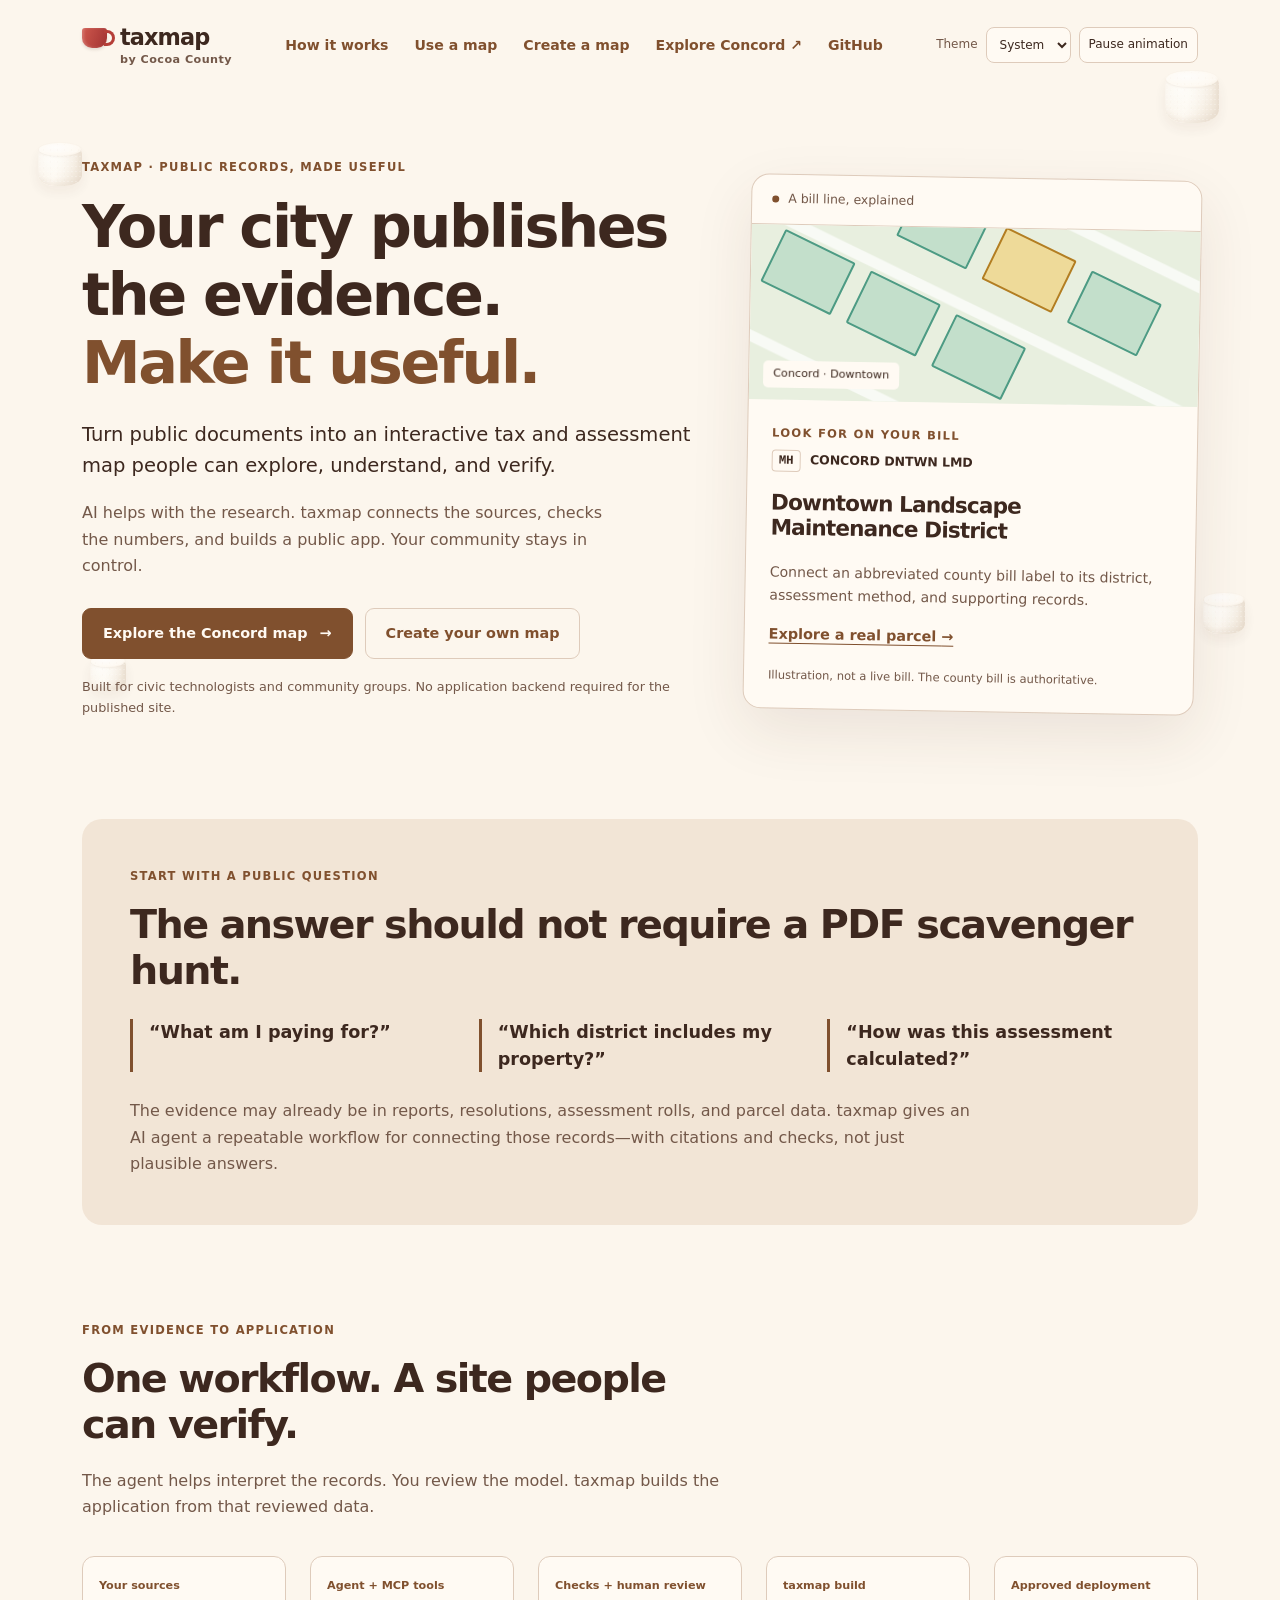
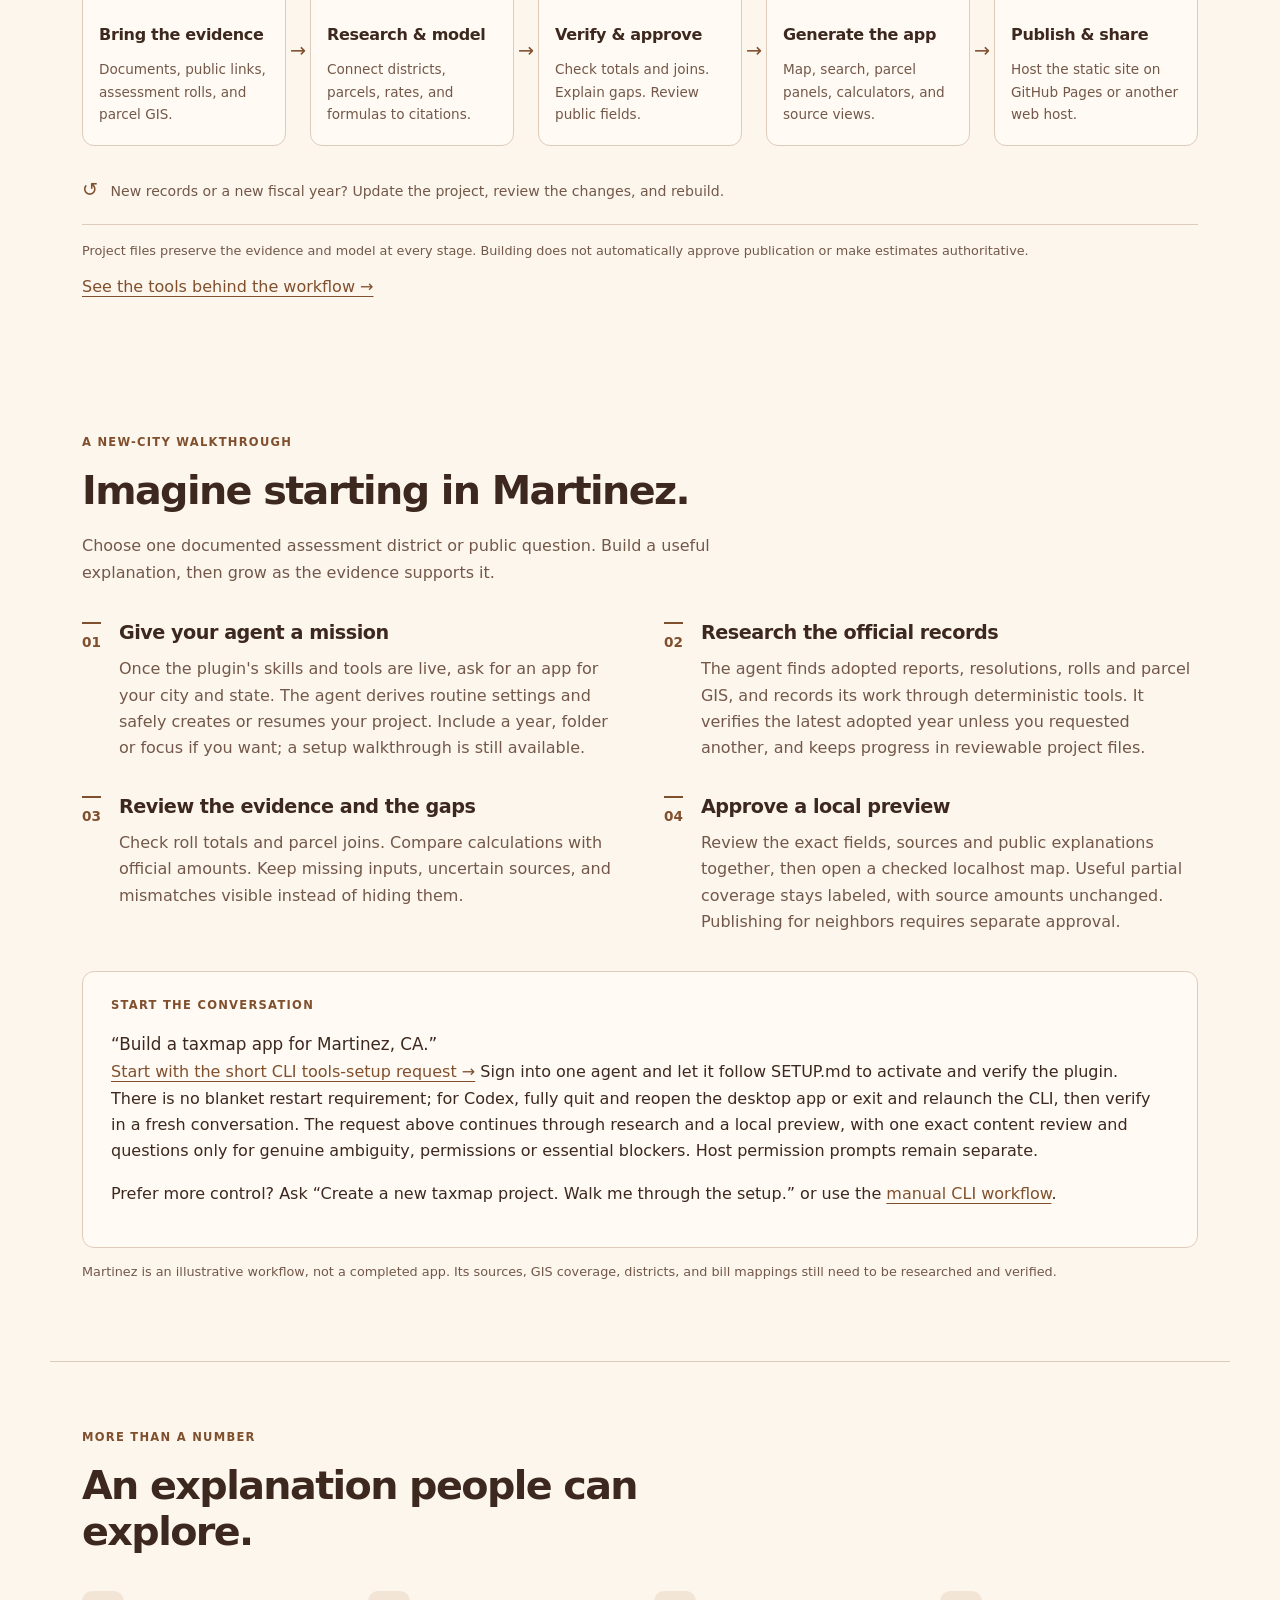
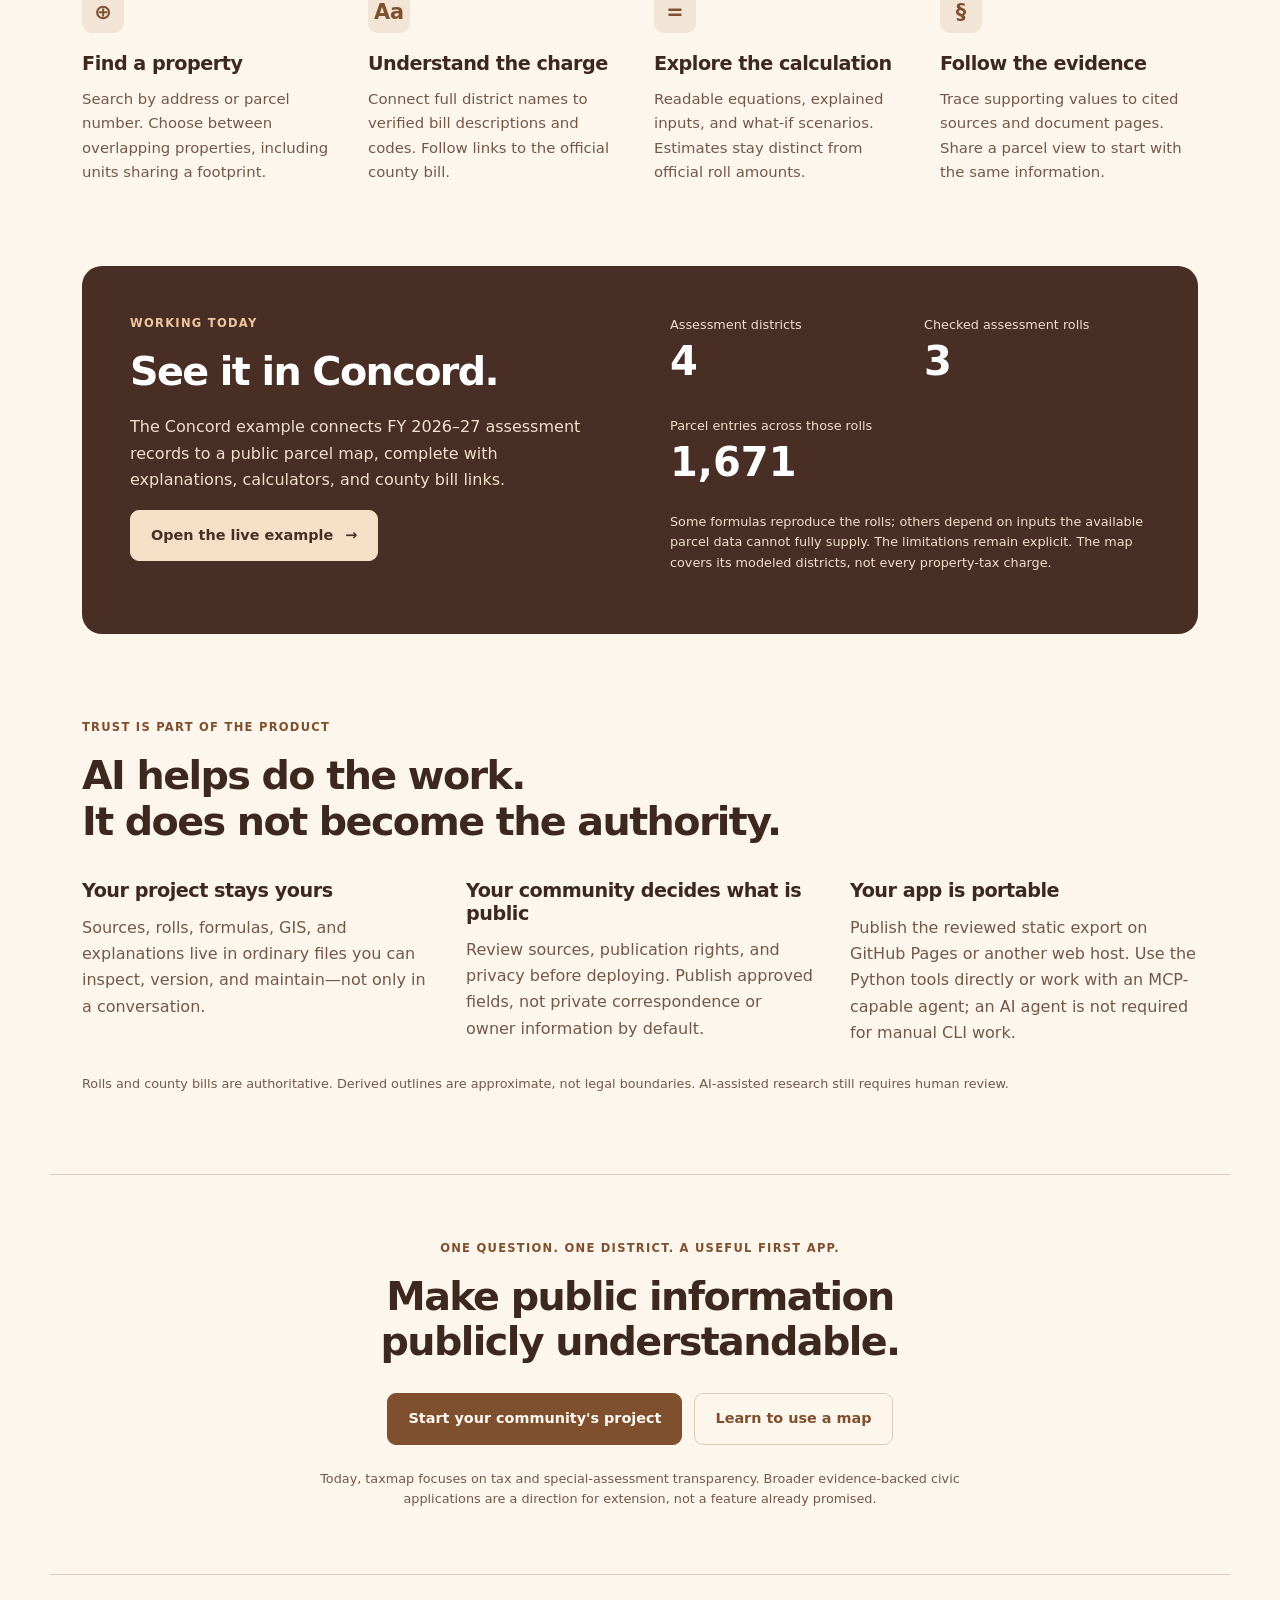
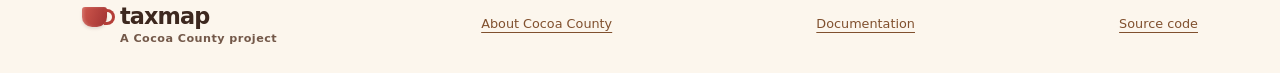
<file: website/index.html>
<!doctype html>
<html lang="en">
<head>
  <meta charset="utf-8">
  <meta name="viewport" content="width=device-width, initial-scale=1">
  <meta name="description" content="Turn public records into transparent tax and assessment maps. AI-assisted research, cited explanations, and a public app your community controls.">
  <meta name="theme-color" content="#fcf6ed">
  <title>taxmap | Public records, made useful</title>
  <link rel="icon" type="image/svg+xml" href="favicon.svg">
  <link rel="stylesheet" href="style.css?v=cocoa-4">
  <script src="theme.js?v=cocoa-2"></script>
</head>
<body>
  <a class="skip-link" href="#main">Skip to content</a>
  <header class="site-header">
    <a class="brand" href="./" aria-label="taxmap home">taxmap<small>by Cocoa County</small></a>
    <nav aria-label="Main navigation">
      <a href="#workflow">How it works</a>
      <a href="docs/use.html">Use a map</a>
      <a href="docs/create.html">Create a map</a>
      <a href="concord/">Explore Concord <span aria-hidden="true">&nearr;</span></a>
      <a class="nav-source" href="https://github.com/Cocoa-County/tax-map">GitHub</a>
    </nav>
  </header>
  <main id="main">
    <section class="hero">
      <div>
        <p class="eyebrow">taxmap &middot; Public records, made useful</p>
        <h1>Your city publishes the evidence.<br><em>Make it useful.</em></h1>
        <p class="lead">Turn public documents into an interactive tax and assessment map people can explore, understand, and verify.</p>
        <p class="hero-detail">AI helps with the research. taxmap connects the sources, checks the numbers, and builds a public app. Your community stays in control.</p>
        <div class="actions">
          <a class="button" href="concord/">Explore the Concord map <span aria-hidden="true">&rarr;</span></a>
          <a class="button secondary" href="docs/create.html">Create your own map</a>
        </div>
        <p class="fine">Built for civic technologists and community groups. No application backend required for the published site.</p>
      </div>
      <aside class="preview" aria-label="Example of an assessment explanation">
        <div class="preview-top"><span class="status-dot" aria-hidden="true"></span> A bill line, explained</div>
        <div class="map-art" aria-hidden="true">
          <span class="parcel p1"></span><span class="parcel p2"></span><span class="parcel p3"></span>
          <span class="parcel p4"></span><span class="parcel p5"></span><span class="parcel p6"></span>
          <span class="map-label">Concord &middot; Downtown</span>
        </div>
        <div class="preview-body">
          <p class="eyebrow">Look for on your bill</p>
          <p class="bill-name"><code>MH</code> CONCORD DNTWN LMD</p>
          <h2>Downtown Landscape Maintenance District</h2>
          <p>Connect an abbreviated county bill label to its district, assessment method, and supporting records.</p>
          <a href="concord/#apn=112101025">Explore a real parcel <span aria-hidden="true">&rarr;</span></a>
          <p class="fine">Illustration, not a live bill. The county bill is authoritative.</p>
        </div>
      </aside>
    </section>

    <section class="questions" aria-labelledby="questions-title">
      <p class="eyebrow">Start with a public question</p>
      <h2 id="questions-title">The answer should not require a PDF scavenger hunt.</h2>
      <div class="question-grid">
        <p>&ldquo;What am I paying for?&rdquo;</p>
        <p>&ldquo;Which district includes my property?&rdquo;</p>
        <p>&ldquo;How was this assessment calculated?&rdquo;</p>
      </div>
      <p>The evidence may already be in reports, resolutions, assessment rolls, and parcel data. taxmap gives an AI agent a repeatable workflow for connecting those records&mdash;with citations and checks, not just plausible answers.</p>
    </section>

    <section class="section workflow" id="workflow" aria-labelledby="workflow-title">
      <div class="section-heading">
        <p class="eyebrow">From evidence to application</p>
        <h2 id="workflow-title">One workflow. A site people can verify.</h2>
        <p>The agent helps interpret the records. You review the model. taxmap builds the application from that reviewed data.</p>
      </div>
      <ol class="workflow-diagram" aria-label="Five stages from public records to a published map">
        <li><span class="workflow-role">Your sources</span><h3>Bring the evidence</h3><p>Documents, public links, assessment rolls, and parcel GIS.</p></li>
        <li><span class="workflow-role">Agent + MCP tools</span><h3>Research &amp; model</h3><p>Connect districts, parcels, rates, and formulas to citations.</p></li>
        <li><span class="workflow-role">Checks + human review</span><h3>Verify &amp; approve</h3><p>Check totals and joins. Explain gaps. Review public fields.</p></li>
        <li><span class="workflow-role">taxmap build</span><h3>Generate the app</h3><p>Map, search, parcel panels, calculators, and source views.</p></li>
        <li><span class="workflow-role">Approved deployment</span><h3>Publish &amp; share</h3><p>Host the static site on GitHub Pages or another web host.</p></li>
      </ol>
      <p class="workflow-cycle"><span aria-hidden="true">&circlearrowleft;</span> New records or a new fiscal year? Update the project, review the changes, and rebuild.</p>
      <p class="fine">Project files preserve the evidence and model at every stage. Building does not automatically approve publication or make estimates authoritative.</p>
      <a href="docs/developers.html#workflow">See the tools behind the workflow &rarr;</a>
    </section>

    <section class="section" id="how-it-works" aria-labelledby="martinez-title">
      <div class="section-heading">
        <p class="eyebrow">A new-city walkthrough</p>
        <h2 id="martinez-title">Imagine starting in Martinez.</h2>
        <p>Choose one documented assessment district or public question. Build a useful explanation, then grow as the evidence supports it.</p>
      </div>
      <ol class="steps">
        <li><span class="step-number" aria-hidden="true">01</span><div><h3>Give your agent a mission</h3><p>Once the plugin's skills and tools are live, ask for an app for your city and state. The agent derives routine settings and safely creates or resumes your project. Include a year, folder or focus if you want; a setup walkthrough is still available.</p></div></li>
        <li><span class="step-number" aria-hidden="true">02</span><div><h3>Research the official records</h3><p>The agent finds adopted reports, resolutions, rolls and parcel GIS, and records its work through deterministic tools. It verifies the latest adopted year unless you requested another, and keeps progress in reviewable project files.</p></div></li>
        <li><span class="step-number" aria-hidden="true">03</span><div><h3>Review the evidence and the gaps</h3><p>Check roll totals and parcel joins. Compare calculations with official amounts. Keep missing inputs, uncertain sources, and mismatches visible instead of hiding them.</p></div></li>
        <li><span class="step-number" aria-hidden="true">04</span><div><h3>Approve a local preview</h3><p>Review the exact fields, sources and public explanations together, then open a checked localhost map. Useful partial coverage stays labeled, with source amounts unchanged. Publishing for neighbors requires separate approval.</p></div></li>
      </ol>
      <div class="agent-prompt">
        <p class="eyebrow">Start the conversation</p>
        <blockquote>&ldquo;Build a taxmap app for Martinez, CA.&rdquo;</blockquote>
        <p><a href="docs/community.html">Start with the short CLI tools-setup request &rarr;</a> Sign into one agent and let it follow SETUP.md to activate and verify the plugin. There is no blanket restart requirement; for Codex, fully quit and reopen the desktop app or exit and relaunch the CLI, then verify in a fresh conversation. The request above continues through research and a local preview, with one exact content review and questions only for genuine ambiguity, permissions or essential blockers. Host permission prompts remain separate.</p>
        <p>Prefer more control? Ask &ldquo;Create a new taxmap project. Walk me through the setup.&rdquo; or use the <a href="docs/developers.html">manual CLI workflow</a>.</p>
      </div>
      <p class="fine">Martinez is an illustrative workflow, not a completed app. Its sources, GIS coverage, districts, and bill mappings still need to be researched and verified.</p>
    </section>

    <section class="features section" aria-labelledby="features-title">
      <div class="section-heading"><p class="eyebrow">More than a number</p><h2 id="features-title">An explanation people can explore.</h2></div>
      <div class="feature-grid">
        <article><span class="feature-symbol" aria-hidden="true">&oplus;</span><h3>Find a property</h3><p>Search by address or parcel number. Choose between overlapping properties, including units sharing a footprint.</p></article>
        <article><span class="feature-symbol" aria-hidden="true">Aa</span><h3>Understand the charge</h3><p>Connect full district names to verified bill descriptions and codes. Follow links to the official county bill.</p></article>
        <article><span class="feature-symbol" aria-hidden="true">=</span><h3>Explore the calculation</h3><p>Readable equations, explained inputs, and what-if scenarios. Estimates stay distinct from official roll amounts.</p></article>
        <article><span class="feature-symbol" aria-hidden="true">&sect;</span><h3>Follow the evidence</h3><p>Trace supporting values to cited sources and document pages. Share a parcel view to start with the same information.</p></article>
      </div>
    </section>

    <section class="proof section" aria-labelledby="proof-title">
      <div><p class="eyebrow">Working today</p><h2 id="proof-title">See it in Concord.</h2><p>The Concord example connects FY 2026&ndash;27 assessment records to a public parcel map, complete with explanations, calculators, and county bill links.</p><a class="button" href="concord/">Open the live example <span aria-hidden="true">&rarr;</span></a></div>
      <div>
        <dl class="stats"><div><dt>Assessment districts</dt><dd>4</dd></div><div><dt>Checked assessment rolls</dt><dd>3</dd></div><div><dt>Parcel entries across those rolls</dt><dd>1,671</dd></div></dl>
        <p class="fine">Some formulas reproduce the rolls; others depend on inputs the available parcel data cannot fully supply. The limitations remain explicit. The map covers its modeled districts, not every property-tax charge.</p>
      </div>
    </section>

    <section class="section ownership" aria-labelledby="ownership-title">
      <p class="eyebrow">Trust is part of the product</p>
      <h2 id="ownership-title">AI helps do the work.<br>It does not become the authority.</h2>
      <div class="ownership-grid">
        <div><h3>Your project stays yours</h3><p>Sources, rolls, formulas, GIS, and explanations live in ordinary files you can inspect, version, and maintain&mdash;not only in a conversation.</p></div>
        <div><h3>Your community decides what is public</h3><p>Review sources, publication rights, and privacy before deploying. Publish approved fields, not private correspondence or owner information by default.</p></div>
        <div><h3>Your app is portable</h3><p>Publish the reviewed static export on GitHub Pages or another web host. Use the Python tools directly or work with an MCP-capable agent; an AI agent is not required for manual CLI work.</p></div>
      </div>
      <p class="fine">Rolls and county bills are authoritative. Derived outlines are approximate, not legal boundaries. AI-assisted research still requires human review.</p>
    </section>

    <section class="closing" aria-labelledby="closing-title">
      <p class="eyebrow">One question. One district. A useful first app.</p>
      <h2 id="closing-title">Make public information<br>publicly understandable.</h2>
      <div class="actions"><a class="button" href="docs/create.html">Start your community's project</a><a class="button secondary" href="docs/use.html">Learn to use a map</a></div>
      <p class="fine">Today, taxmap focuses on tax and special-assessment transparency. Broader evidence-backed civic applications are a direction for extension, not a feature already promised.</p>
    </section>
  </main>
  <footer><a class="brand" href="./">taxmap<small>A Cocoa County project</small></a><a href="https://github.com/Cocoa-County">About Cocoa County</a><a href="docs/">Documentation</a><a href="https://github.com/Cocoa-County/tax-map">Source code</a></footer>
</body>
</html>
</file>
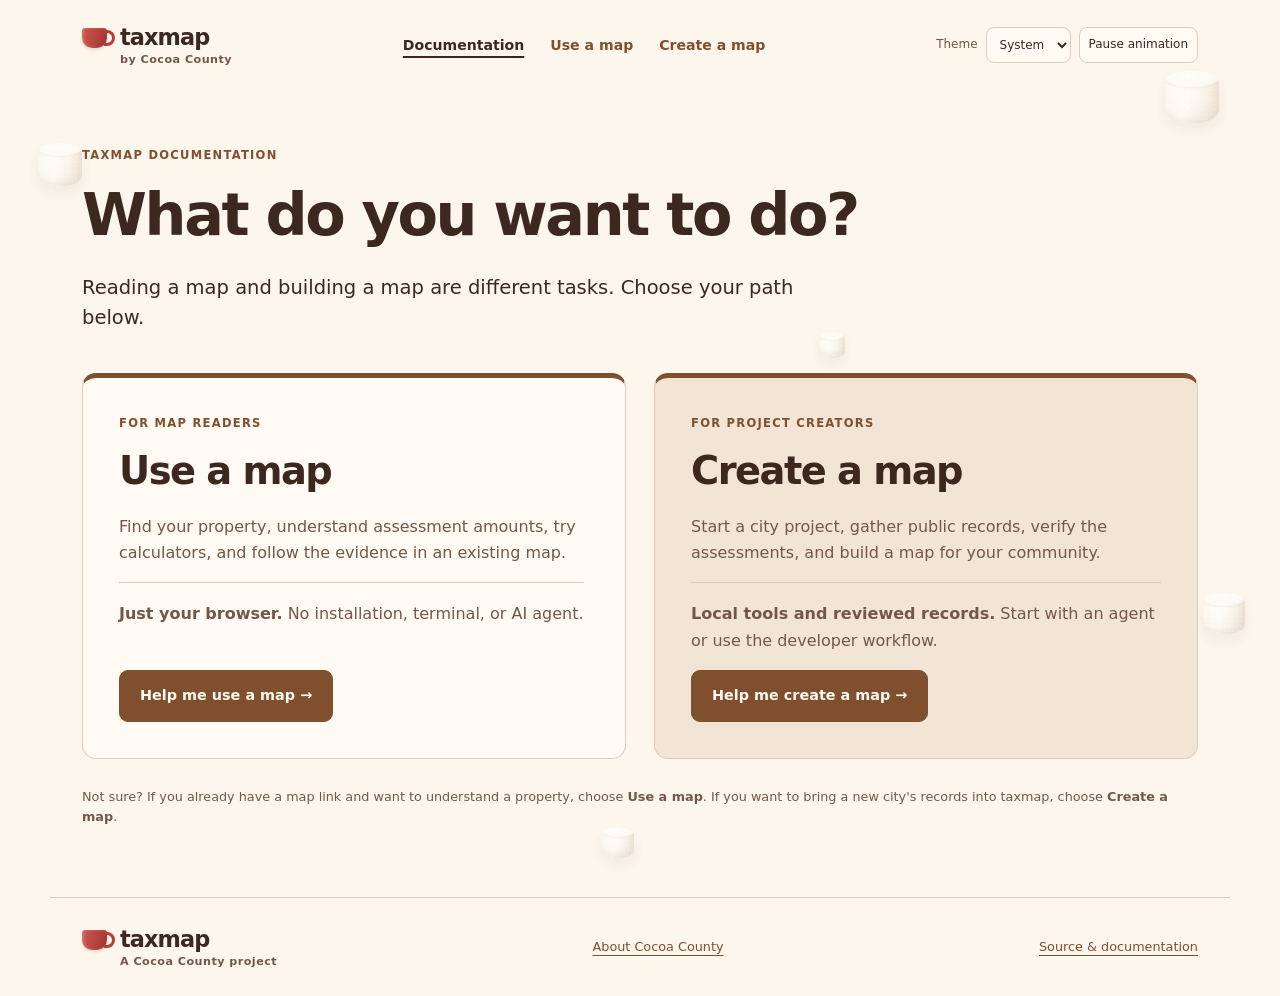
<file: website/docs/index.html>
<!doctype html>
<html lang="en">
<head><meta charset="utf-8"><meta name="viewport" content="width=device-width, initial-scale=1"><meta name="description" content="Choose your taxmap documentation: use an existing map or create a new map project."><title>Documentation | taxmap</title><link rel="icon" type="image/svg+xml" href="../favicon.svg"><link rel="stylesheet" href="../style.css?v=cocoa-3"><link rel="stylesheet" href="docs.css?v=cocoa-3"><script src="../theme.js?v=cocoa-2"></script></head>
<body>
<a class="skip-link" href="#main">Skip to content</a>
<header class="site-header"><a class="brand" href="../">taxmap<small>by Cocoa County</small></a><nav aria-label="Main navigation"><a href="./" aria-current="page">Documentation</a><a href="use.html">Use a map</a><a href="create.html">Create a map</a></nav></header>
<main id="main" class="docs-home">
  <p class="eyebrow">taxmap documentation</p><h1>What do you want to do?</h1>
  <p class="lead">Reading a map and building a map are different tasks. Choose your path below.</p>
  <div class="docs-paths">
    <section class="docs-path" aria-labelledby="use-title">
      <p class="eyebrow">For map readers</p><h2 id="use-title">Use a map</h2>
      <p>Find your property, understand assessment amounts, try calculators, and follow the evidence in an existing map.</p>
      <p class="path-requirement"><strong>Just your browser.</strong> No installation, terminal, or AI agent.</p>
      <a class="button" href="use.html">Help me use a map &rarr;</a>
    </section>
    <section class="docs-path docs-path-create" aria-labelledby="create-title">
      <p class="eyebrow">For project creators</p><h2 id="create-title">Create a map</h2>
      <p>Start a city project, gather public records, verify the assessments, and build a map for your community.</p>
      <p class="path-requirement"><strong>Local tools and reviewed records.</strong> Start with an agent or use the developer workflow.</p>
      <a class="button" href="create.html">Help me create a map &rarr;</a>
    </section>
  </div>
  <p class="fine">Not sure? If you already have a map link and want to understand a property, choose <strong>Use a map</strong>. If you want to bring a new city's records into taxmap, choose <strong>Create a map</strong>.</p>
</main>
<footer><a class="brand" href="../">taxmap<small>A Cocoa County project</small></a><a href="https://github.com/Cocoa-County">About Cocoa County</a><a href="https://github.com/Cocoa-County/tax-map">Source &amp; documentation</a></footer>
</body></html>
</file>
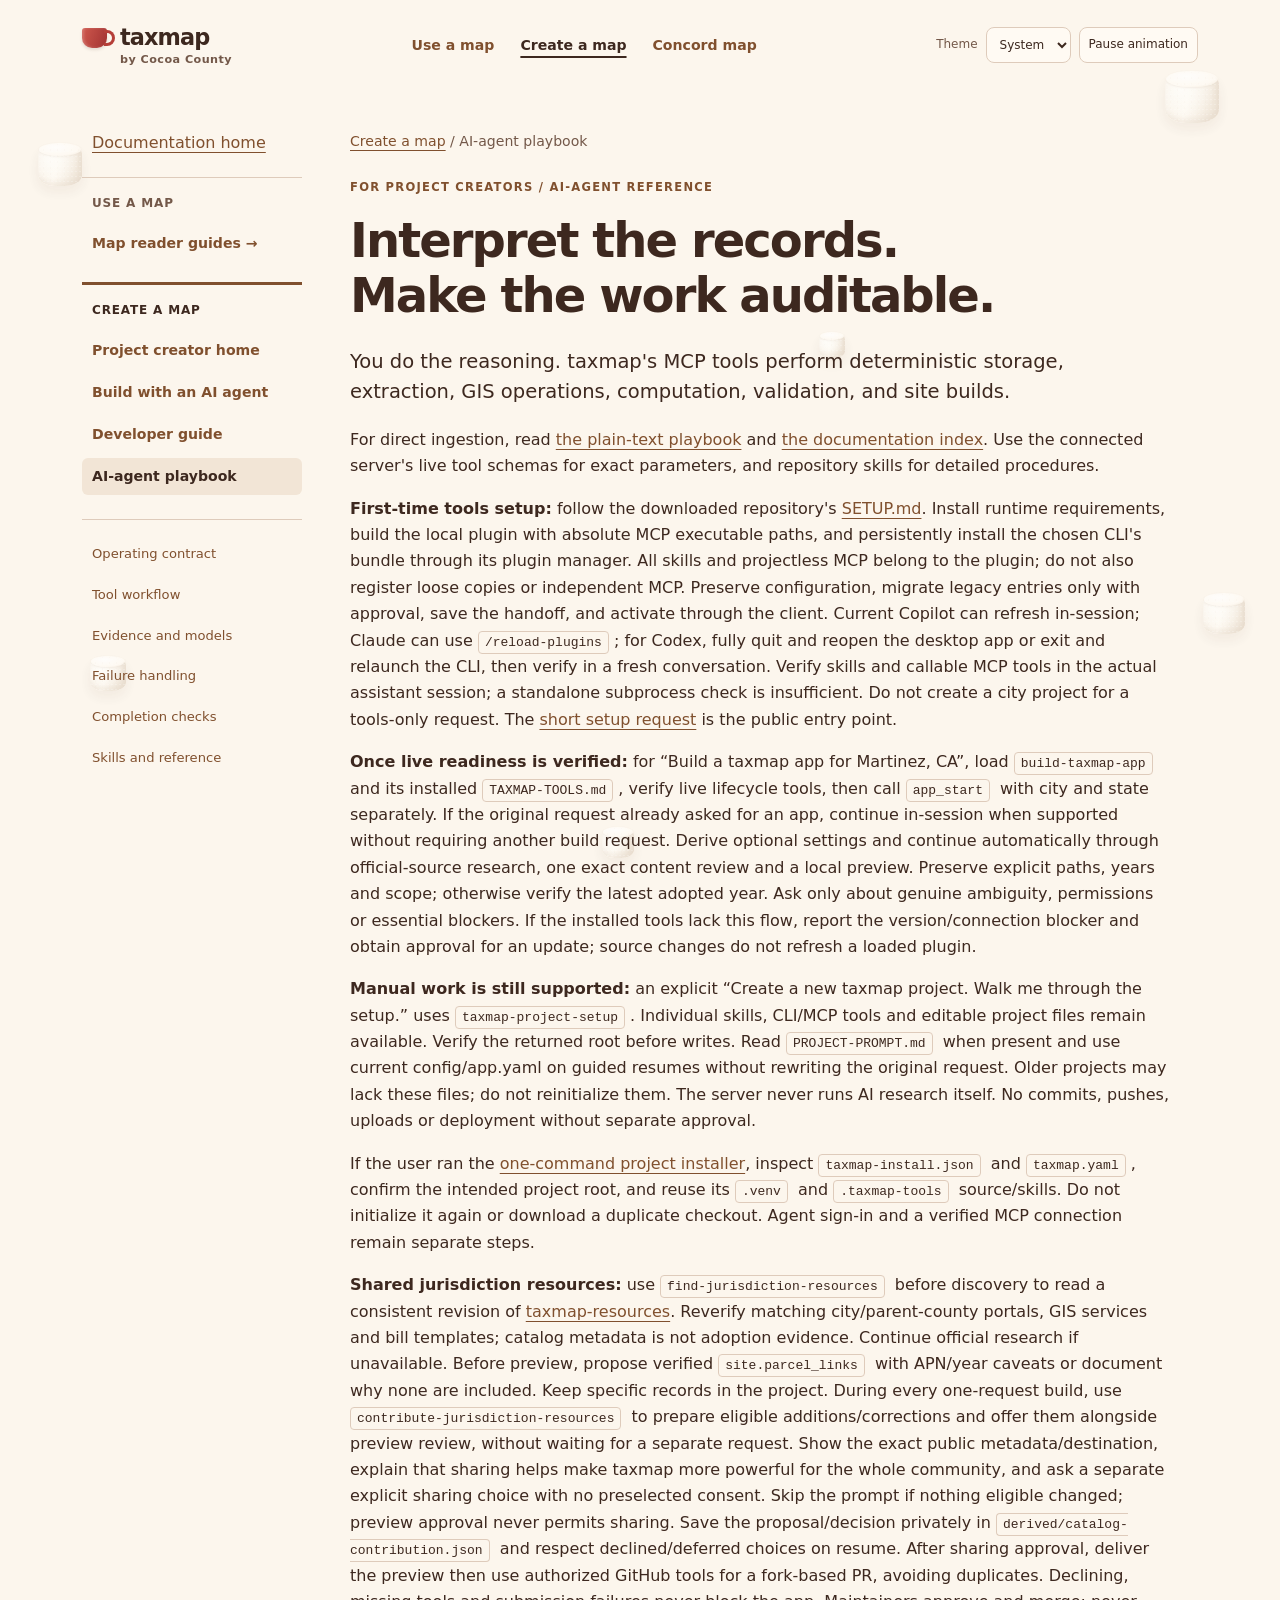
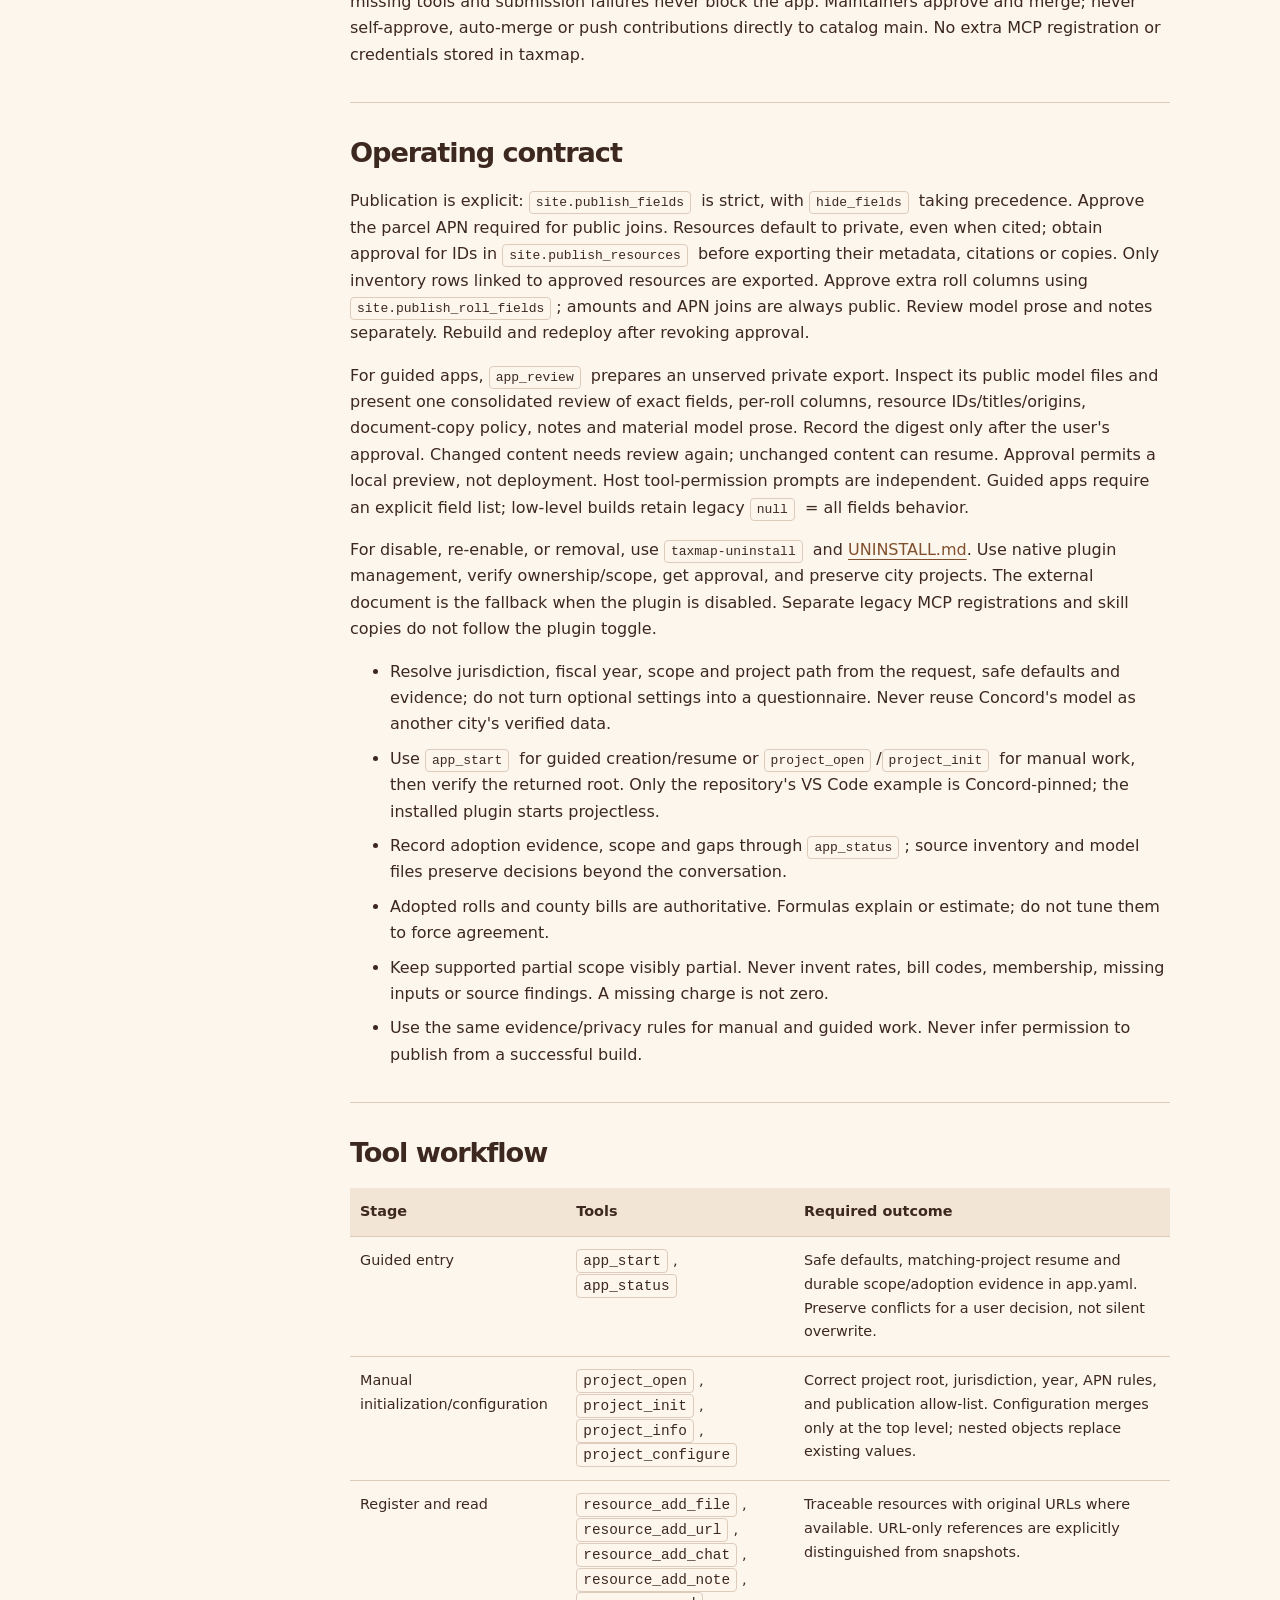
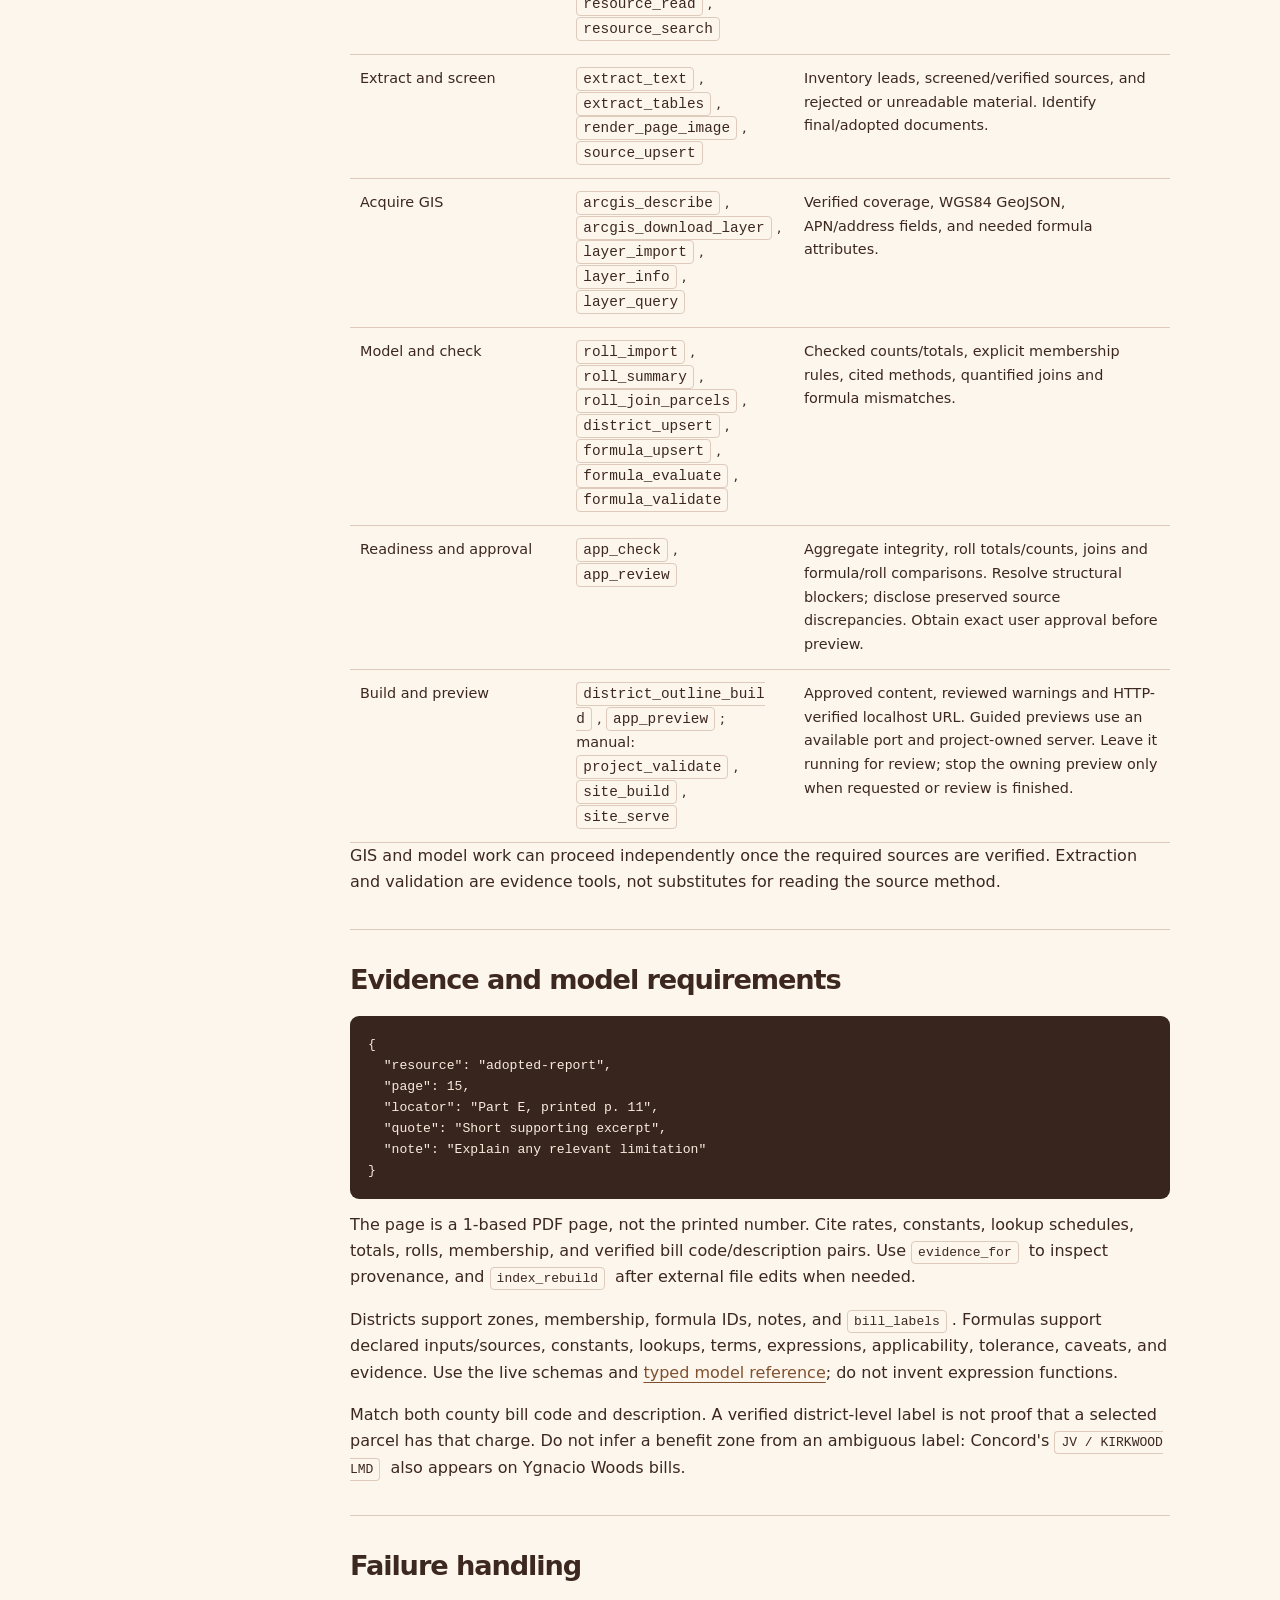
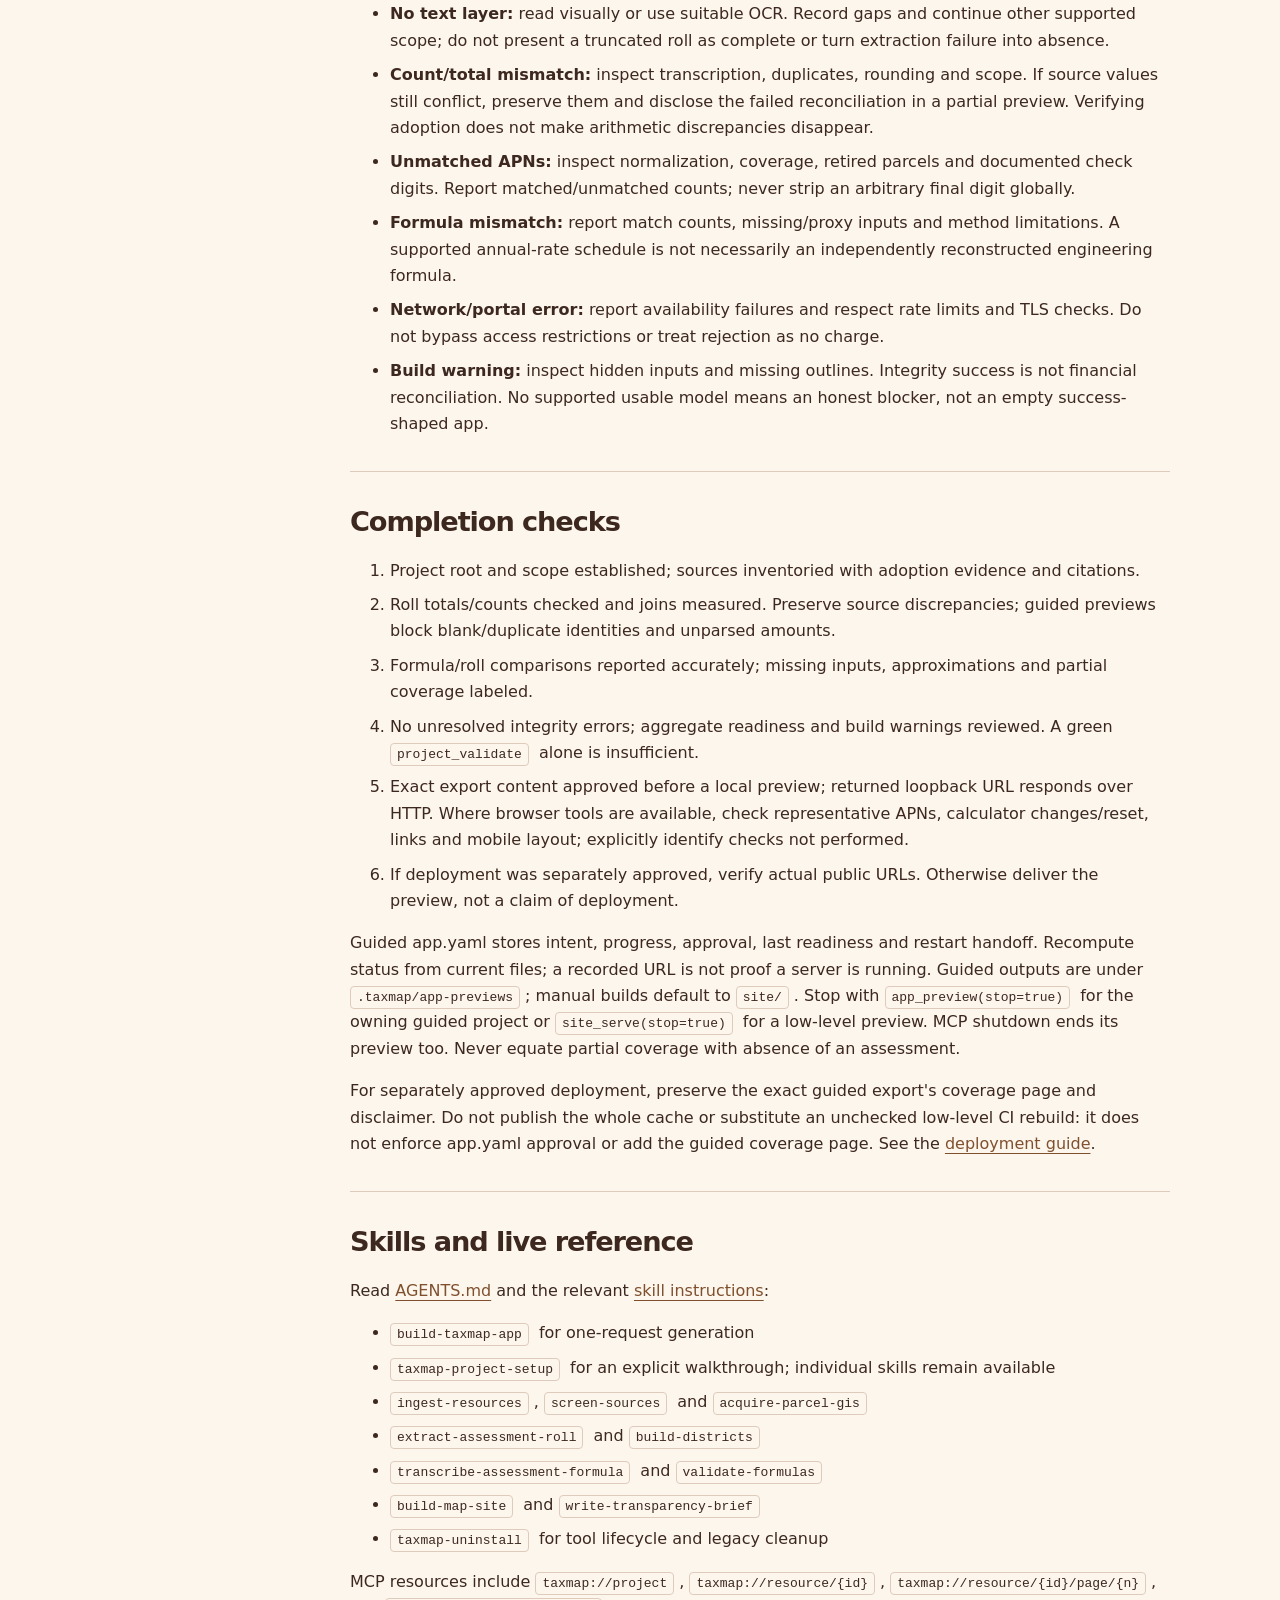
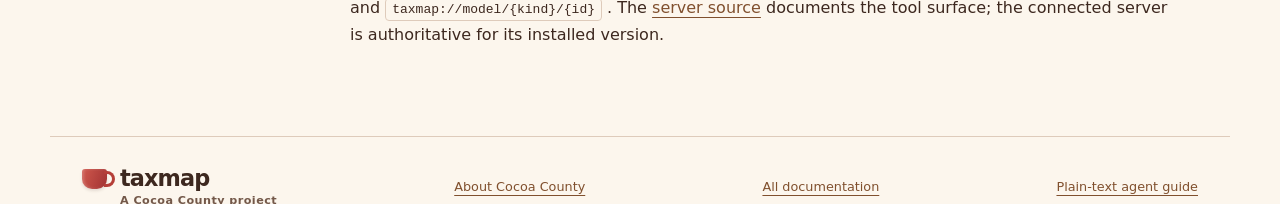
<file: website/docs/agents.html>
<!doctype html>
<html lang="en">
<head><meta charset="utf-8"><meta name="viewport" content="width=device-width, initial-scale=1"><meta name="description" content="A tool-oriented taxmap playbook for AI agents: evidence, MCP workflow, validation, and safe publication."><title>AI-agent playbook | taxmap</title><link rel="icon" type="image/svg+xml" href="../favicon.svg"><link rel="stylesheet" href="../style.css?v=cocoa-3"><link rel="stylesheet" href="docs.css?v=cocoa-3"><script src="../theme.js?v=cocoa-2"></script></head>
<body>
<a class="skip-link" href="#main">Skip to content</a>
<header class="site-header"><a class="brand" href="../">taxmap<small>by Cocoa County</small></a><nav aria-label="Main navigation"><a href="use.html">Use a map</a><a href="create.html" aria-current="location">Create a map</a><a href="../concord/">Concord map</a></nav></header>
<main id="main" class="docs-layout">
<aside class="docs-sidebar">
<a href="./">Documentation home</a>
<nav class="nav-group" aria-label="Use a map"><span class="nav-group-label">Use a map</span><a href="use.html">Map reader guides &rarr;</a></nav>
<nav class="nav-group nav-group-active" aria-label="Create a map"><span class="nav-group-label">Create a map</span><a href="create.html">Project creator home</a><a href="community.html">Build with an AI agent</a><a href="developers.html">Developer guide</a><a href="agents.html" aria-current="page">AI-agent playbook</a></nav>
<nav class="toc" aria-label="On this page"><a href="#contract">Operating contract</a><a href="#workflow">Tool workflow</a><a href="#evidence">Evidence and models</a><a href="#failures">Failure handling</a><a href="#done">Completion checks</a><a href="#reference">Skills and reference</a></nav></aside>
<article class="docs-article">
<p class="docs-breadcrumb"><a href="create.html">Create a map</a> / AI-agent playbook</p>
<p class="eyebrow">For project creators / AI-agent reference</p><h1>Interpret the records.<br>Make the work auditable.</h1>
<p class="lead">You do the reasoning. taxmap's MCP tools perform deterministic storage, extraction, GIS operations, computation, validation, and site builds.</p>
<p>For direct ingestion, read <a href="agents.txt">the plain-text playbook</a> and <a href="../llms.txt">the documentation index</a>. Use the connected server's live tool schemas for exact parameters, and repository skills for detailed procedures.</p>
<p><strong>First-time tools setup:</strong> follow the downloaded repository's <a href="https://github.com/Cocoa-County/tax-map/blob/main/SETUP.md">SETUP.md</a>. Install runtime requirements, build the local plugin with absolute MCP executable paths, and persistently install the chosen CLI's bundle through its plugin manager. All skills and projectless MCP belong to the plugin; do not also register loose copies or independent MCP. Preserve configuration, migrate legacy entries only with approval, save the handoff, and activate through the client. Current Copilot can refresh in-session; Claude can use <code>/reload-plugins</code>; for Codex, fully quit and reopen the desktop app or exit and relaunch the CLI, then verify in a fresh conversation. Verify skills and callable MCP tools in the actual assistant session; a standalone subprocess check is insufficient. Do not create a city project for a tools-only request. The <a href="community.html#prompt">short setup request</a> is the public entry point.</p>
<p><strong>Once live readiness is verified:</strong> for &ldquo;Build a taxmap app for Martinez, CA&rdquo;, load <code>build-taxmap-app</code> and its installed <code>TAXMAP-TOOLS.md</code>, verify live lifecycle tools, then call <code>app_start</code> with city and state separately. If the original request already asked for an app, continue in-session when supported without requiring another build request. Derive optional settings and continue automatically through official-source research, one exact content review and a local preview. Preserve explicit paths, years and scope; otherwise verify the latest adopted year. Ask only about genuine ambiguity, permissions or essential blockers. If the installed tools lack this flow, report the version/connection blocker and obtain approval for an update; source changes do not refresh a loaded plugin.</p>
<p><strong>Manual work is still supported:</strong> an explicit &ldquo;Create a new taxmap project. Walk me through the setup.&rdquo; uses <code>taxmap-project-setup</code>. Individual skills, CLI/MCP tools and editable project files remain available. Verify the returned root before writes. Read <code>PROJECT-PROMPT.md</code> when present and use current config/app.yaml on guided resumes without rewriting the original request. Older projects may lack these files; do not reinitialize them. The server never runs AI research itself. No commits, pushes, uploads or deployment without separate approval.</p>
<p>If the user ran the <a href="community.html#project-install">one-command project installer</a>, inspect <code>taxmap-install.json</code> and <code>taxmap.yaml</code>, confirm the intended project root, and reuse its <code>.venv</code> and <code>.taxmap-tools</code> source/skills. Do not initialize it again or download a duplicate checkout. Agent sign-in and a verified MCP connection remain separate steps.</p>
<p><strong>Shared jurisdiction resources:</strong> use <code>find-jurisdiction-resources</code> before discovery to read a consistent revision of <a href="https://github.com/Cocoa-County/taxmap-resources">taxmap-resources</a>. Reverify matching city/parent-county portals, GIS services and bill templates; catalog metadata is not adoption evidence. Continue official research if unavailable. Before preview, propose verified <code>site.parcel_links</code> with APN/year caveats or document why none are included. Keep specific records in the project. During every one-request build, use <code>contribute-jurisdiction-resources</code> to prepare eligible additions/corrections and offer them alongside preview review, without waiting for a separate request. Show the exact public metadata/destination, explain that sharing helps make taxmap more powerful for the whole community, and ask a separate explicit sharing choice with no preselected consent. Skip the prompt if nothing eligible changed; preview approval never permits sharing. Save the proposal/decision privately in <code>derived/catalog-contribution.json</code> and respect declined/deferred choices on resume. After sharing approval, deliver the preview then use authorized GitHub tools for a fork-based PR, avoiding duplicates. Declining, missing tools and submission failures never block the app. Maintainers approve and merge; never self-approve, auto-merge or push contributions directly to catalog main. No extra MCP registration or credentials stored in taxmap.</p>
<section id="contract"><h2>Operating contract</h2>
<p>Publication is explicit: <code>site.publish_fields</code> is strict, with <code>hide_fields</code> taking precedence. Approve the parcel APN required for public joins. Resources default to private, even when cited; obtain approval for IDs in <code>site.publish_resources</code> before exporting their metadata, citations or copies. Only inventory rows linked to approved resources are exported. Approve extra roll columns using <code>site.publish_roll_fields</code>; amounts and APN joins are always public. Review model prose and notes separately. Rebuild and redeploy after revoking approval.</p>
<p>For guided apps, <code>app_review</code> prepares an unserved private export. Inspect its public model files and present one consolidated review of exact fields, per-roll columns, resource IDs/titles/origins, document-copy policy, notes and material model prose. Record the digest only after the user's approval. Changed content needs review again; unchanged content can resume. Approval permits a local preview, not deployment. Host tool-permission prompts are independent. Guided apps require an explicit field list; low-level builds retain legacy <code>null</code> = all fields behavior.</p>
<p>For disable, re-enable, or removal, use <code>taxmap-uninstall</code> and <a href="https://github.com/Cocoa-County/tax-map/blob/main/UNINSTALL.md">UNINSTALL.md</a>. Use native plugin management, verify ownership/scope, get approval, and preserve city projects. The external document is the fallback when the plugin is disabled. Separate legacy MCP registrations and skill copies do not follow the plugin toggle.</p>
<ul><li>Resolve jurisdiction, fiscal year, scope and project path from the request, safe defaults and evidence; do not turn optional settings into a questionnaire. Never reuse Concord's model as another city's verified data.</li><li>Use <code>app_start</code> for guided creation/resume or <code>project_open</code>/<code>project_init</code> for manual work, then verify the returned root. Only the repository's VS Code example is Concord-pinned; the installed plugin starts projectless.</li><li>Record adoption evidence, scope and gaps through <code>app_status</code>; source inventory and model files preserve decisions beyond the conversation.</li><li>Adopted rolls and county bills are authoritative. Formulas explain or estimate; do not tune them to force agreement.</li><li>Keep supported partial scope visibly partial. Never invent rates, bill codes, membership, missing inputs or source findings. A missing charge is not zero.</li><li>Use the same evidence/privacy rules for manual and guided work. Never infer permission to publish from a successful build.</li></ul></section>
<section id="workflow"><h2>Tool workflow</h2>
<div class="table-scroll"><table><thead><tr><th>Stage</th><th>Tools</th><th>Required outcome</th></tr></thead><tbody>
<tr><td>Guided entry</td><td><code>app_start</code>, <code>app_status</code></td><td>Safe defaults, matching-project resume and durable scope/adoption evidence in app.yaml. Preserve conflicts for a user decision, not silent overwrite.</td></tr>
<tr><td>Manual initialization/configuration</td><td><code>project_open</code>, <code>project_init</code>, <code>project_info</code>, <code>project_configure</code></td><td>Correct project root, jurisdiction, year, APN rules, and publication allow-list. Configuration merges only at the top level; nested objects replace existing values.</td></tr>
<tr><td>Register and read</td><td><code>resource_add_file</code>, <code>resource_add_url</code>, <code>resource_add_chat</code>, <code>resource_add_note</code>, <code>resource_read</code>, <code>resource_search</code></td><td>Traceable resources with original URLs where available. URL-only references are explicitly distinguished from snapshots.</td></tr>
<tr><td>Extract and screen</td><td><code>extract_text</code>, <code>extract_tables</code>, <code>render_page_image</code>, <code>source_upsert</code></td><td>Inventory leads, screened/verified sources, and rejected or unreadable material. Identify final/adopted documents.</td></tr>
<tr><td>Acquire GIS</td><td><code>arcgis_describe</code>, <code>arcgis_download_layer</code>, <code>layer_import</code>, <code>layer_info</code>, <code>layer_query</code></td><td>Verified coverage, WGS84 GeoJSON, APN/address fields, and needed formula attributes.</td></tr>
<tr><td>Model and check</td><td><code>roll_import</code>, <code>roll_summary</code>, <code>roll_join_parcels</code>, <code>district_upsert</code>, <code>formula_upsert</code>, <code>formula_evaluate</code>, <code>formula_validate</code></td><td>Checked counts/totals, explicit membership rules, cited methods, quantified joins and formula mismatches.</td></tr>
<tr><td>Readiness and approval</td><td><code>app_check</code>, <code>app_review</code></td><td>Aggregate integrity, roll totals/counts, joins and formula/roll comparisons. Resolve structural blockers; disclose preserved source discrepancies. Obtain exact user approval before preview.</td></tr>
<tr><td>Build and preview</td><td><code>district_outline_build</code>, <code>app_preview</code>; manual: <code>project_validate</code>, <code>site_build</code>, <code>site_serve</code></td><td>Approved content, reviewed warnings and HTTP-verified localhost URL. Guided previews use an available port and project-owned server. Leave it running for review; stop the owning preview only when requested or review is finished.</td></tr>
</tbody></table></div>
<p>GIS and model work can proceed independently once the required sources are verified. Extraction and validation are evidence tools, not substitutes for reading the source method.</p></section>
<section id="evidence"><h2>Evidence and model requirements</h2>
<pre><code>{
  "resource": "adopted-report",
  "page": 15,
  "locator": "Part E, printed p. 11",
  "quote": "Short supporting excerpt",
  "note": "Explain any relevant limitation"
}</code></pre>
<p>The page is a 1-based PDF page, not the printed number. Cite rates, constants, lookup schedules, totals, rolls, membership, and verified bill code/description pairs. Use <code>evidence_for</code> to inspect provenance, and <code>index_rebuild</code> after external file edits when needed.</p>
<p>Districts support zones, membership, formula IDs, notes, and <code>bill_labels</code>. Formulas support declared inputs/sources, constants, lookups, terms, expressions, applicability, tolerance, caveats, and evidence. Use the live schemas and <a href="https://github.com/Cocoa-County/tax-map/blob/main/src/taxmap/domain/models.py">typed model reference</a>; do not invent expression functions.</p>
<p>Match both county bill code and description. A verified district-level label is not proof that a selected parcel has that charge. Do not infer a benefit zone from an ambiguous label: Concord's <code>JV / KIRKWOOD LMD</code> also appears on Ygnacio Woods bills.</p></section>
<section id="failures"><h2>Failure handling</h2>
<ul><li><strong>No text layer:</strong> read visually or use suitable OCR. Record gaps and continue other supported scope; do not present a truncated roll as complete or turn extraction failure into absence.</li><li><strong>Count/total mismatch:</strong> inspect transcription, duplicates, rounding and scope. If source values still conflict, preserve them and disclose the failed reconciliation in a partial preview. Verifying adoption does not make arithmetic discrepancies disappear.</li><li><strong>Unmatched APNs:</strong> inspect normalization, coverage, retired parcels and documented check digits. Report matched/unmatched counts; never strip an arbitrary final digit globally.</li><li><strong>Formula mismatch:</strong> report match counts, missing/proxy inputs and method limitations. A supported annual-rate schedule is not necessarily an independently reconstructed engineering formula.</li><li><strong>Network/portal error:</strong> report availability failures and respect rate limits and TLS checks. Do not bypass access restrictions or treat rejection as no charge.</li><li><strong>Build warning:</strong> inspect hidden inputs and missing outlines. Integrity success is not financial reconciliation. No supported usable model means an honest blocker, not an empty success-shaped app.</li></ul></section>
<section id="done"><h2>Completion checks</h2>
<ol><li>Project root and scope established; sources inventoried with adoption evidence and citations.</li><li>Roll totals/counts checked and joins measured. Preserve source discrepancies; guided previews block blank/duplicate identities and unparsed amounts.</li><li>Formula/roll comparisons reported accurately; missing inputs, approximations and partial coverage labeled.</li><li>No unresolved integrity errors; aggregate readiness and build warnings reviewed. A green <code>project_validate</code> alone is insufficient.</li><li>Exact export content approved before a local preview; returned loopback URL responds over HTTP. Where browser tools are available, check representative APNs, calculator changes/reset, links and mobile layout; explicitly identify checks not performed.</li><li>If deployment was separately approved, verify actual public URLs. Otherwise deliver the preview, not a claim of deployment.</li></ol>
<p>Guided app.yaml stores intent, progress, approval, last readiness and restart handoff. Recompute status from current files; a recorded URL is not proof a server is running. Guided outputs are under <code>.taxmap/app-previews</code>; manual builds default to <code>site/</code>. Stop with <code>app_preview(stop=true)</code> for the owning guided project or <code>site_serve(stop=true)</code> for a low-level preview. MCP shutdown ends its preview too. Never equate partial coverage with absence of an assessment.</p>
<p>For separately approved deployment, preserve the exact guided export's coverage page and disclaimer. Do not publish the whole cache or substitute an unchecked low-level CI rebuild: it does not enforce app.yaml approval or add the guided coverage page. See the <a href="developers.html#deploy">deployment guide</a>.</p></section>
<section id="reference"><h2>Skills and live reference</h2>
<p>Read <a href="https://github.com/Cocoa-County/tax-map/blob/main/AGENTS.md">AGENTS.md</a> and the relevant <a href="https://github.com/Cocoa-County/tax-map/tree/main/skills">skill instructions</a>:</p>
<ul><li><code>build-taxmap-app</code> for one-request generation</li><li><code>taxmap-project-setup</code> for an explicit walkthrough; individual skills remain available</li><li><code>ingest-resources</code>, <code>screen-sources</code> and <code>acquire-parcel-gis</code></li><li><code>extract-assessment-roll</code> and <code>build-districts</code></li><li><code>transcribe-assessment-formula</code> and <code>validate-formulas</code></li><li><code>build-map-site</code> and <code>write-transparency-brief</code></li><li><code>taxmap-uninstall</code> for tool lifecycle and legacy cleanup</li></ul>
<p>MCP resources include <code>taxmap://project</code>, <code>taxmap://resource/{id}</code>, <code>taxmap://resource/{id}/page/{n}</code>, and <code>taxmap://model/{kind}/{id}</code>. The <a href="https://github.com/Cocoa-County/tax-map/blob/main/src/taxmap/mcp/server.py">server source</a> documents the tool surface; the connected server is authoritative for its installed version.</p></section>
</article></main><footer><a class="brand" href="../">taxmap<small>A Cocoa County project</small></a><a href="https://github.com/Cocoa-County">About Cocoa County</a><a href="./">All documentation</a><a href="agents.txt">Plain-text agent guide</a></footer>
</body></html>
</file>
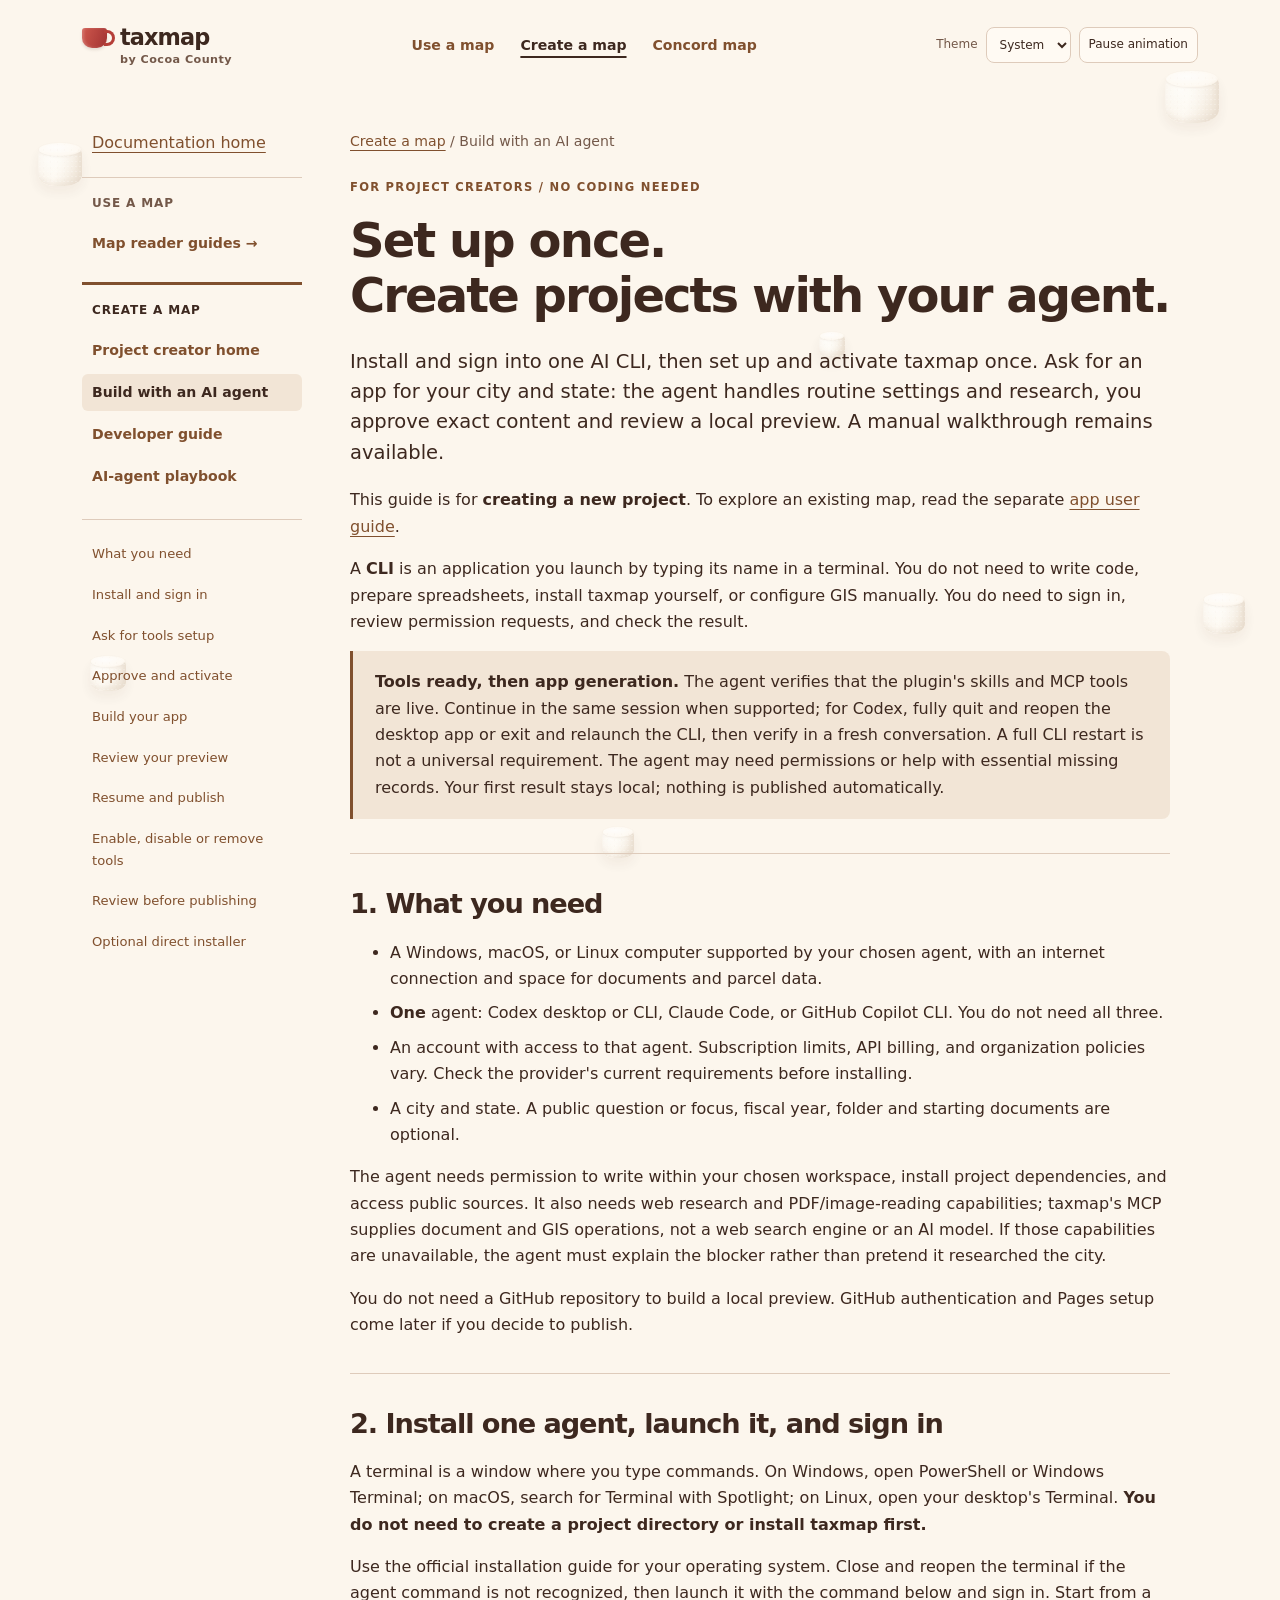
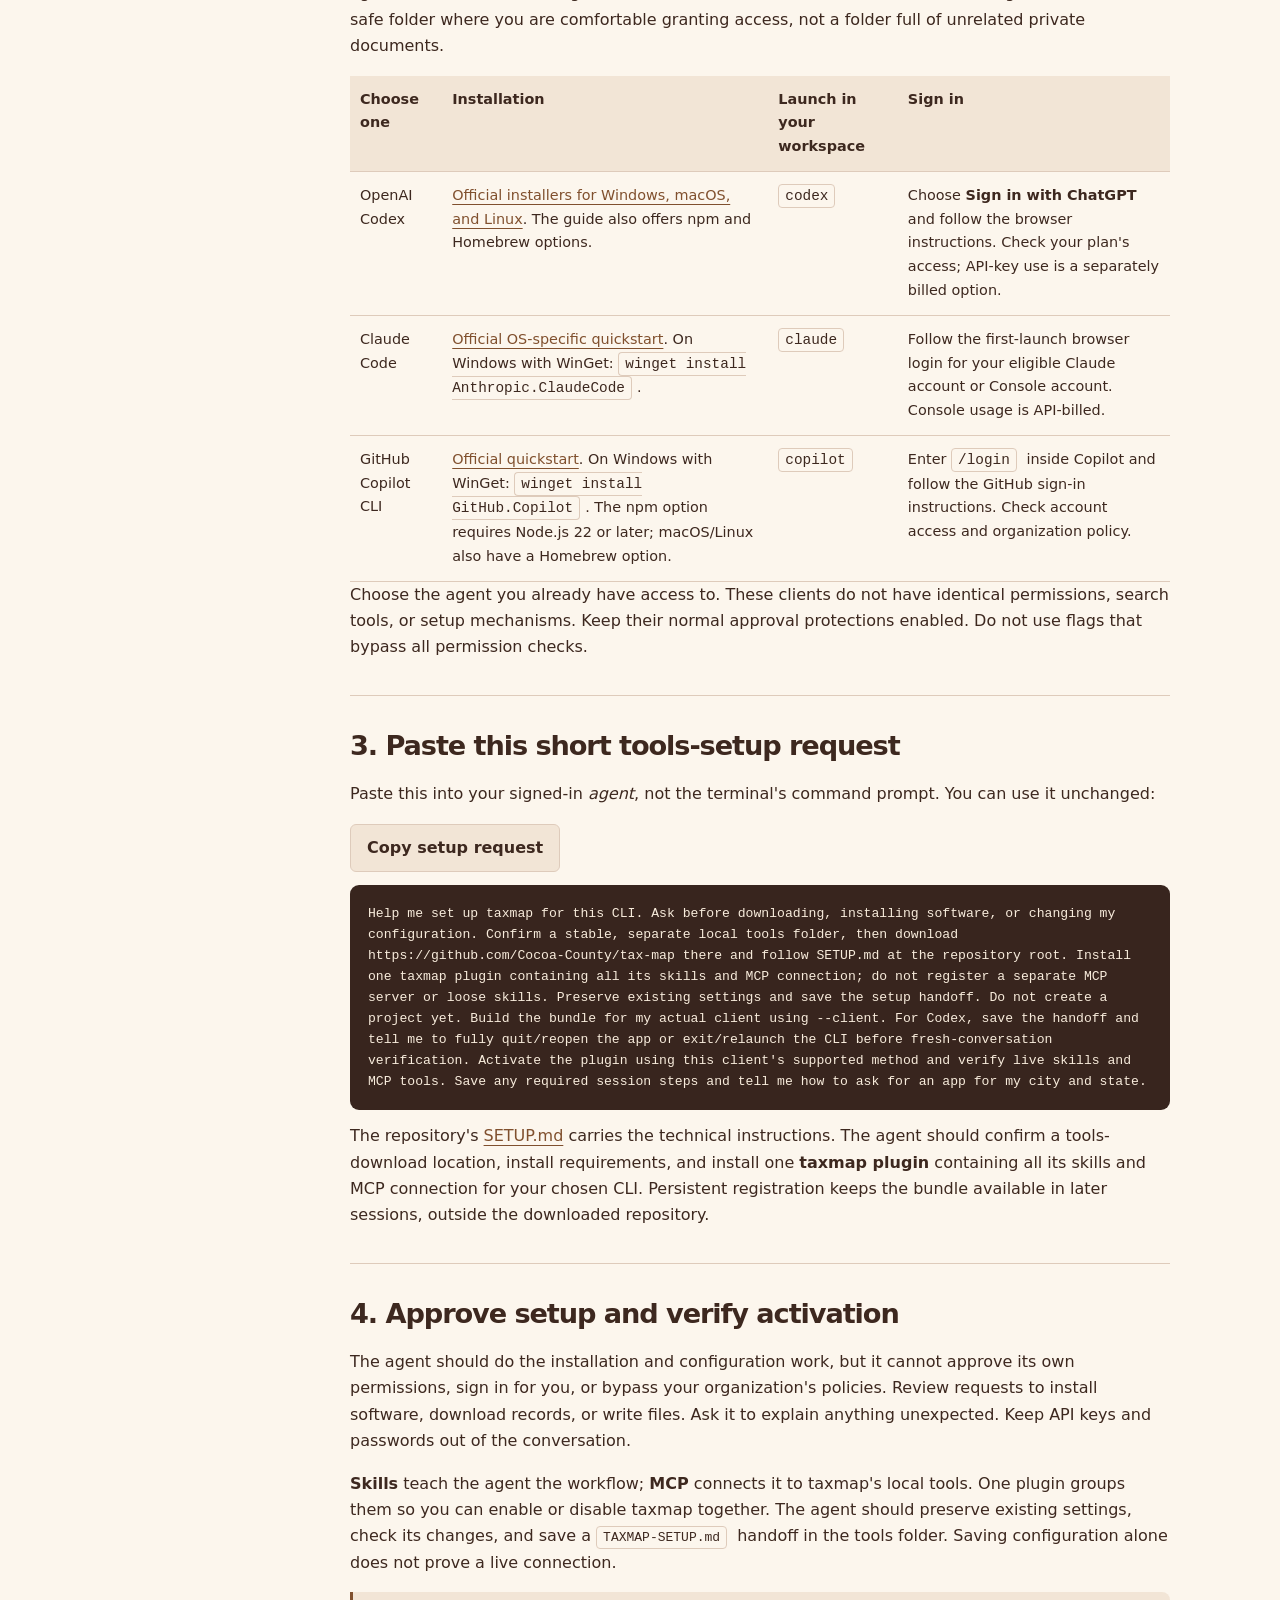
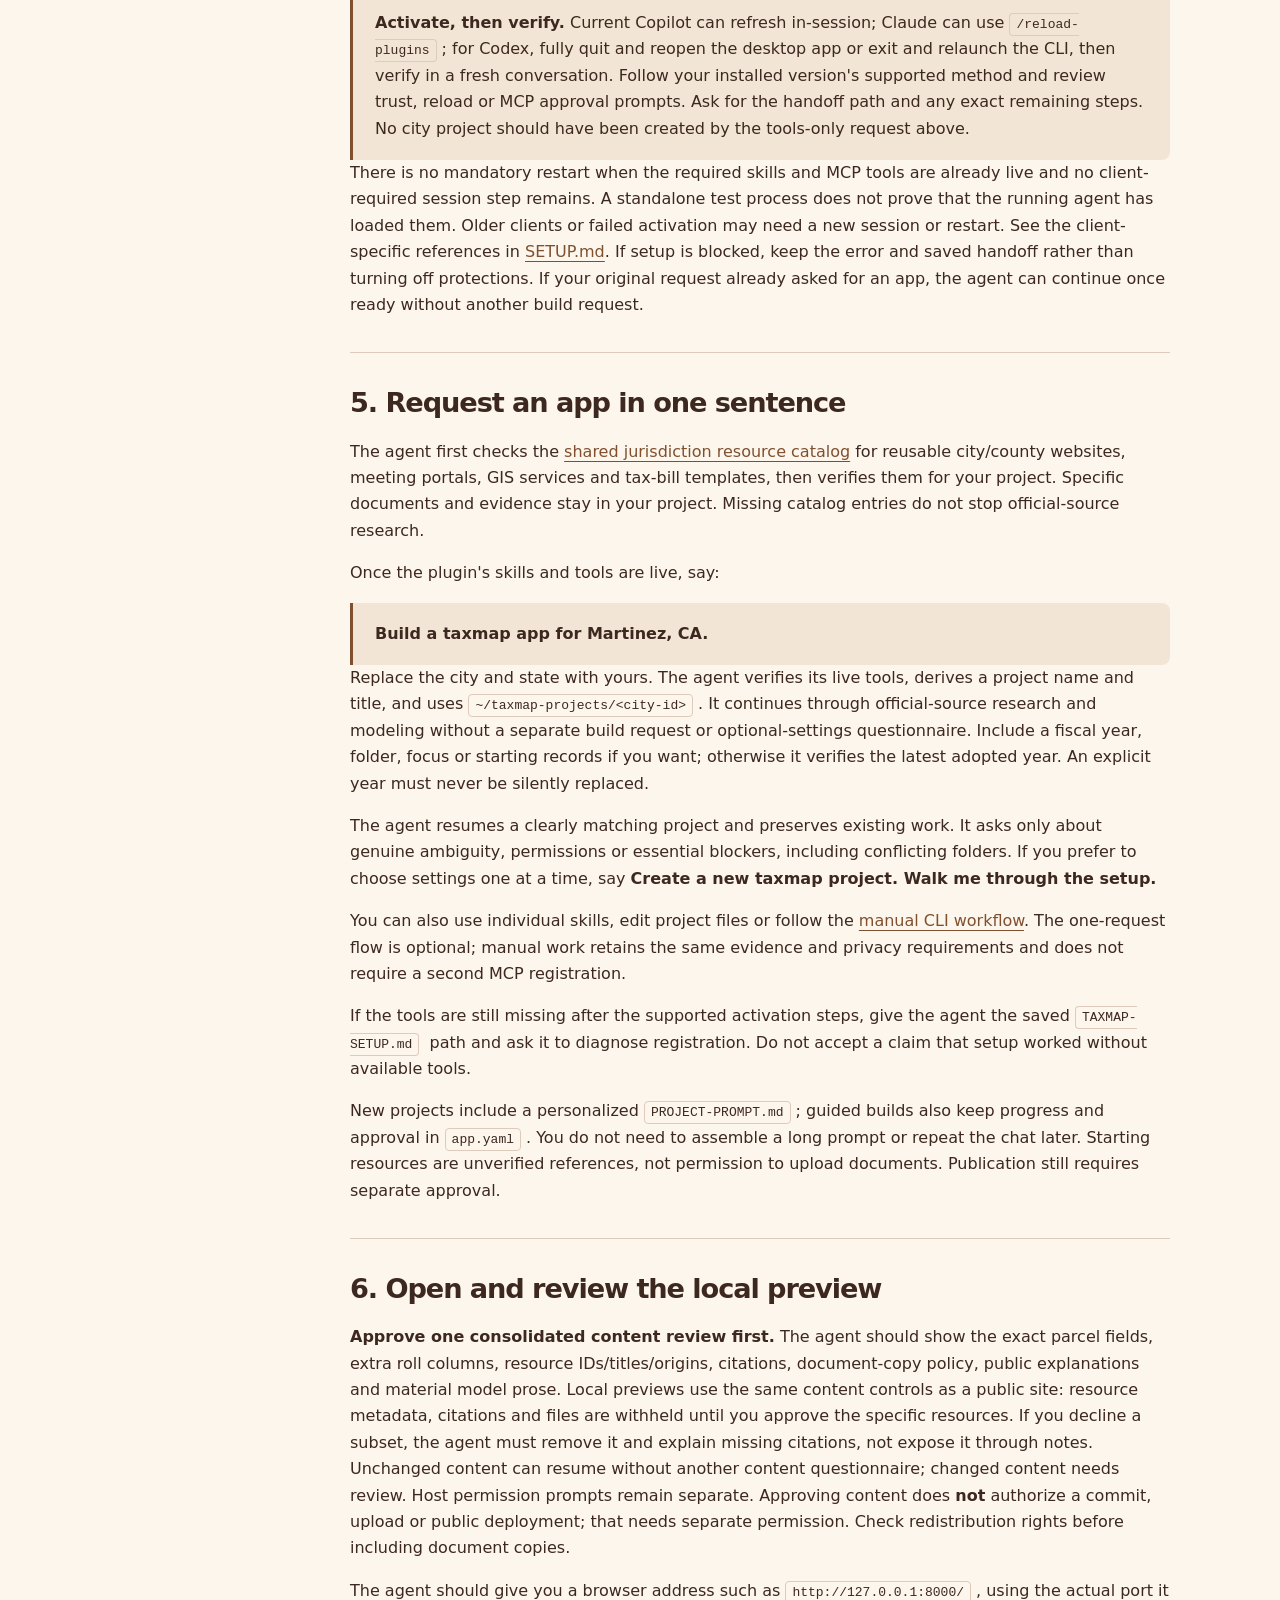
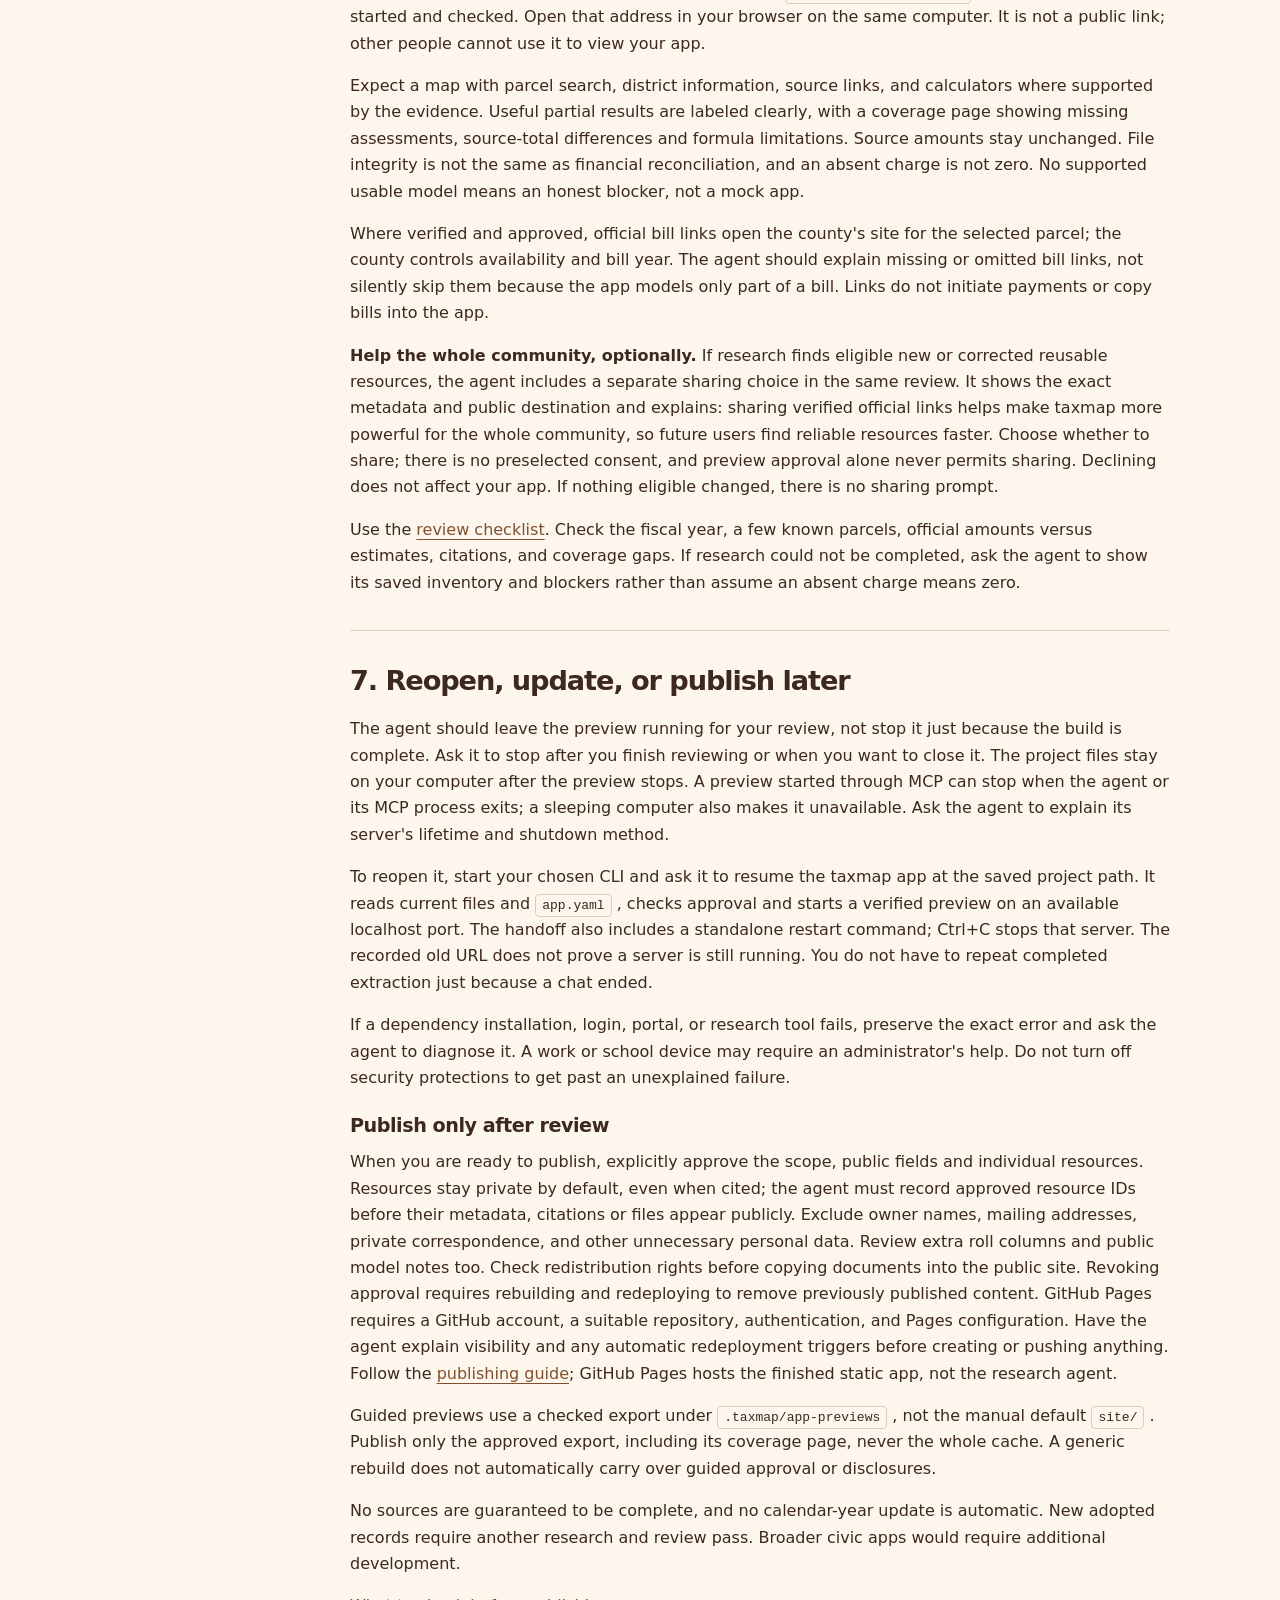
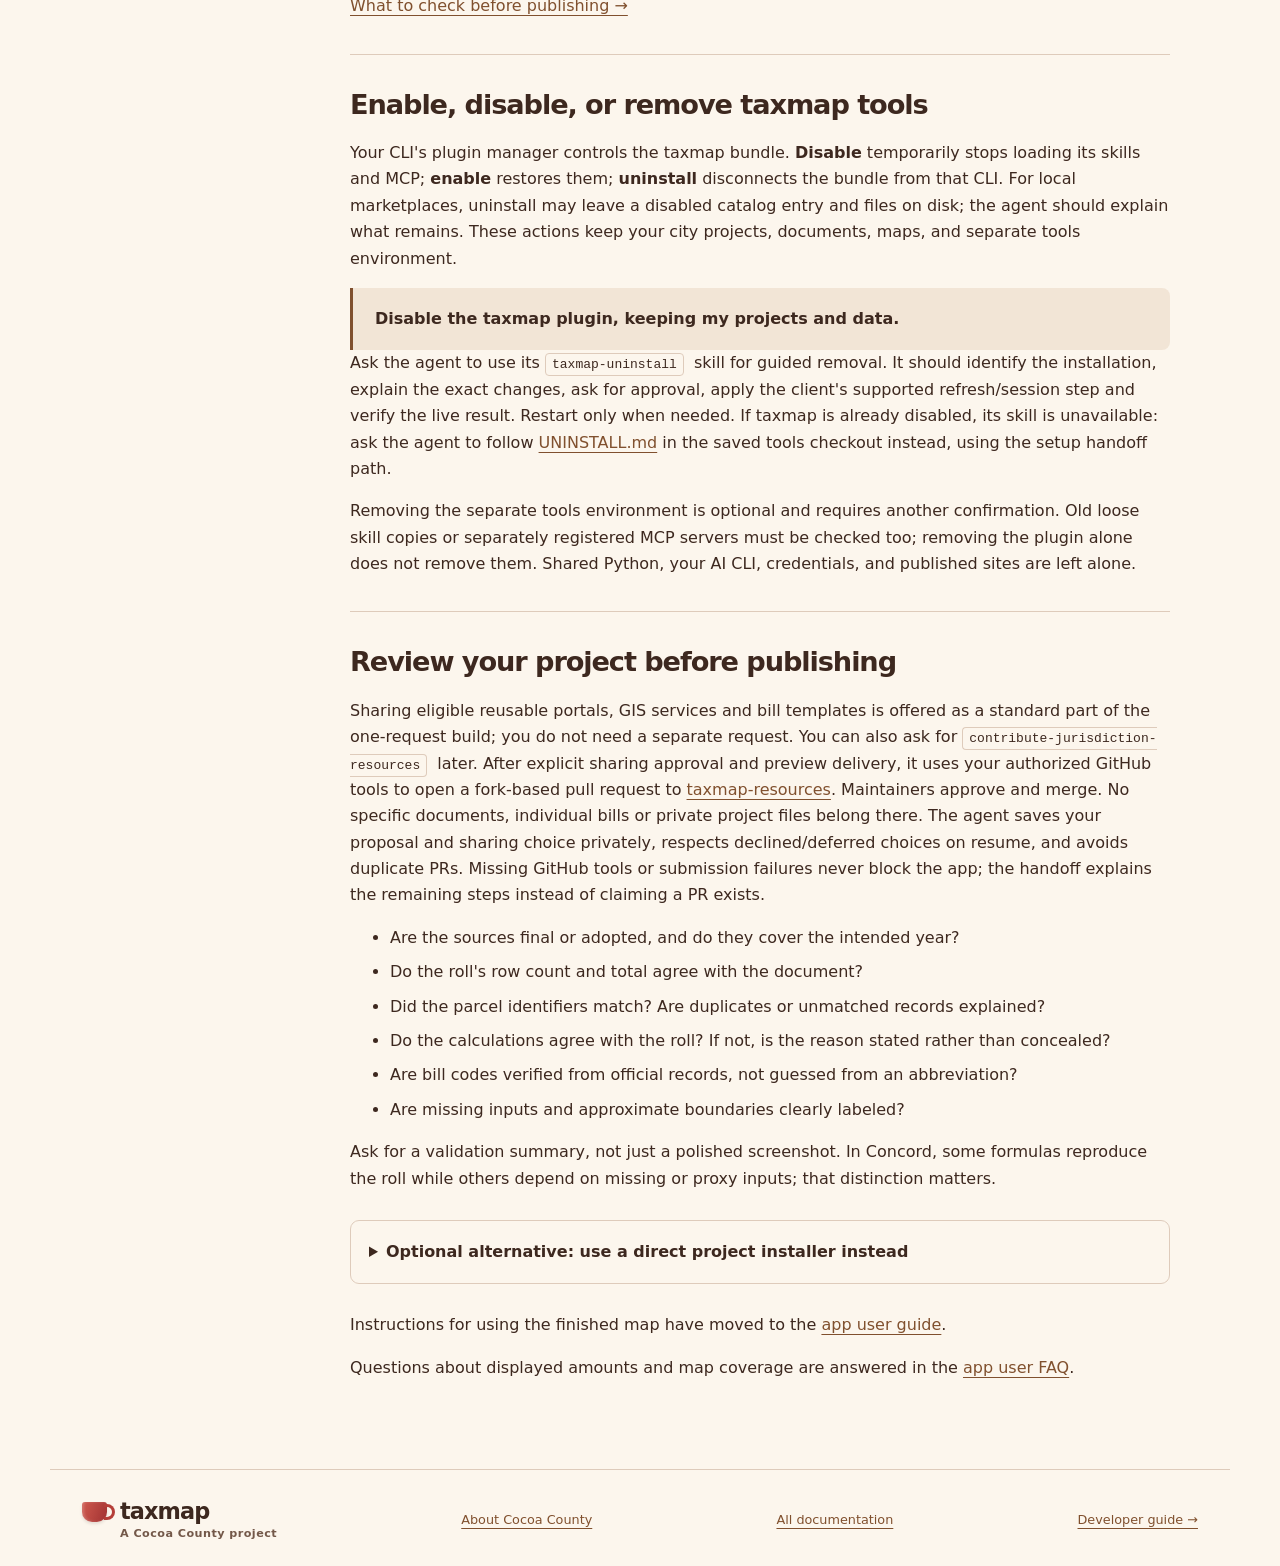
<file: website/docs/community.html>
<!doctype html>
<html lang="en">
<head><meta charset="utf-8"><meta name="viewport" content="width=device-width, initial-scale=1"><meta name="description" content="Set up and activate taxmap once, then request an app for your city. Review exact content and a local preview, or choose a manual walkthrough."><title>Build with an AI agent | taxmap</title><link rel="icon" type="image/svg+xml" href="../favicon.svg"><link rel="stylesheet" href="../style.css?v=cocoa-3"><link rel="stylesheet" href="docs.css?v=cocoa-5"><script src="../theme.js?v=cocoa-2"></script></head>
<body>
<a class="skip-link" href="#main">Skip to content</a>
<header class="site-header"><a class="brand" href="../">taxmap<small>by Cocoa County</small></a><nav aria-label="Main navigation"><a href="use.html">Use a map</a><a href="create.html" aria-current="location">Create a map</a><a href="../concord/">Concord map</a></nav></header>
<main id="main" class="docs-layout">
<aside class="docs-sidebar">
<a href="./">Documentation home</a>
<nav class="nav-group" aria-label="Use a map"><span class="nav-group-label">Use a map</span><a href="use.html">Map reader guides &rarr;</a></nav>
<nav class="nav-group nav-group-active" aria-label="Create a map"><span class="nav-group-label">Create a map</span><a href="create.html">Project creator home</a><a href="community.html" aria-current="page">Build with an AI agent</a><a href="developers.html">Developer guide</a><a href="agents.html">AI-agent playbook</a></nav>
<nav class="toc" aria-label="On this page"><a href="#need">What you need</a><a href="#install">Install and sign in</a><a href="#prompt">Ask for tools setup</a><a href="#handoffs">Approve and activate</a><a href="#new-project">Build your app</a><a href="#preview">Review your preview</a><a href="#resume">Resume and publish</a><a href="#manage-tools">Enable, disable or remove tools</a><a href="#review">Review before publishing</a><a href="#project-install">Optional direct installer</a></nav></aside>
<article class="docs-article">
<p class="docs-breadcrumb"><a href="create.html">Create a map</a> / Build with an AI agent</p>
<p class="eyebrow">For project creators / No coding needed</p><h1>Set up once.<br>Create projects with your agent.</h1>
<p class="lead">Install and sign into one AI CLI, then set up and activate taxmap once. Ask for an app for your city and state: the agent handles routine settings and research, you approve exact content and review a local preview. A manual walkthrough remains available.</p>
<p>This guide is for <strong>creating a new project</strong>. To explore an existing map, read the separate <a href="users.html">app user guide</a>.</p>
<p>A <strong>CLI</strong> is an application you launch by typing its name in a terminal. You do not need to write code, prepare spreadsheets, install taxmap yourself, or configure GIS manually. You do need to sign in, review permission requests, and check the result.</p>
<div class="callout"><strong>Tools ready, then app generation.</strong> The agent verifies that the plugin's skills and MCP tools are live. Continue in the same session when supported; for Codex, fully quit and reopen the desktop app or exit and relaunch the CLI, then verify in a fresh conversation. A full CLI restart is not a universal requirement. The agent may need permissions or help with essential missing records. Your first result stays local; nothing is published automatically.</div>

<section id="need"><h2 id="start">1. What you need</h2>
<ul><li>A Windows, macOS, or Linux computer supported by your chosen agent, with an internet connection and space for documents and parcel data.</li><li><strong>One</strong> agent: Codex desktop or CLI, Claude Code, or GitHub Copilot CLI. You do not need all three.</li><li>An account with access to that agent. Subscription limits, API billing, and organization policies vary. Check the provider's current requirements before installing.</li><li>A city and state. A public question or focus, fiscal year, folder and starting documents are optional.</li></ul>
<p>The agent needs permission to write within your chosen workspace, install project dependencies, and access public sources. It also needs web research and PDF/image-reading capabilities; taxmap's MCP supplies document and GIS operations, not a web search engine or an AI model. If those capabilities are unavailable, the agent must explain the blocker rather than pretend it researched the city.</p>
<p>You do not need a GitHub repository to build a local preview. GitHub authentication and Pages setup come later if you decide to publish.</p></section>

<section id="install"><h2>2. Install one agent, launch it, and sign in</h2>
<p id="terminal">A terminal is a window where you type commands. On Windows, open PowerShell or Windows Terminal; on macOS, search for Terminal with Spotlight; on Linux, open your desktop's Terminal. <strong>You do not need to create a project directory or install taxmap first.</strong></p>
<p>Use the official installation guide for your operating system. Close and reopen the terminal if the agent command is not recognized, then launch it with the command below and sign in. Start from a safe folder where you are comfortable granting access, not a folder full of unrelated private documents.</p>
<div class="table-scroll"><table><thead><tr><th>Choose one</th><th>Installation</th><th>Launch in your workspace</th><th>Sign in</th></tr></thead><tbody>
<tr><td>OpenAI Codex</td><td><a href="https://github.com/openai/codex#installing-and-running-codex-cli">Official installers for Windows, macOS, and Linux</a>. The guide also offers npm and Homebrew options.</td><td><code>codex</code></td><td>Choose <strong>Sign in with ChatGPT</strong> and follow the browser instructions. Check your plan's access; API-key use is a separately billed option.</td></tr>
<tr><td>Claude Code</td><td><a href="https://code.claude.com/docs/en/quickstart">Official OS-specific quickstart</a>. On Windows with WinGet: <code>winget install Anthropic.ClaudeCode</code>.</td><td><code>claude</code></td><td>Follow the first-launch browser login for your eligible Claude account or Console account. Console usage is API-billed.</td></tr>
<tr><td>GitHub Copilot CLI</td><td><a href="https://docs.github.com/en/copilot/get-started/cli-quickstart">Official quickstart</a>. On Windows with WinGet: <code>winget install GitHub.Copilot</code>. The npm option requires Node.js 22 or later; macOS/Linux also have a Homebrew option.</td><td><code>copilot</code></td><td>Enter <code>/login</code> inside Copilot and follow the GitHub sign-in instructions. Check account access and organization policy.</td></tr>
</tbody></table></div>
<p>Choose the agent you already have access to. These clients do not have identical permissions, search tools, or setup mechanisms. Keep their normal approval protections enabled. Do not use flags that bypass all permission checks.</p></section>

<section id="prompt"><h2>3. Paste this short tools-setup request</h2>
<p>Paste this into your signed-in <em>agent</em>, not the terminal's command prompt. You can use it unchanged:</p>
<div class="prompt-actions"><button type="button" id="copy-setup-request" aria-controls="setup-request" hidden>Copy setup request</button><span id="copy-setup-status" role="status"></span></div>
<pre id="setup-request" class="starter-request" tabindex="0" aria-label="Copy-paste tools setup request"><code>Help me set up taxmap for this CLI. Ask before downloading, installing software, or changing my configuration. Confirm a stable, separate local tools folder, then download https://github.com/Cocoa-County/tax-map there and follow SETUP.md at the repository root. Install one taxmap plugin containing all its skills and MCP connection; do not register a separate MCP server or loose skills. Preserve existing settings and save the setup handoff. Do not create a project yet. Build the bundle for my actual client using --client. For Codex, save the handoff and tell me to fully quit/reopen the app or exit/relaunch the CLI before fresh-conversation verification. Activate the plugin using this client's supported method and verify live skills and MCP tools. Save any required session steps and tell me how to ask for an app for my city and state.</code></pre>
<p>The repository's <a href="https://github.com/Cocoa-County/tax-map/blob/main/SETUP.md">SETUP.md</a> carries the technical instructions. The agent should confirm a tools-download location, install requirements, and install one <strong>taxmap plugin</strong> containing all its skills and MCP connection for your chosen CLI. Persistent registration keeps the bundle available in later sessions, outside the downloaded repository.</p></section>

<section id="handoffs"><h2>4. Approve setup and verify activation</h2>
<p>The agent should do the installation and configuration work, but it cannot approve its own permissions, sign in for you, or bypass your organization's policies. Review requests to install software, download records, or write files. Ask it to explain anything unexpected. Keep API keys and passwords out of the conversation.</p>
<p><strong>Skills</strong> teach the agent the workflow; <strong>MCP</strong> connects it to taxmap's local tools. One plugin groups them so you can enable or disable taxmap together. The agent should preserve existing settings, check its changes, and save a <code>TAXMAP-SETUP.md</code> handoff in the tools folder. Saving configuration alone does not prove a live connection.</p>
<div class="callout"><strong>Activate, then verify.</strong> Current Copilot can refresh in-session; Claude can use <code>/reload-plugins</code>; for Codex, fully quit and reopen the desktop app or exit and relaunch the CLI, then verify in a fresh conversation. Follow your installed version's supported method and review trust, reload or MCP approval prompts. Ask for the handoff path and any exact remaining steps. No city project should have been created by the tools-only request above.</div>
<p>There is no mandatory restart when the required skills and MCP tools are already live and no client-required session step remains. A standalone test process does not prove that the running agent has loaded them. Older clients or failed activation may need a new session or restart. See the client-specific references in <a href="https://github.com/Cocoa-County/tax-map/blob/main/SETUP.md">SETUP.md</a>. If setup is blocked, keep the error and saved handoff rather than turning off protections. If your original request already asked for an app, the agent can continue once ready without another build request.</p></section>

<section id="new-project"><h2>5. Request an app in one sentence</h2>
<p>The agent first checks the <a href="https://github.com/Cocoa-County/taxmap-resources">shared jurisdiction resource catalog</a> for reusable city/county websites, meeting portals, GIS services and tax-bill templates, then verifies them for your project. Specific documents and evidence stay in your project. Missing catalog entries do not stop official-source research.</p>
<p>Once the plugin's skills and tools are live, say:</p>
<div class="callout"><strong>Build a taxmap app for Martinez, CA.</strong></div>
<p>Replace the city and state with yours. The agent verifies its live tools, derives a project name and title, and uses <code>~/taxmap-projects/&lt;city-id&gt;</code>. It continues through official-source research and modeling without a separate build request or optional-settings questionnaire. Include a fiscal year, folder, focus or starting records if you want; otherwise it verifies the latest adopted year. An explicit year must never be silently replaced.</p>
<p>The agent resumes a clearly matching project and preserves existing work. It asks only about genuine ambiguity, permissions or essential blockers, including conflicting folders. If you prefer to choose settings one at a time, say <strong>Create a new taxmap project. Walk me through the setup.</strong></p>
<p>You can also use individual skills, edit project files or follow the <a href="developers.html#workflow">manual CLI workflow</a>. The one-request flow is optional; manual work retains the same evidence and privacy requirements and does not require a second MCP registration.</p>
<p>If the tools are still missing after the supported activation steps, give the agent the saved <code>TAXMAP-SETUP.md</code> path and ask it to diagnose registration. Do not accept a claim that setup worked without available tools.</p>
<p>New projects include a personalized <code>PROJECT-PROMPT.md</code>; guided builds also keep progress and approval in <code>app.yaml</code>. You do not need to assemble a long prompt or repeat the chat later. Starting resources are unverified references, not permission to upload documents. Publication still requires separate approval.</p></section>

<section id="preview"><h2>6. Open and review the local preview</h2>
<p><strong>Approve one consolidated content review first.</strong> The agent should show the exact parcel fields, extra roll columns, resource IDs/titles/origins, citations, document-copy policy, public explanations and material model prose. Local previews use the same content controls as a public site: resource metadata, citations and files are withheld until you approve the specific resources. If you decline a subset, the agent must remove it and explain missing citations, not expose it through notes. Unchanged content can resume without another content questionnaire; changed content needs review. Host permission prompts remain separate. Approving content does <strong>not</strong> authorize a commit, upload or public deployment; that needs separate permission. Check redistribution rights before including document copies.</p>
<p>The agent should give you a browser address such as <code>http://127.0.0.1:8000/</code>, using the actual port it started and checked. Open that address in your browser on the same computer. It is not a public link; other people cannot use it to view your app.</p>
<p>Expect a map with parcel search, district information, source links, and calculators where supported by the evidence. Useful partial results are labeled clearly, with a coverage page showing missing assessments, source-total differences and formula limitations. Source amounts stay unchanged. File integrity is not the same as financial reconciliation, and an absent charge is not zero. No supported usable model means an honest blocker, not a mock app.</p>
<p>Where verified and approved, official bill links open the county's site for the selected parcel; the county controls availability and bill year. The agent should explain missing or omitted bill links, not silently skip them because the app models only part of a bill. Links do not initiate payments or copy bills into the app.</p>
<p><strong>Help the whole community, optionally.</strong> If research finds eligible new or corrected reusable resources, the agent includes a separate sharing choice in the same review. It shows the exact metadata and public destination and explains: sharing verified official links helps make taxmap more powerful for the whole community, so future users find reliable resources faster. Choose whether to share; there is no preselected consent, and preview approval alone never permits sharing. Declining does not affect your app. If nothing eligible changed, there is no sharing prompt.</p>
<p>Use the <a href="#review">review checklist</a>. Check the fiscal year, a few known parcels, official amounts versus estimates, citations, and coverage gaps. If research could not be completed, ask the agent to show its saved inventory and blockers rather than assume an absent charge means zero.</p></section>

<section id="resume"><h2>7. Reopen, update, or publish later</h2>
<p>The agent should leave the preview running for your review, not stop it just because the build is complete. Ask it to stop after you finish reviewing or when you want to close it. The project files stay on your computer after the preview stops. A preview started through MCP can stop when the agent or its MCP process exits; a sleeping computer also makes it unavailable. Ask the agent to explain its server's lifetime and shutdown method.</p>
<p>To reopen it, start your chosen CLI and ask it to resume the taxmap app at the saved project path. It reads current files and <code>app.yaml</code>, checks approval and starts a verified preview on an available localhost port. The handoff also includes a standalone restart command; Ctrl+C stops that server. The recorded old URL does not prove a server is still running. You do not have to repeat completed extraction just because a chat ended.</p>
<p>If a dependency installation, login, portal, or research tool fails, preserve the exact error and ask the agent to diagnose it. A work or school device may require an administrator's help. Do not turn off security protections to get past an unexplained failure.</p>
<h3 id="publish">Publish only after review</h3>
<p>When you are ready to publish, explicitly approve the scope, public fields and individual resources. Resources stay private by default, even when cited; the agent must record approved resource IDs before their metadata, citations or files appear publicly. Exclude owner names, mailing addresses, private correspondence, and other unnecessary personal data. Review extra roll columns and public model notes too. Check redistribution rights before copying documents into the public site. Revoking approval requires rebuilding and redeploying to remove previously published content. GitHub Pages requires a GitHub account, a suitable repository, authentication, and Pages configuration. Have the agent explain visibility and any automatic redeployment triggers before creating or pushing anything. Follow the <a href="developers.html#deploy">publishing guide</a>; GitHub Pages hosts the finished static app, not the research agent.</p>
<p>Guided previews use a checked export under <code>.taxmap/app-previews</code>, not the manual default <code>site/</code>. Publish only the approved export, including its coverage page, never the whole cache. A generic rebuild does not automatically carry over guided approval or disclosures.</p>
<p>No sources are guaranteed to be complete, and no calendar-year update is automatic. New adopted records require another research and review pass. Broader civic apps would require additional development.</p>
<p><a href="#review">What to check before publishing &rarr;</a></p></section>

<section id="manage-tools"><h2>Enable, disable, or remove taxmap tools</h2>
<p>Your CLI's plugin manager controls the taxmap bundle. <strong>Disable</strong> temporarily stops loading its skills and MCP; <strong>enable</strong> restores them; <strong>uninstall</strong> disconnects the bundle from that CLI. For local marketplaces, uninstall may leave a disabled catalog entry and files on disk; the agent should explain what remains. These actions keep your city projects, documents, maps, and separate tools environment.</p>
<div class="callout"><strong>Disable the taxmap plugin, keeping my projects and data.</strong></div>
<p>Ask the agent to use its <code>taxmap-uninstall</code> skill for guided removal. It should identify the installation, explain the exact changes, ask for approval, apply the client's supported refresh/session step and verify the live result. Restart only when needed. If taxmap is already disabled, its skill is unavailable: ask the agent to follow <a href="https://github.com/Cocoa-County/tax-map/blob/main/UNINSTALL.md">UNINSTALL.md</a> in the saved tools checkout instead, using the setup handoff path.</p>
<p>Removing the separate tools environment is optional and requires another confirmation. Old loose skill copies or separately registered MCP servers must be checked too; removing the plugin alone does not remove them. Shared Python, your AI CLI, credentials, and published sites are left alone.</p></section>

<section id="review"><h2>Review your project before publishing</h2>
<p>Sharing eligible reusable portals, GIS services and bill templates is offered as a standard part of the one-request build; you do not need a separate request. You can also ask for <code>contribute-jurisdiction-resources</code> later. After explicit sharing approval and preview delivery, it uses your authorized GitHub tools to open a fork-based pull request to <a href="https://github.com/Cocoa-County/taxmap-resources">taxmap-resources</a>. Maintainers approve and merge. No specific documents, individual bills or private project files belong there. The agent saves your proposal and sharing choice privately, respects declined/deferred choices on resume, and avoids duplicate PRs. Missing GitHub tools or submission failures never block the app; the handoff explains the remaining steps instead of claiming a PR exists.</p>
<ul><li>Are the sources final or adopted, and do they cover the intended year?</li><li>Do the roll's row count and total agree with the document?</li><li>Did the parcel identifiers match? Are duplicates or unmatched records explained?</li><li>Do the calculations agree with the roll? If not, is the reason stated rather than concealed?</li><li>Are bill codes verified from official records, not guessed from an abbreviation?</li><li>Are missing inputs and approximate boundaries clearly labeled?</li></ul>
<p>Ask for a validation summary, not just a polished screenshot. In Concord, some formulas reproduce the roll while others depend on missing or proxy inputs; that distinction matters.</p></section>
<details id="project-install"><summary>Optional alternative: use a direct project installer instead</summary>
<h2>Install and create your project with one command</h2>
<p>This is an alternative, not a prerequisite for the agent-led workflow above. Run from any folder; it asks for your project name and location, creates the directory and missing parent folders, and installs all runtime requirements. No Git clone or administrator terminal is required. It does not install your agent or register persistent skills/MCP.</p>
<h3>Windows PowerShell</h3>
<pre><code>$p = Join-Path $env:TEMP ("taxmap-" + [guid]::NewGuid() + ".ps1"); try { Invoke-WebRequest -UseBasicParsing https://raw.githubusercontent.com/Cocoa-County/tax-map/main/scripts/install.ps1 -OutFile $p -ErrorAction Stop; &amp; $p } finally { if (Test-Path -LiteralPath $p) { Remove-Item -LiteralPath $p } }</code></pre>
<h3>macOS/Linux Bash</h3>
<pre><code>( f="$(mktemp)" || exit; trap 'rm -f "$f"' EXIT; curl -fsSL https://raw.githubusercontent.com/Cocoa-County/tax-map/main/scripts/install.sh -o "$f" &amp;&amp; bash "$f" )</code></pre>
<p>Answer prompts for project name, exact location, and jurisdiction, then optional title, county, state, fiscal year, research focus, and starting paths/URLs. Enter your requested fiscal year as the research target; leave it blank only if you have no preference. The agent will verify adopted records before modeling that year. References are not opened, uploaded, or fetched. Review and confirm; existing non-empty destinations are refused.</p>
<p>If Python is missing, setup asks permission to install user-scoped <a href="https://docs.astral.sh/uv/reference/installer/">uv and managed Python</a>. It does not change system Python, shell profiles, or execution policy. Downloads need GitHub, PyPI, and (for Python bootstrap) Astral. Review the <a href="https://github.com/Cocoa-County/tax-map/blob/main/scripts/install.ps1">PowerShell launcher</a>, <a href="https://github.com/Cocoa-County/tax-map/blob/main/scripts/install.sh">Bash launcher</a>, and <a href="https://github.com/Cocoa-County/tax-map/blob/main/scripts/setup_project.py">shared wizard</a> before trusting them; they download matching source and may execute Astral's installer. Follow organization policies rather than bypassing restrictions.</p>
<p>Keep the generated <code>.venv</code> and <code>.taxmap-tools</code> folders in place. <code>taxmap-install.json</code> records paths and revision; <code>PROJECT-PROMPT.md</code> is your editable local research request, not a published page. Nothing is researched or published during installation.</p>
<p><strong>Your project is already created; do not initialize it again.</strong> Ask your agent to follow SETUP.md's plugin steps using the recorded tools paths and existing environment, preserving settings. Activate and verify the live tools, using a new session/restart only when required, then open the existing project and say: <strong>Read PROJECT-PROMPT.md in this project and follow it.</strong> Older projects may lack this file; ask the agent to inspect saved files instead of reinitializing.</p>
<p>Failures stop explicitly. Inspect any partial project and retry in a new empty folder. Cancelling can leave managed Python installed; do not remove it while an environment depends on it. For pinned downloads, replace <code>main</code> with a full commit SHA and set <code>TAXMAP_REF</code> to the same SHA. See the <a href="https://github.com/Cocoa-County/tax-map#optional-one-command-project-installer">README installer details</a>.</p>
</details>
<p id="reading">Instructions for using the finished map have moved to the <a href="users.html#reading">app user guide</a>.</p>
<p id="questions">Questions about displayed amounts and map coverage are answered in the <a href="users.html#questions">app user FAQ</a>.</p>
</article></main>
<footer><a class="brand" href="../">taxmap<small>A Cocoa County project</small></a><a href="https://github.com/Cocoa-County">About Cocoa County</a><a href="./">All documentation</a><a href="developers.html">Developer guide &rarr;</a></footer>
<script>
(() => {
  "use strict";
  const button = document.getElementById("copy-setup-request");
  const request = document.getElementById("setup-request");
  const status = document.getElementById("copy-setup-status");
  button.hidden = false;
  button.addEventListener("click", async () => {
    button.disabled = true;
    status.textContent = "";
    try {
      if (!navigator.clipboard) throw new Error("Clipboard access is unavailable.");
      await navigator.clipboard.writeText(request.querySelector("code").textContent);
      status.textContent = "Copied! Paste into your signed-in agent.";
    } catch (error) {
      console.warn("Could not copy the taxmap setup request.", error);
      request.focus();
      const range = document.createRange();
      range.selectNodeContents(request.querySelector("code"));
      const selection = window.getSelection();
      selection.removeAllRanges();
      selection.addRange(range);
      status.textContent = "Could not copy automatically. The request is selected; use your browser's Copy command.";
    } finally {
      button.disabled = false;
    }
  });
})();
</script>
</body></html>
</file>
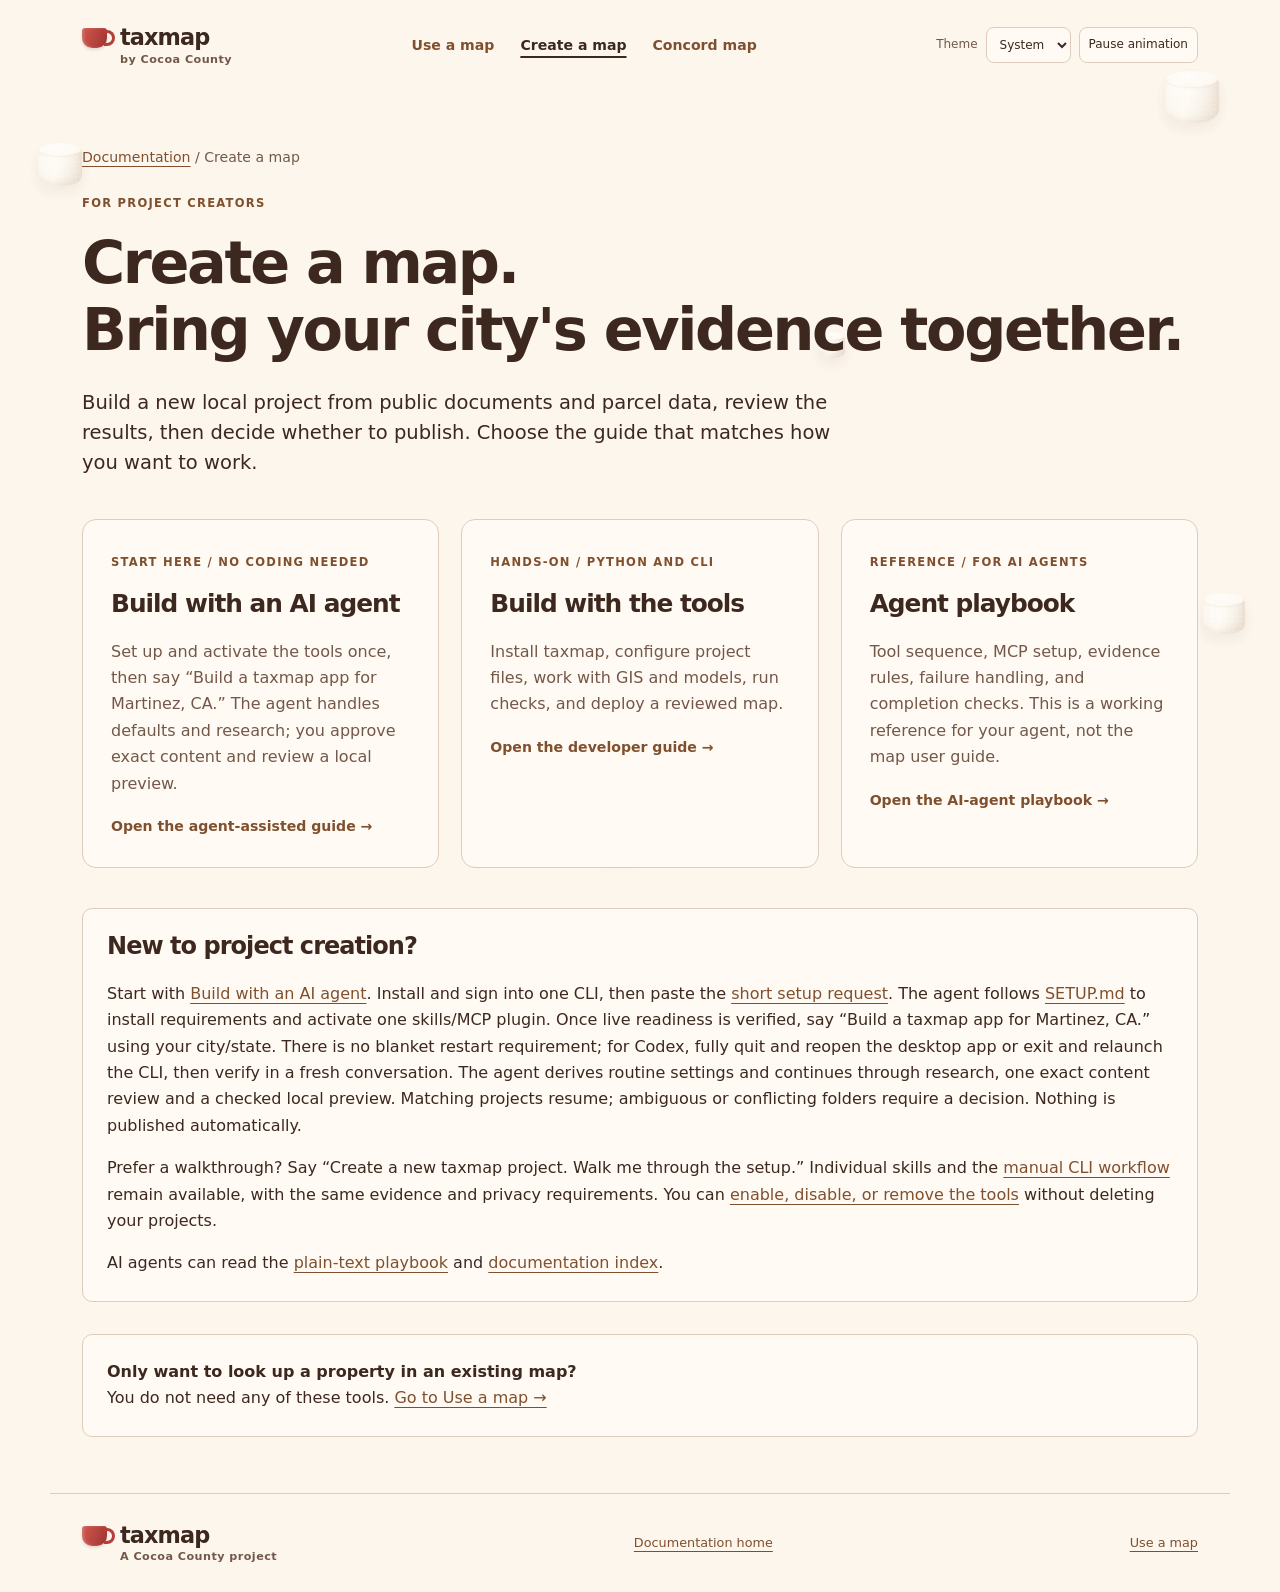
<file: website/docs/create.html>
<!doctype html>
<html lang="en">
<head><meta charset="utf-8"><meta name="viewport" content="width=device-width, initial-scale=1"><meta name="description" content="Create a new taxmap project: choose the agent-assisted guide, developer workflow, or AI-agent playbook."><title>Create a map | taxmap</title><link rel="icon" type="image/svg+xml" href="../favicon.svg"><link rel="stylesheet" href="../style.css?v=cocoa-3"><link rel="stylesheet" href="docs.css?v=cocoa-3"><script src="../theme.js?v=cocoa-2"></script></head>
<body>
<a class="skip-link" href="#main">Skip to content</a>
<header class="site-header"><a class="brand" href="../">taxmap<small>by Cocoa County</small></a><nav aria-label="Main navigation"><a href="use.html">Use a map</a><a href="create.html" aria-current="page">Create a map</a><a href="../concord/">Concord map</a></nav></header>
<main id="main" class="docs-home">
  <p class="docs-breadcrumb"><a href="./">Documentation</a> / Create a map</p>
  <p class="eyebrow">For project creators</p><h1>Create a map.<br>Bring your city's evidence together.</h1>
  <p class="lead">Build a new local project from public documents and parcel data, review the results, then decide whether to publish. Choose the guide that matches how you want to work.</p>
  <div class="docs-cards">
    <a href="community.html"><span class="eyebrow">Start here / No coding needed</span><h2>Build with an AI agent</h2><p>Set up and activate the tools once, then say &ldquo;Build a taxmap app for Martinez, CA.&rdquo; The agent handles defaults and research; you approve exact content and review a local preview.</p><span>Open the agent-assisted guide &rarr;</span></a>
    <a href="developers.html"><span class="eyebrow">Hands-on / Python and CLI</span><h2>Build with the tools</h2><p>Install taxmap, configure project files, work with GIS and models, run checks, and deploy a reviewed map.</p><span>Open the developer guide &rarr;</span></a>
    <a href="agents.html"><span class="eyebrow">Reference / For AI agents</span><h2>Agent playbook</h2><p>Tool sequence, MCP setup, evidence rules, failure handling, and completion checks. This is a working reference for your agent, not the map user guide.</p><span>Open the AI-agent playbook &rarr;</span></a>
  </div>
  <section class="docs-switch" aria-labelledby="first-step"><h2 id="first-step">New to project creation?</h2><p>Start with <a href="community.html">Build with an AI agent</a>. Install and sign into one CLI, then paste the <a href="community.html#prompt">short setup request</a>. The agent follows <a href="https://github.com/Cocoa-County/tax-map/blob/main/SETUP.md">SETUP.md</a> to install requirements and activate one skills/MCP plugin. Once live readiness is verified, say &ldquo;Build a taxmap app for Martinez, CA.&rdquo; using your city/state. There is no blanket restart requirement; for Codex, fully quit and reopen the desktop app or exit and relaunch the CLI, then verify in a fresh conversation. The agent derives routine settings and continues through research, one exact content review and a checked local preview. Matching projects resume; ambiguous or conflicting folders require a decision. Nothing is published automatically.</p><p>Prefer a walkthrough? Say &ldquo;Create a new taxmap project. Walk me through the setup.&rdquo; Individual skills and the <a href="developers.html#workflow">manual CLI workflow</a> remain available, with the same evidence and privacy requirements. You can <a href="community.html#manage-tools">enable, disable, or remove the tools</a> without deleting your projects.</p><p>AI agents can read the <a href="agents.txt">plain-text playbook</a> and <a href="../llms.txt">documentation index</a>.</p></section>
  <aside class="docs-switch"><strong>Only want to look up a property in an existing map?</strong><p>You do not need any of these tools. <a href="use.html">Go to Use a map &rarr;</a></p></aside>
</main>
<footer><a class="brand" href="../">taxmap<small>A Cocoa County project</small></a><a href="./">Documentation home</a><a href="use.html">Use a map</a></footer>
</body></html>
</file>
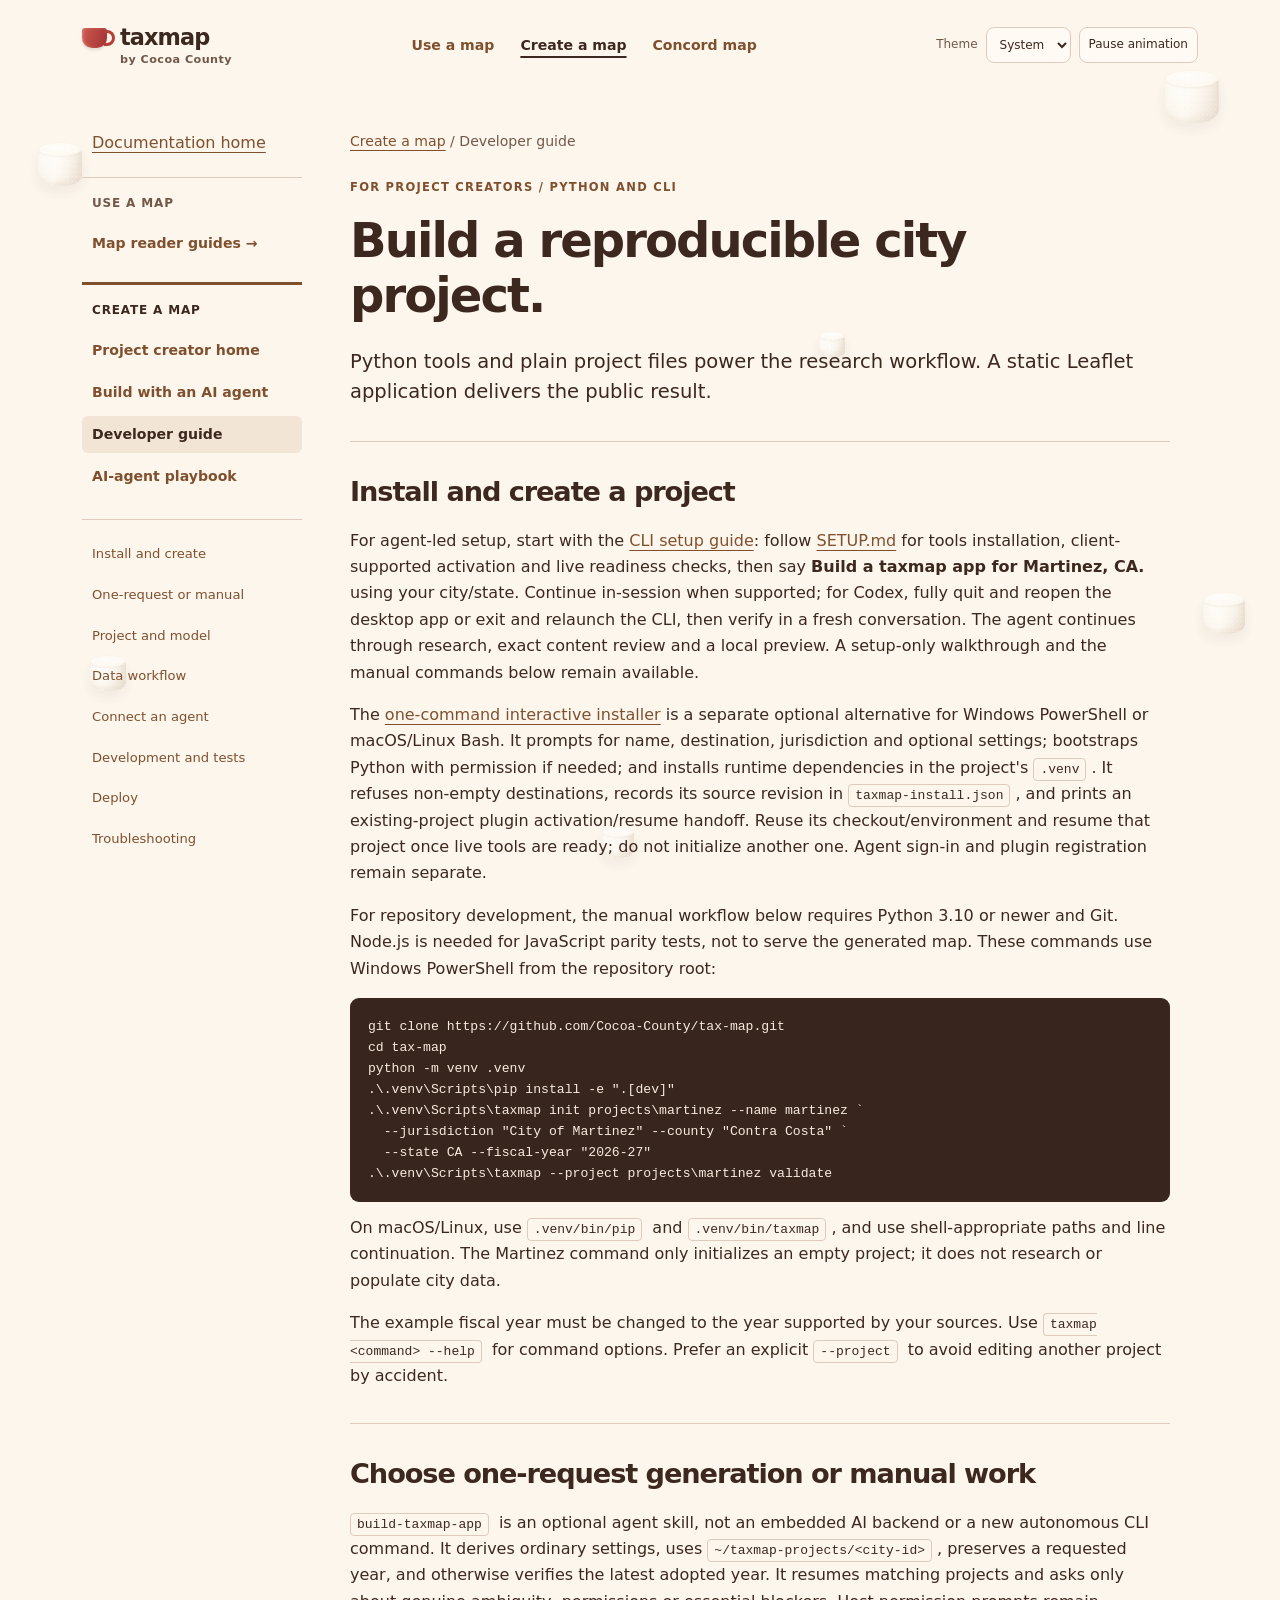
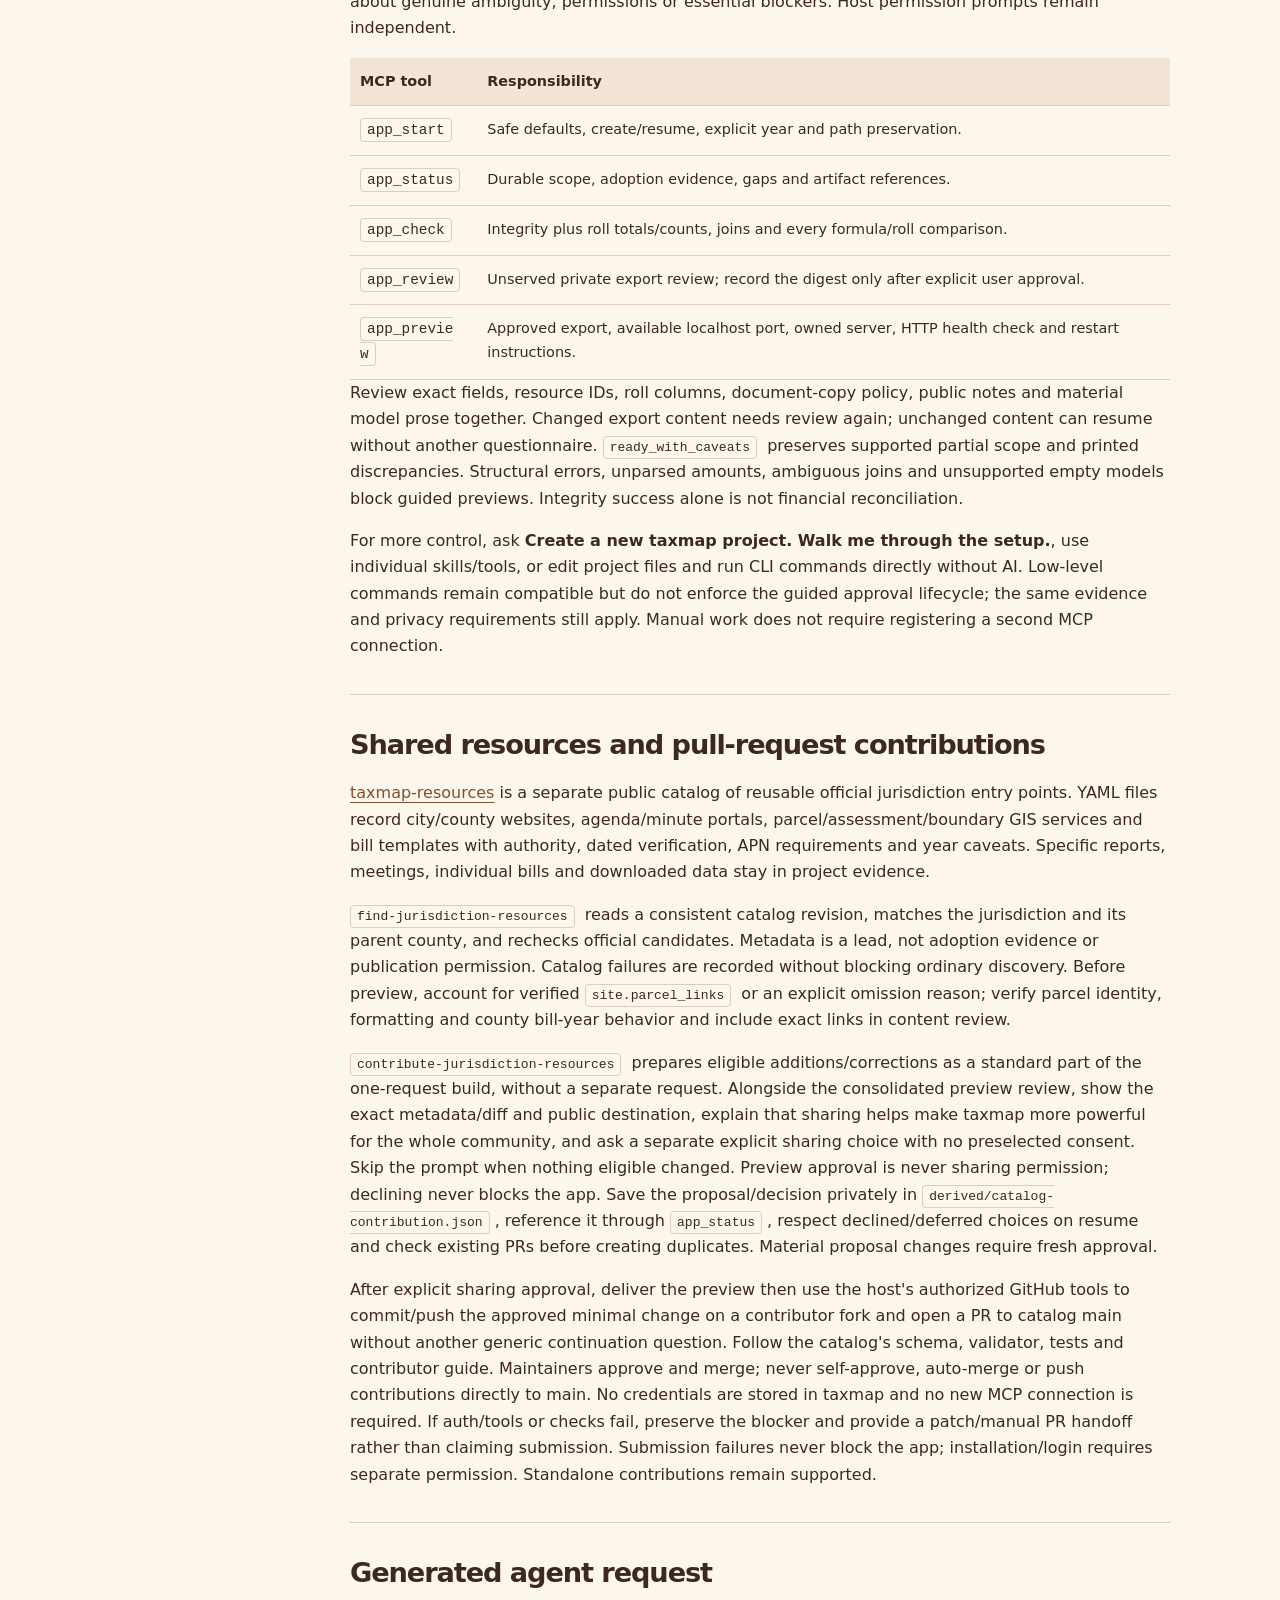
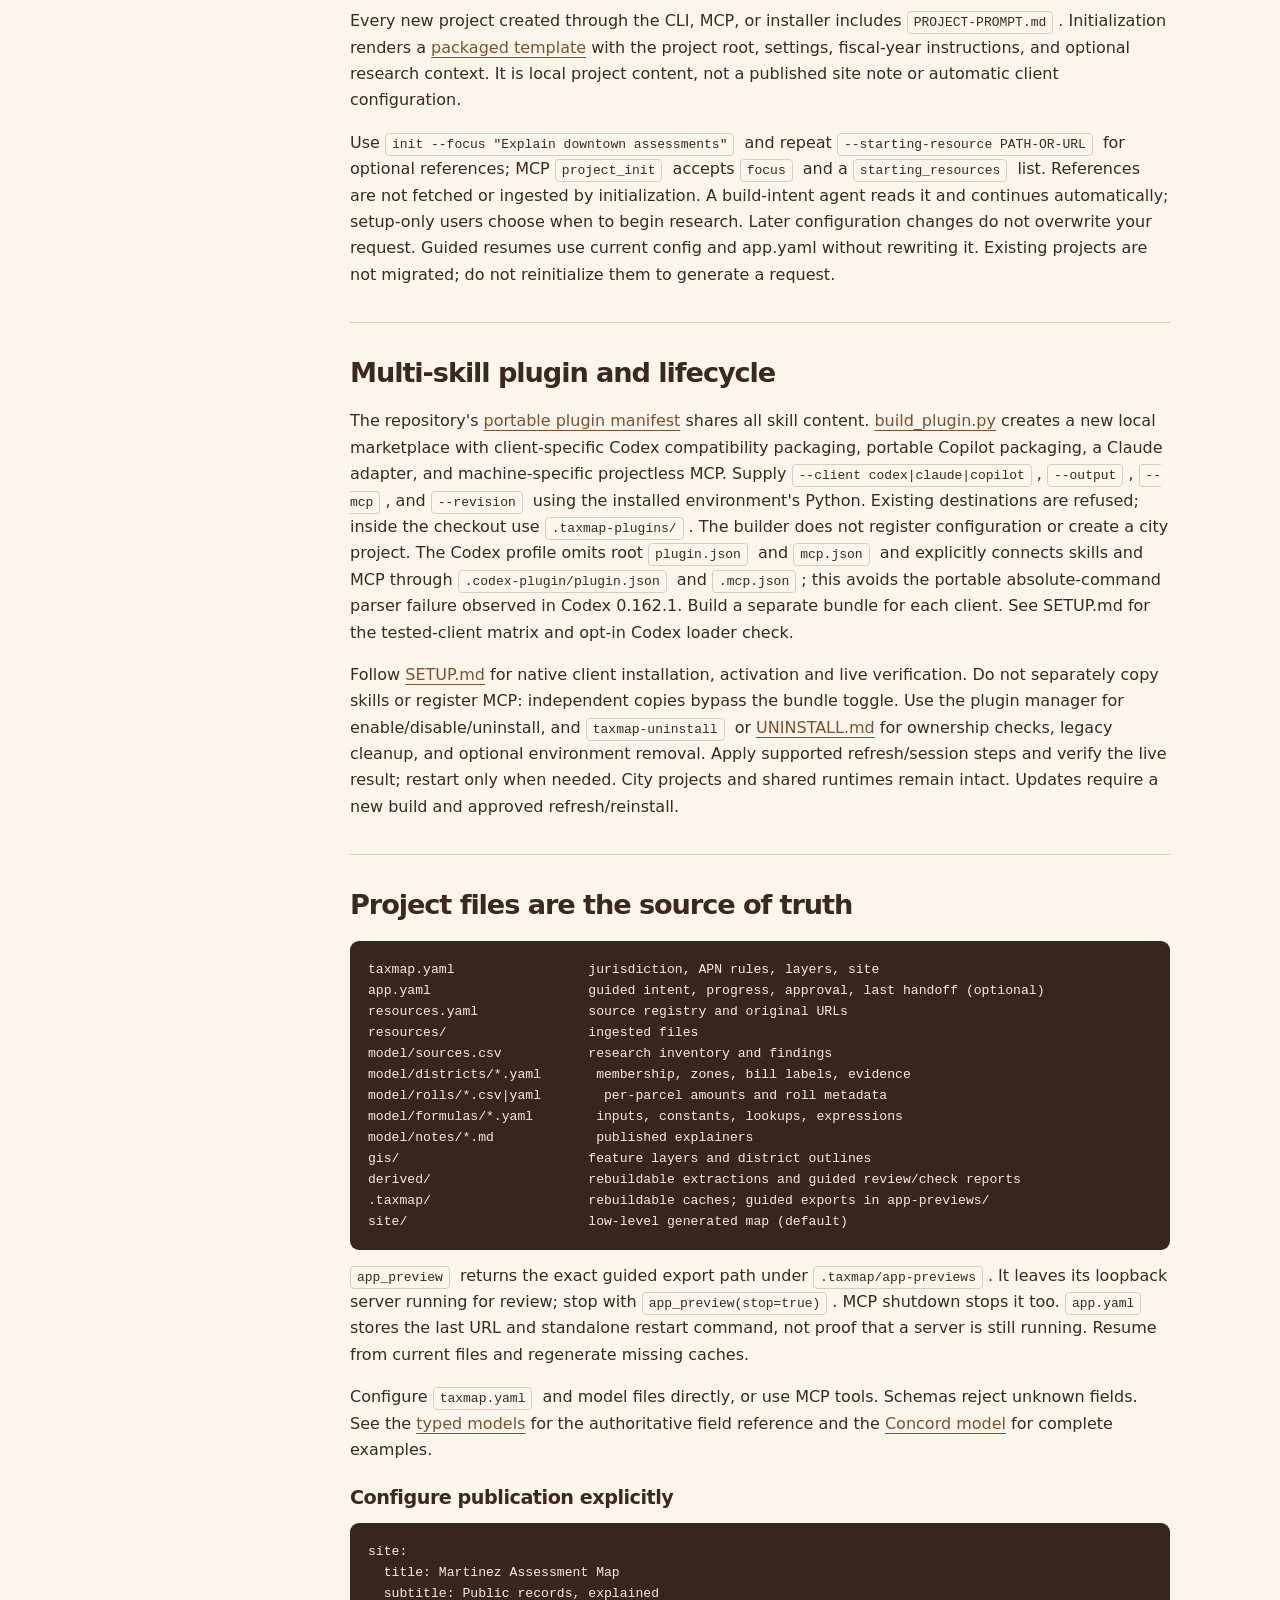
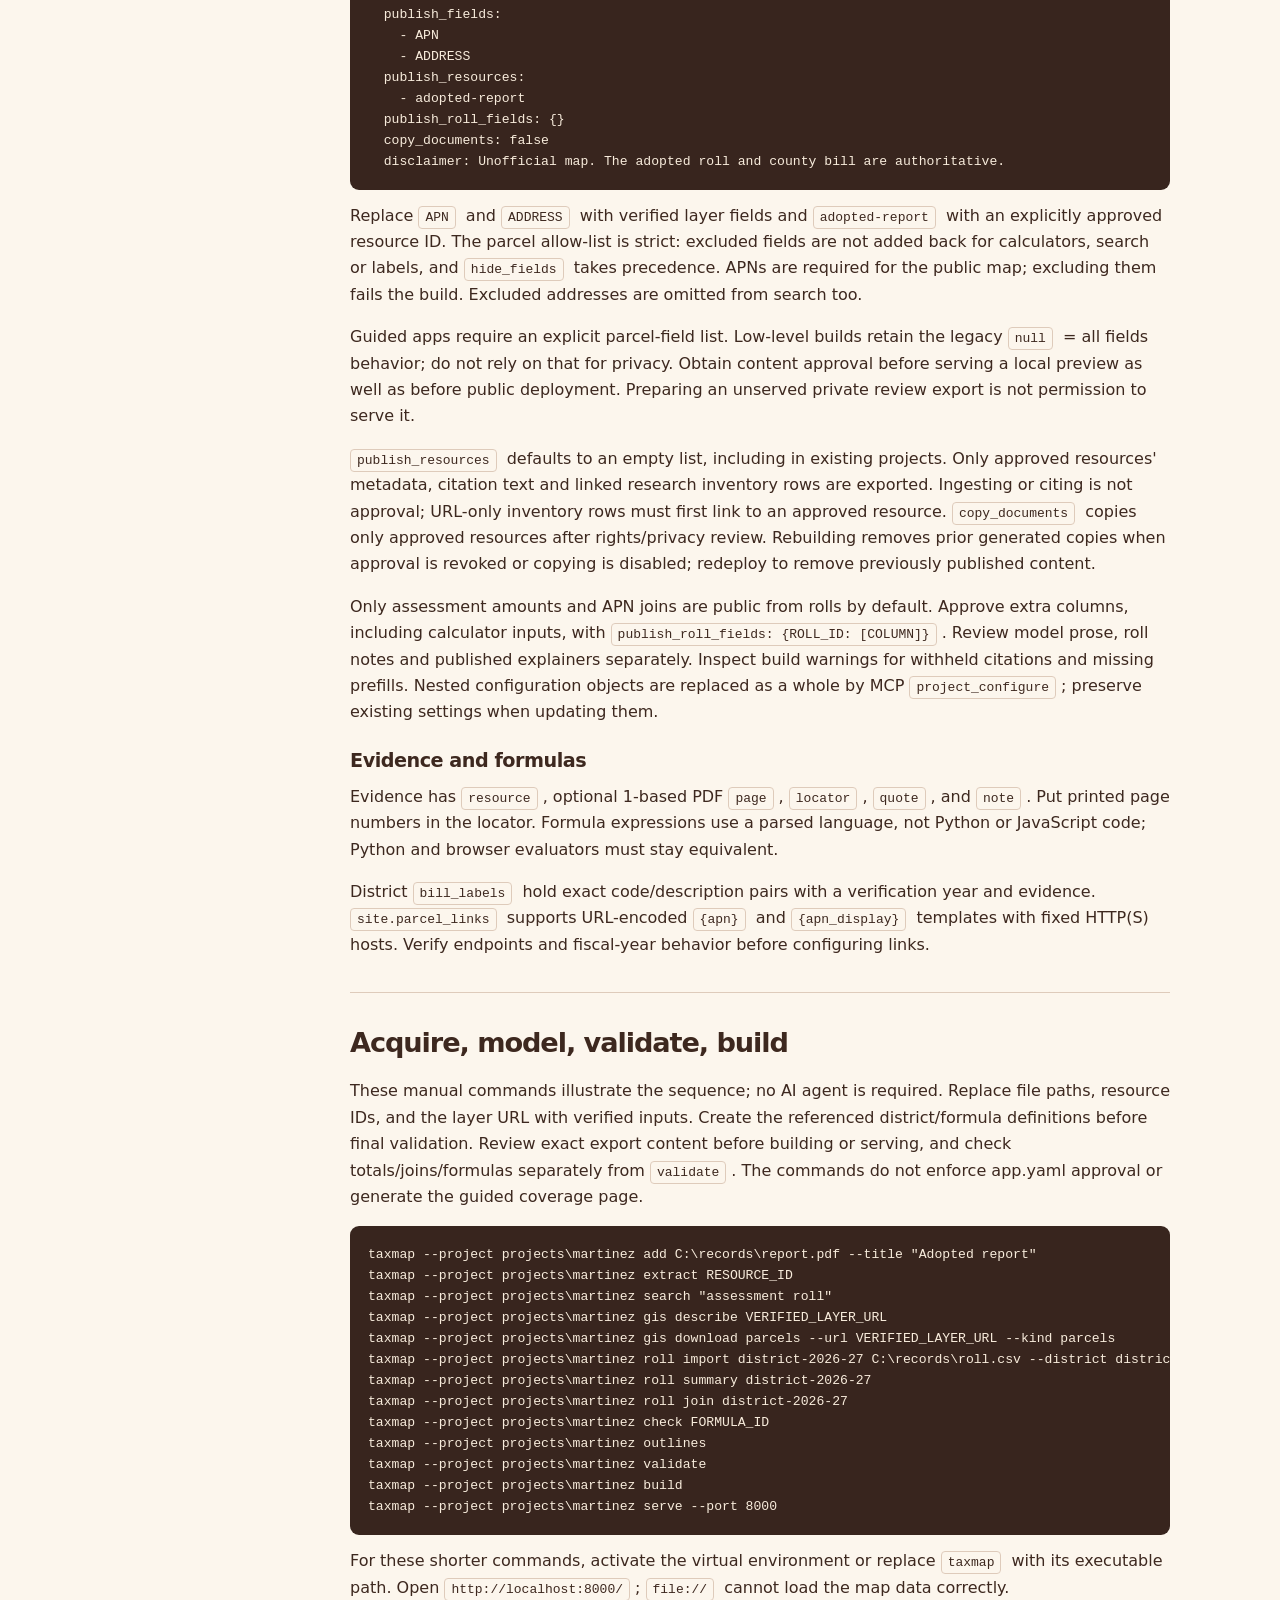
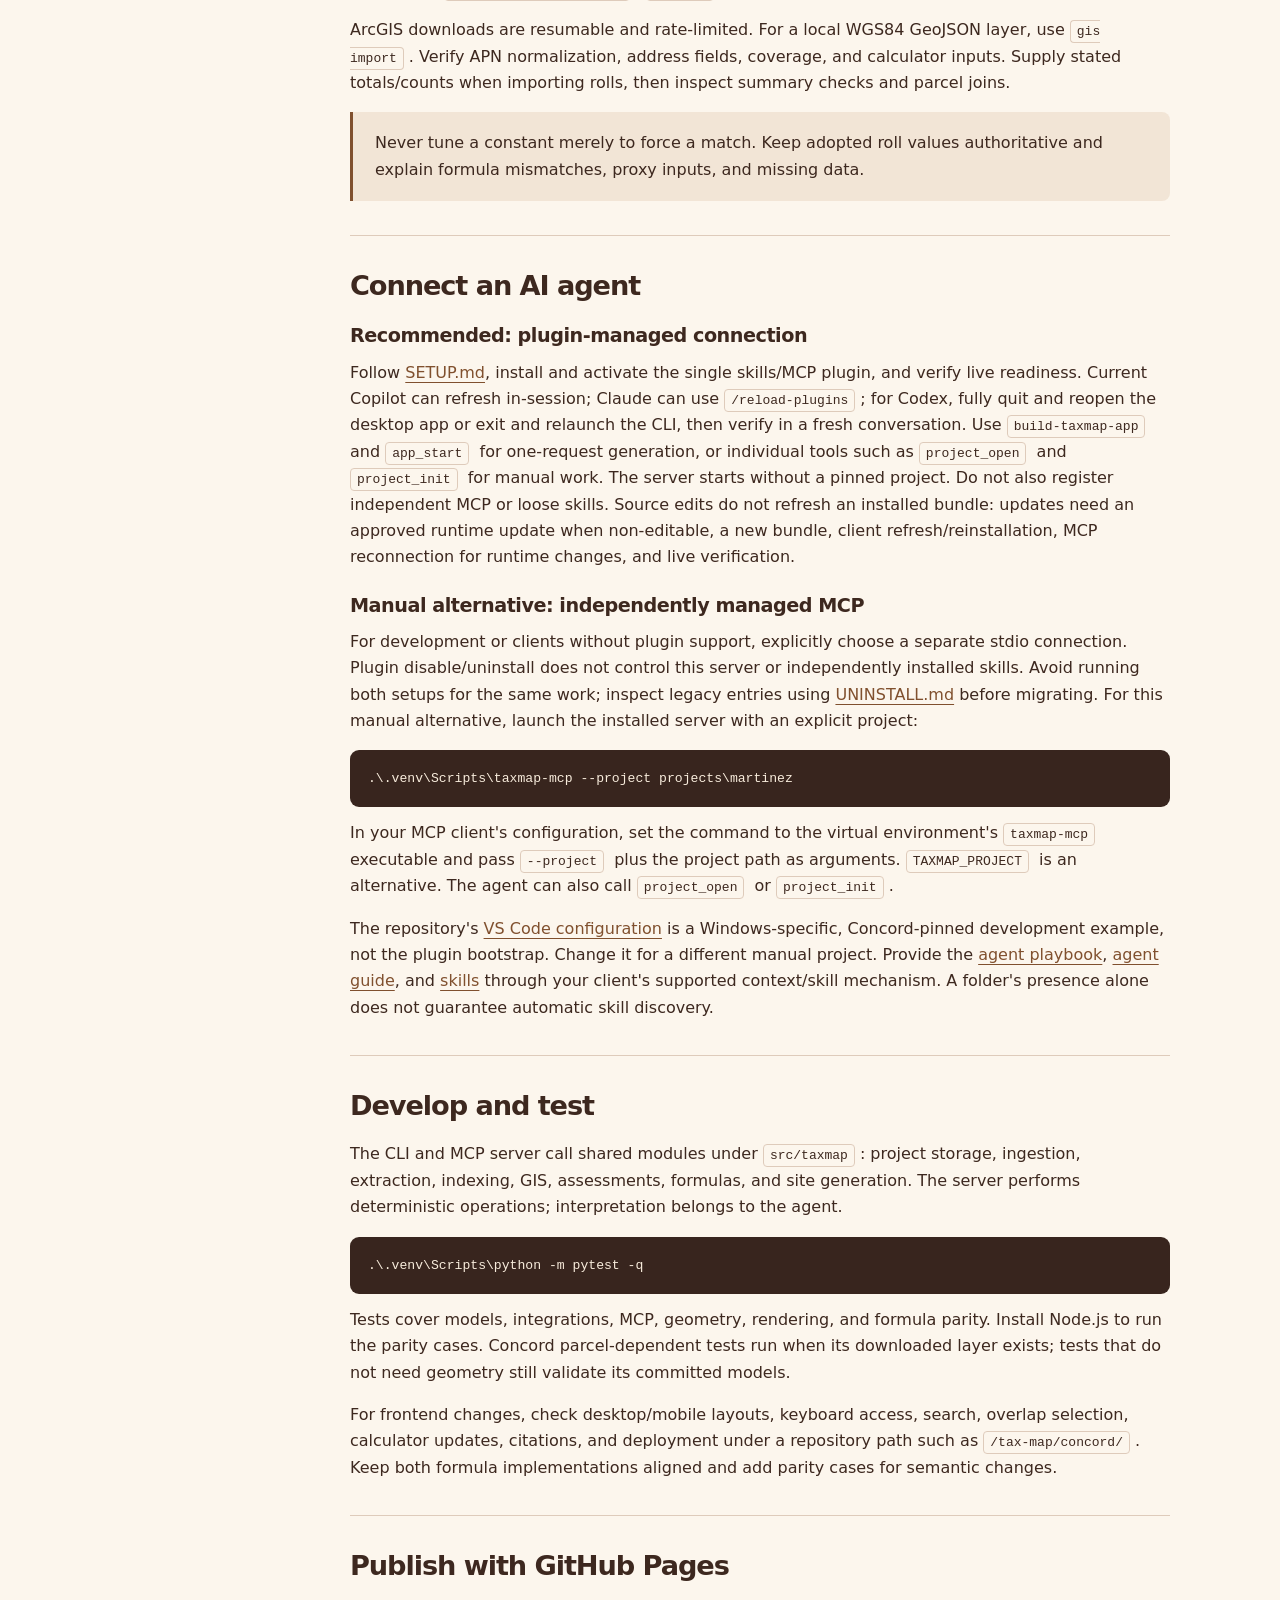
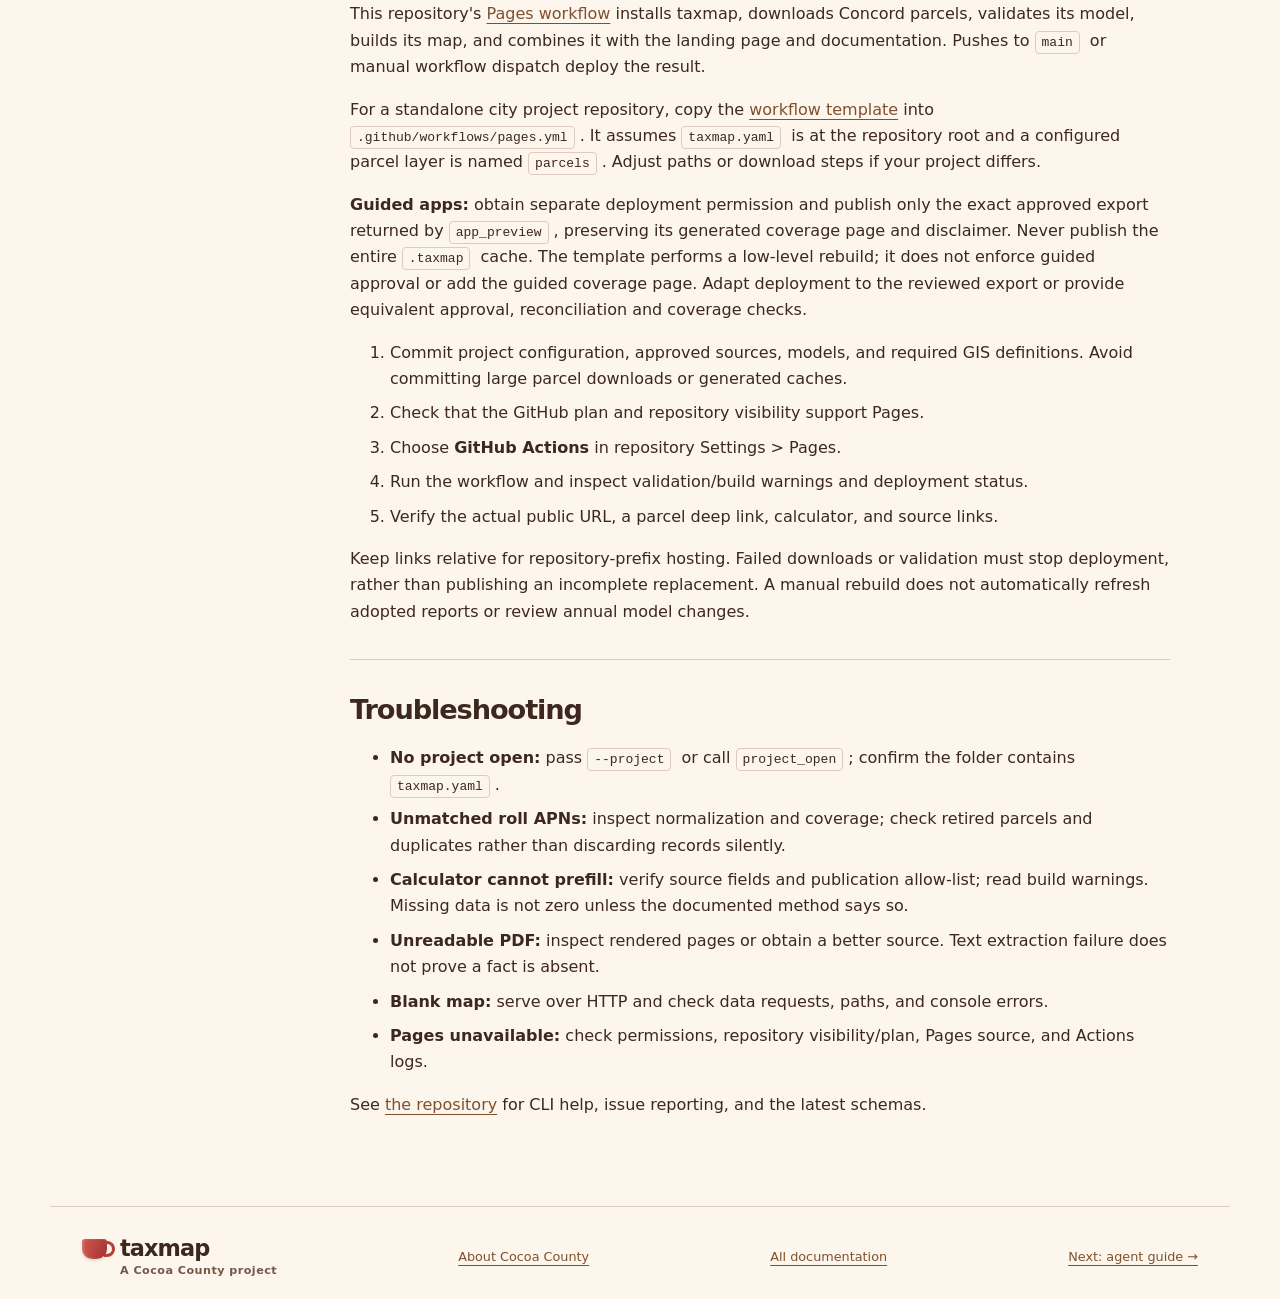
<file: website/docs/developers.html>
<!doctype html>
<html lang="en">
<head><meta charset="utf-8"><meta name="viewport" content="width=device-width, initial-scale=1"><meta name="description" content="Install taxmap, configure city projects, validate models, and deploy static maps."><title>Developer guide | taxmap</title><link rel="icon" type="image/svg+xml" href="../favicon.svg"><link rel="stylesheet" href="../style.css?v=cocoa-3"><link rel="stylesheet" href="docs.css?v=cocoa-3"><script src="../theme.js?v=cocoa-2"></script></head>
<body>
<a class="skip-link" href="#main">Skip to content</a>
<header class="site-header"><a class="brand" href="../">taxmap<small>by Cocoa County</small></a><nav aria-label="Main navigation"><a href="use.html">Use a map</a><a href="create.html" aria-current="location">Create a map</a><a href="../concord/">Concord map</a></nav></header>
<main id="main" class="docs-layout">
<aside class="docs-sidebar">
<a href="./">Documentation home</a>
<nav class="nav-group" aria-label="Use a map"><span class="nav-group-label">Use a map</span><a href="use.html">Map reader guides &rarr;</a></nav>
<nav class="nav-group nav-group-active" aria-label="Create a map"><span class="nav-group-label">Create a map</span><a href="create.html">Project creator home</a><a href="community.html">Build with an AI agent</a><a href="developers.html" aria-current="page">Developer guide</a><a href="agents.html">AI-agent playbook</a></nav>
<nav class="toc" aria-label="On this page"><a href="#quickstart">Install and create</a><a href="#guided-app">One-request or manual</a><a href="#model">Project and model</a><a href="#workflow">Data workflow</a><a href="#mcp">Connect an agent</a><a href="#testing">Development and tests</a><a href="#deploy">Deploy</a><a href="#troubleshoot">Troubleshooting</a></nav></aside>
<article class="docs-article">
<p class="docs-breadcrumb"><a href="create.html">Create a map</a> / Developer guide</p>
<p class="eyebrow">For project creators / Python and CLI</p><h1>Build a reproducible city project.</h1><p class="lead">Python tools and plain project files power the research workflow. A static Leaflet application delivers the public result.</p>
<section id="quickstart"><h2>Install and create a project</h2>
<p>For agent-led setup, start with the <a href="community.html">CLI setup guide</a>: follow <a href="https://github.com/Cocoa-County/tax-map/blob/main/SETUP.md">SETUP.md</a> for tools installation, client-supported activation and live readiness checks, then say <strong>Build a taxmap app for Martinez, CA.</strong> using your city/state. Continue in-session when supported; for Codex, fully quit and reopen the desktop app or exit and relaunch the CLI, then verify in a fresh conversation. The agent continues through research, exact content review and a local preview. A setup-only walkthrough and the manual commands below remain available.</p>
<p>The <a href="community.html#project-install">one-command interactive installer</a> is a separate optional alternative for Windows PowerShell or macOS/Linux Bash. It prompts for name, destination, jurisdiction and optional settings; bootstraps Python with permission if needed; and installs runtime dependencies in the project's <code>.venv</code>. It refuses non-empty destinations, records its source revision in <code>taxmap-install.json</code>, and prints an existing-project plugin activation/resume handoff. Reuse its checkout/environment and resume that project once live tools are ready; do not initialize another one. Agent sign-in and plugin registration remain separate.</p>
<p>For repository development, the manual workflow below requires Python 3.10 or newer and Git. Node.js is needed for JavaScript parity tests, not to serve the generated map. These commands use Windows PowerShell from the repository root:</p>
<pre><code>git clone https://github.com/Cocoa-County/tax-map.git
cd tax-map
python -m venv .venv
.\.venv\Scripts\pip install -e ".[dev]"
.\.venv\Scripts\taxmap init projects\martinez --name martinez `
  --jurisdiction "City of Martinez" --county "Contra Costa" `
  --state CA --fiscal-year "2026-27"
.\.venv\Scripts\taxmap --project projects\martinez validate</code></pre>
<p>On macOS/Linux, use <code>.venv/bin/pip</code> and <code>.venv/bin/taxmap</code>, and use shell-appropriate paths and line continuation. The Martinez command only initializes an empty project; it does not research or populate city data.</p>
<p>The example fiscal year must be changed to the year supported by your sources. Use <code>taxmap &lt;command&gt; --help</code> for command options. Prefer an explicit <code>--project</code> to avoid editing another project by accident.</p></section>
<section id="guided-app"><h2>Choose one-request generation or manual work</h2>
<p><code>build-taxmap-app</code> is an optional agent skill, not an embedded AI backend or a new autonomous CLI command. It derives ordinary settings, uses <code>~/taxmap-projects/&lt;city-id&gt;</code>, preserves a requested year, and otherwise verifies the latest adopted year. It resumes matching projects and asks only about genuine ambiguity, permissions or essential blockers. Host permission prompts remain independent.</p>
<div class="table-scroll"><table><thead><tr><th>MCP tool</th><th>Responsibility</th></tr></thead><tbody>
<tr><td><code>app_start</code></td><td>Safe defaults, create/resume, explicit year and path preservation.</td></tr>
<tr><td><code>app_status</code></td><td>Durable scope, adoption evidence, gaps and artifact references.</td></tr>
<tr><td><code>app_check</code></td><td>Integrity plus roll totals/counts, joins and every formula/roll comparison.</td></tr>
<tr><td><code>app_review</code></td><td>Unserved private export review; record the digest only after explicit user approval.</td></tr>
<tr><td><code>app_preview</code></td><td>Approved export, available localhost port, owned server, HTTP health check and restart instructions.</td></tr>
</tbody></table></div>
<p>Review exact fields, resource IDs, roll columns, document-copy policy, public notes and material model prose together. Changed export content needs review again; unchanged content can resume without another questionnaire. <code>ready_with_caveats</code> preserves supported partial scope and printed discrepancies. Structural errors, unparsed amounts, ambiguous joins and unsupported empty models block guided previews. Integrity success alone is not financial reconciliation.</p>
<p>For more control, ask <strong>Create a new taxmap project. Walk me through the setup.</strong>, use individual skills/tools, or edit project files and run CLI commands directly without AI. Low-level commands remain compatible but do not enforce the guided approval lifecycle; the same evidence and privacy requirements still apply. Manual work does not require registering a second MCP connection.</p></section>
<section id="resource-catalog"><h2>Shared resources and pull-request contributions</h2>
<p><a href="https://github.com/Cocoa-County/taxmap-resources">taxmap-resources</a> is a separate public catalog of reusable official jurisdiction entry points. YAML files record city/county websites, agenda/minute portals, parcel/assessment/boundary GIS services and bill templates with authority, dated verification, APN requirements and year caveats. Specific reports, meetings, individual bills and downloaded data stay in project evidence.</p>
<p><code>find-jurisdiction-resources</code> reads a consistent catalog revision, matches the jurisdiction and its parent county, and rechecks official candidates. Metadata is a lead, not adoption evidence or publication permission. Catalog failures are recorded without blocking ordinary discovery. Before preview, account for verified <code>site.parcel_links</code> or an explicit omission reason; verify parcel identity, formatting and county bill-year behavior and include exact links in content review.</p>
<p><code>contribute-jurisdiction-resources</code> prepares eligible additions/corrections as a standard part of the one-request build, without a separate request. Alongside the consolidated preview review, show the exact metadata/diff and public destination, explain that sharing helps make taxmap more powerful for the whole community, and ask a separate explicit sharing choice with no preselected consent. Skip the prompt when nothing eligible changed. Preview approval is never sharing permission; declining never blocks the app. Save the proposal/decision privately in <code>derived/catalog-contribution.json</code>, reference it through <code>app_status</code>, respect declined/deferred choices on resume and check existing PRs before creating duplicates. Material proposal changes require fresh approval.</p>
<p>After explicit sharing approval, deliver the preview then use the host's authorized GitHub tools to commit/push the approved minimal change on a contributor fork and open a PR to catalog main without another generic continuation question. Follow the catalog's schema, validator, tests and contributor guide. Maintainers approve and merge; never self-approve, auto-merge or push contributions directly to main. No credentials are stored in taxmap and no new MCP connection is required. If auth/tools or checks fail, preserve the blocker and provide a patch/manual PR handoff rather than claiming submission. Submission failures never block the app; installation/login requires separate permission. Standalone contributions remain supported.</p></section>
<section id="project-request"><h2>Generated agent request</h2><p>Every new project created through the CLI, MCP, or installer includes <code>PROJECT-PROMPT.md</code>. Initialization renders a <a href="https://github.com/Cocoa-County/tax-map/blob/main/src/taxmap/project/templates/project-prompt.md">packaged template</a> with the project root, settings, fiscal-year instructions, and optional research context. It is local project content, not a published site note or automatic client configuration.</p><p>Use <code>init --focus "Explain downtown assessments"</code> and repeat <code>--starting-resource PATH-OR-URL</code> for optional references; MCP <code>project_init</code> accepts <code>focus</code> and a <code>starting_resources</code> list. References are not fetched or ingested by initialization. A build-intent agent reads it and continues automatically; setup-only users choose when to begin research. Later configuration changes do not overwrite your request. Guided resumes use current config and app.yaml without rewriting it. Existing projects are not migrated; do not reinitialize them to generate a request.</p></section>
<section id="plugin"><h2>Multi-skill plugin and lifecycle</h2><p>The repository's <a href="https://github.com/Cocoa-County/tax-map/blob/main/plugin.json">portable plugin manifest</a> shares all skill content. <a href="https://github.com/Cocoa-County/tax-map/blob/main/scripts/build_plugin.py">build_plugin.py</a> creates a new local marketplace with client-specific Codex compatibility packaging, portable Copilot packaging, a Claude adapter, and machine-specific projectless MCP. Supply <code>--client codex|claude|copilot</code>, <code>--output</code>, <code>--mcp</code>, and <code>--revision</code> using the installed environment's Python. Existing destinations are refused; inside the checkout use <code>.taxmap-plugins/</code>. The builder does not register configuration or create a city project. The Codex profile omits root <code>plugin.json</code> and <code>mcp.json</code> and explicitly connects skills and MCP through <code>.codex-plugin/plugin.json</code> and <code>.mcp.json</code>; this avoids the portable absolute-command parser failure observed in Codex 0.162.1. Build a separate bundle for each client. See SETUP.md for the tested-client matrix and opt-in Codex loader check.</p><p>Follow <a href="https://github.com/Cocoa-County/tax-map/blob/main/SETUP.md">SETUP.md</a> for native client installation, activation and live verification. Do not separately copy skills or register MCP: independent copies bypass the bundle toggle. Use the plugin manager for enable/disable/uninstall, and <code>taxmap-uninstall</code> or <a href="https://github.com/Cocoa-County/tax-map/blob/main/UNINSTALL.md">UNINSTALL.md</a> for ownership checks, legacy cleanup, and optional environment removal. Apply supported refresh/session steps and verify the live result; restart only when needed. City projects and shared runtimes remain intact. Updates require a new build and approved refresh/reinstall.</p></section>
<section id="model"><h2>Project files are the source of truth</h2>
<pre><code>taxmap.yaml                 jurisdiction, APN rules, layers, site
app.yaml                    guided intent, progress, approval, last handoff (optional)
resources.yaml              source registry and original URLs
resources/                  ingested files
model/sources.csv           research inventory and findings
model/districts/*.yaml       membership, zones, bill labels, evidence
model/rolls/*.csv|yaml        per-parcel amounts and roll metadata
model/formulas/*.yaml        inputs, constants, lookups, expressions
model/notes/*.md             published explainers
gis/                        feature layers and district outlines
derived/                    rebuildable extractions and guided review/check reports
.taxmap/                    rebuildable caches; guided exports in app-previews/
site/                       low-level generated map (default)</code></pre>
<p><code>app_preview</code> returns the exact guided export path under <code>.taxmap/app-previews</code>. It leaves its loopback server running for review; stop with <code>app_preview(stop=true)</code>. MCP shutdown stops it too. <code>app.yaml</code> stores the last URL and standalone restart command, not proof that a server is still running. Resume from current files and regenerate missing caches.</p>
<p>Configure <code>taxmap.yaml</code> and model files directly, or use MCP tools. Schemas reject unknown fields. See the <a href="https://github.com/Cocoa-County/tax-map/blob/main/src/taxmap/domain/models.py">typed models</a> for the authoritative field reference and the <a href="https://github.com/Cocoa-County/tax-map/tree/main/examples/concord/model">Concord model</a> for complete examples.</p>
<h3>Configure publication explicitly</h3><pre><code>site:
  title: Martinez Assessment Map
  subtitle: Public records, explained
  publish_fields:
    - APN
    - ADDRESS
  publish_resources:
    - adopted-report
  publish_roll_fields: {}
  copy_documents: false
  disclaimer: Unofficial map. The adopted roll and county bill are authoritative.</code></pre>
<p>Replace <code>APN</code> and <code>ADDRESS</code> with verified layer fields and <code>adopted-report</code> with an explicitly approved resource ID. The parcel allow-list is strict: excluded fields are not added back for calculators, search or labels, and <code>hide_fields</code> takes precedence. APNs are required for the public map; excluding them fails the build. Excluded addresses are omitted from search too.</p>
<p>Guided apps require an explicit parcel-field list. Low-level builds retain the legacy <code>null</code> = all fields behavior; do not rely on that for privacy. Obtain content approval before serving a local preview as well as before public deployment. Preparing an unserved private review export is not permission to serve it.</p>
<p><code>publish_resources</code> defaults to an empty list, including in existing projects. Only approved resources' metadata, citation text and linked research inventory rows are exported. Ingesting or citing is not approval; URL-only inventory rows must first link to an approved resource. <code>copy_documents</code> copies only approved resources after rights/privacy review. Rebuilding removes prior generated copies when approval is revoked or copying is disabled; redeploy to remove previously published content.</p>
<p>Only assessment amounts and APN joins are public from rolls by default. Approve extra columns, including calculator inputs, with <code>publish_roll_fields: {ROLL_ID: [COLUMN]}</code>. Review model prose, roll notes and published explainers separately. Inspect build warnings for withheld citations and missing prefills. Nested configuration objects are replaced as a whole by MCP <code>project_configure</code>; preserve existing settings when updating them.</p>
<h3>Evidence and formulas</h3><p>Evidence has <code>resource</code>, optional 1-based PDF <code>page</code>, <code>locator</code>, <code>quote</code>, and <code>note</code>. Put printed page numbers in the locator. Formula expressions use a parsed language, not Python or JavaScript code; Python and browser evaluators must stay equivalent.</p>
<p>District <code>bill_labels</code> hold exact code/description pairs with a verification year and evidence. <code>site.parcel_links</code> supports URL-encoded <code>{apn}</code> and <code>{apn_display}</code> templates with fixed HTTP(S) hosts. Verify endpoints and fiscal-year behavior before configuring links.</p></section>
<section id="workflow"><h2>Acquire, model, validate, build</h2>
<p>These manual commands illustrate the sequence; no AI agent is required. Replace file paths, resource IDs, and the layer URL with verified inputs. Create the referenced district/formula definitions before final validation. Review exact export content before building or serving, and check totals/joins/formulas separately from <code>validate</code>. The commands do not enforce app.yaml approval or generate the guided coverage page.</p>
<pre><code>taxmap --project projects\martinez add C:\records\report.pdf --title "Adopted report"
taxmap --project projects\martinez extract RESOURCE_ID
taxmap --project projects\martinez search "assessment roll"
taxmap --project projects\martinez gis describe VERIFIED_LAYER_URL
taxmap --project projects\martinez gis download parcels --url VERIFIED_LAYER_URL --kind parcels
taxmap --project projects\martinez roll import district-2026-27 C:\records\roll.csv --district district
taxmap --project projects\martinez roll summary district-2026-27
taxmap --project projects\martinez roll join district-2026-27
taxmap --project projects\martinez check FORMULA_ID
taxmap --project projects\martinez outlines
taxmap --project projects\martinez validate
taxmap --project projects\martinez build
taxmap --project projects\martinez serve --port 8000</code></pre>
<p>For these shorter commands, activate the virtual environment or replace <code>taxmap</code> with its executable path. Open <code>http://localhost:8000/</code>; <code>file://</code> cannot load the map data correctly.</p>
<p>ArcGIS downloads are resumable and rate-limited. For a local WGS84 GeoJSON layer, use <code>gis import</code>. Verify APN normalization, address fields, coverage, and calculator inputs. Supply stated totals/counts when importing rolls, then inspect summary checks and parcel joins.</p>
<div class="callout">Never tune a constant merely to force a match. Keep adopted roll values authoritative and explain formula mismatches, proxy inputs, and missing data.</div></section>
<section id="mcp"><h2>Connect an AI agent</h2>
<h3>Recommended: plugin-managed connection</h3>
<p>Follow <a href="https://github.com/Cocoa-County/tax-map/blob/main/SETUP.md">SETUP.md</a>, install and activate the single skills/MCP plugin, and verify live readiness. Current Copilot can refresh in-session; Claude can use <code>/reload-plugins</code>; for Codex, fully quit and reopen the desktop app or exit and relaunch the CLI, then verify in a fresh conversation. Use <code>build-taxmap-app</code> and <code>app_start</code> for one-request generation, or individual tools such as <code>project_open</code> and <code>project_init</code> for manual work. The server starts without a pinned project. Do not also register independent MCP or loose skills. Source edits do not refresh an installed bundle: updates need an approved runtime update when non-editable, a new bundle, client refresh/reinstallation, MCP reconnection for runtime changes, and live verification.</p>
<h3>Manual alternative: independently managed MCP</h3>
<p>For development or clients without plugin support, explicitly choose a separate stdio connection. Plugin disable/uninstall does not control this server or independently installed skills. Avoid running both setups for the same work; inspect legacy entries using <a href="https://github.com/Cocoa-County/tax-map/blob/main/UNINSTALL.md">UNINSTALL.md</a> before migrating. For this manual alternative, launch the installed server with an explicit project:</p>
<pre><code>.\.venv\Scripts\taxmap-mcp --project projects\martinez</code></pre>
<p>In your MCP client's configuration, set the command to the virtual environment's <code>taxmap-mcp</code> executable and pass <code>--project</code> plus the project path as arguments. <code>TAXMAP_PROJECT</code> is an alternative. The agent can also call <code>project_open</code> or <code>project_init</code>.</p>
<p>The repository's <a href="https://github.com/Cocoa-County/tax-map/blob/main/.vscode/mcp.json">VS Code configuration</a> is a Windows-specific, Concord-pinned development example, not the plugin bootstrap. Change it for a different manual project. Provide the <a href="agents.html">agent playbook</a>, <a href="https://github.com/Cocoa-County/tax-map/blob/main/AGENTS.md">agent guide</a>, and <a href="https://github.com/Cocoa-County/tax-map/tree/main/skills">skills</a> through your client's supported context/skill mechanism. A folder's presence alone does not guarantee automatic skill discovery.</p></section>
<section id="testing"><h2>Develop and test</h2>
<p>The CLI and MCP server call shared modules under <code>src/taxmap</code>: project storage, ingestion, extraction, indexing, GIS, assessments, formulas, and site generation. The server performs deterministic operations; interpretation belongs to the agent.</p>
<pre><code>.\.venv\Scripts\python -m pytest -q</code></pre>
<p>Tests cover models, integrations, MCP, geometry, rendering, and formula parity. Install Node.js to run the parity cases. Concord parcel-dependent tests run when its downloaded layer exists; tests that do not need geometry still validate its committed models.</p>
<p>For frontend changes, check desktop/mobile layouts, keyboard access, search, overlap selection, calculator updates, citations, and deployment under a repository path such as <code>/tax-map/concord/</code>. Keep both formula implementations aligned and add parity cases for semantic changes.</p></section>
<section id="deploy"><h2>Publish with GitHub Pages</h2>
<p>This repository's <a href="https://github.com/Cocoa-County/tax-map/blob/main/.github/workflows/pages.yml">Pages workflow</a> installs taxmap, downloads Concord parcels, validates its model, builds its map, and combines it with the landing page and documentation. Pushes to <code>main</code> or manual workflow dispatch deploy the result.</p>
<p>For a standalone city project repository, copy the <a href="https://github.com/Cocoa-County/tax-map/blob/main/templates/github-pages.yml">workflow template</a> into <code>.github/workflows/pages.yml</code>. It assumes <code>taxmap.yaml</code> is at the repository root and a configured parcel layer is named <code>parcels</code>. Adjust paths or download steps if your project differs.</p>
<p><strong>Guided apps:</strong> obtain separate deployment permission and publish only the exact approved export returned by <code>app_preview</code>, preserving its generated coverage page and disclaimer. Never publish the entire <code>.taxmap</code> cache. The template performs a low-level rebuild; it does not enforce guided approval or add the guided coverage page. Adapt deployment to the reviewed export or provide equivalent approval, reconciliation and coverage checks.</p>
<ol><li>Commit project configuration, approved sources, models, and required GIS definitions. Avoid committing large parcel downloads or generated caches.</li><li>Check that the GitHub plan and repository visibility support Pages.</li><li>Choose <strong>GitHub Actions</strong> in repository Settings &gt; Pages.</li><li>Run the workflow and inspect validation/build warnings and deployment status.</li><li>Verify the actual public URL, a parcel deep link, calculator, and source links.</li></ol>
<p>Keep links relative for repository-prefix hosting. Failed downloads or validation must stop deployment, rather than publishing an incomplete replacement. A manual rebuild does not automatically refresh adopted reports or review annual model changes.</p></section>
<section id="troubleshoot"><h2>Troubleshooting</h2>
<ul><li><strong>No project open:</strong> pass <code>--project</code> or call <code>project_open</code>; confirm the folder contains <code>taxmap.yaml</code>.</li><li><strong>Unmatched roll APNs:</strong> inspect normalization and coverage; check retired parcels and duplicates rather than discarding records silently.</li><li><strong>Calculator cannot prefill:</strong> verify source fields and publication allow-list; read build warnings. Missing data is not zero unless the documented method says so.</li><li><strong>Unreadable PDF:</strong> inspect rendered pages or obtain a better source. Text extraction failure does not prove a fact is absent.</li><li><strong>Blank map:</strong> serve over HTTP and check data requests, paths, and console errors.</li><li><strong>Pages unavailable:</strong> check permissions, repository visibility/plan, Pages source, and Actions logs.</li></ul>
<p>See <a href="https://github.com/Cocoa-County/tax-map">the repository</a> for CLI help, issue reporting, and the latest schemas.</p></section>
</article></main><footer><a class="brand" href="../">taxmap<small>A Cocoa County project</small></a><a href="https://github.com/Cocoa-County">About Cocoa County</a><a href="./">All documentation</a><a href="agents.html">Next: agent guide &rarr;</a></footer>
</body></html>
</file>
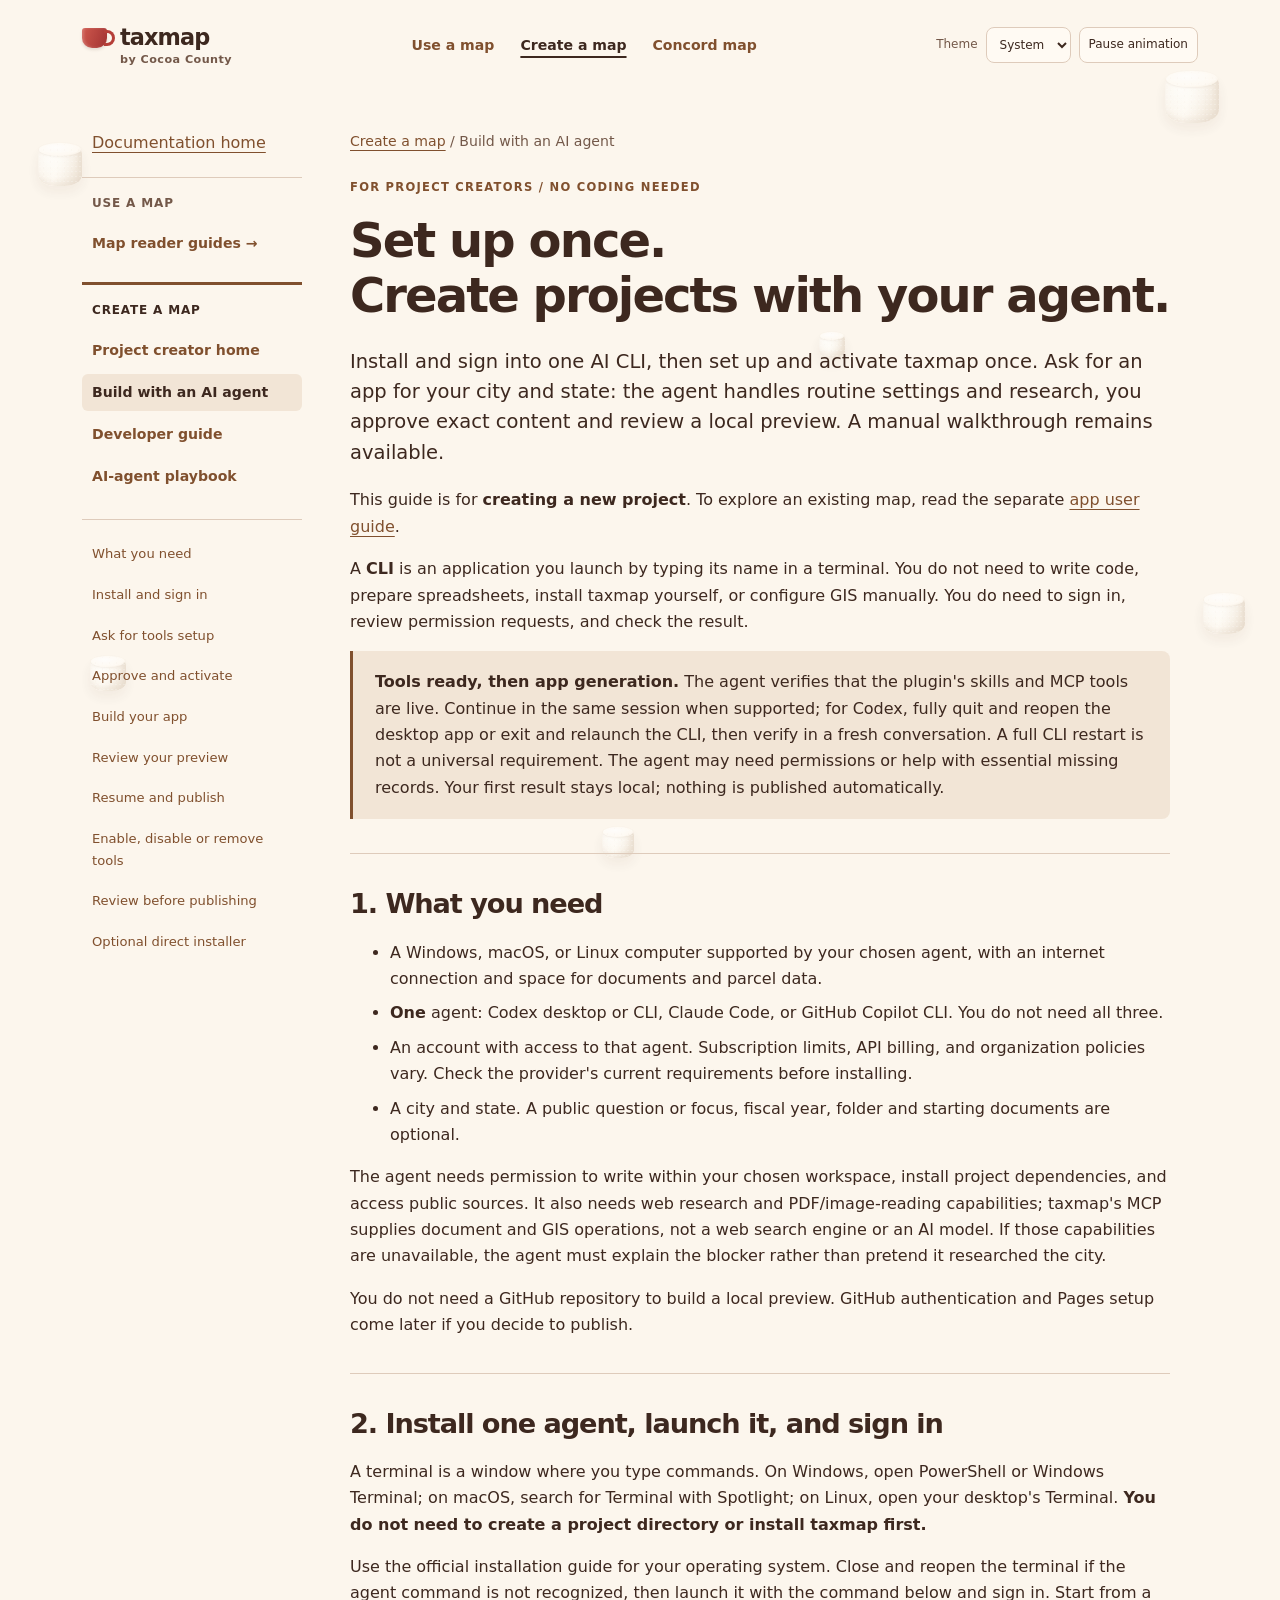
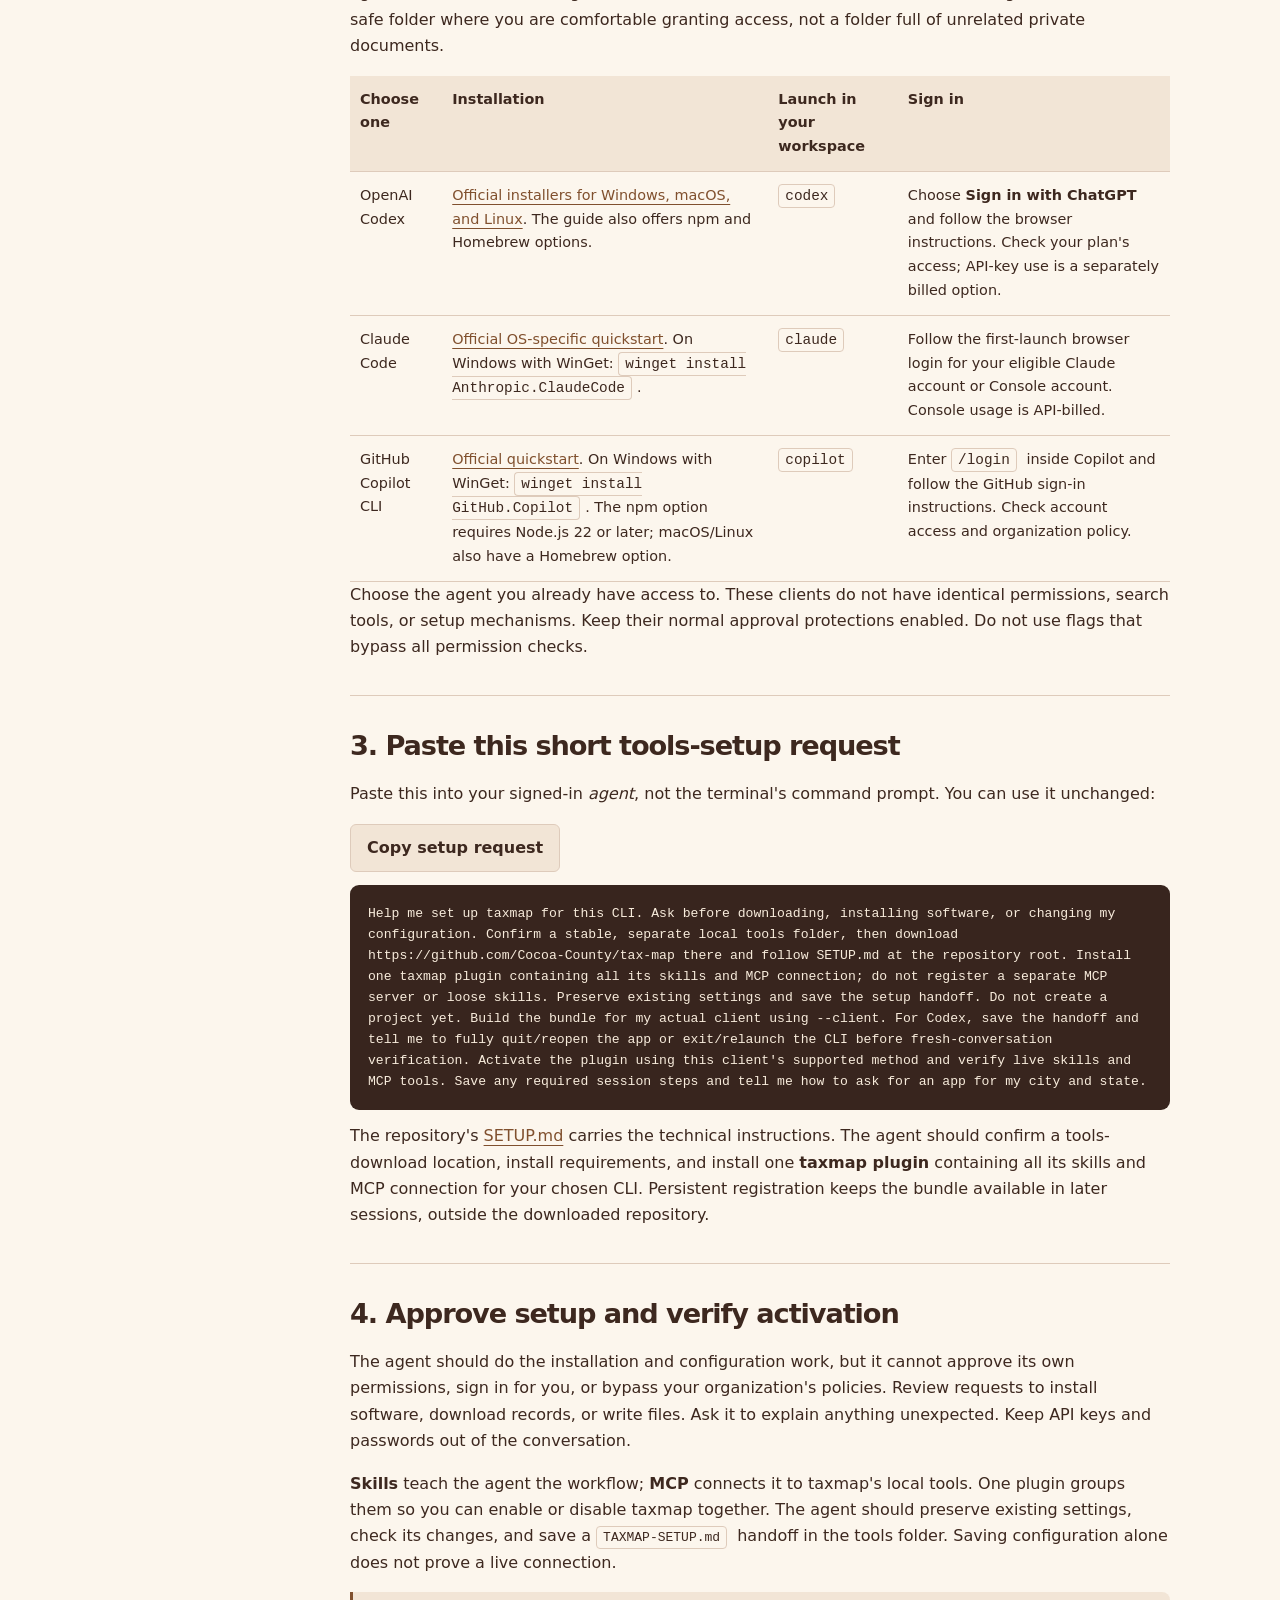
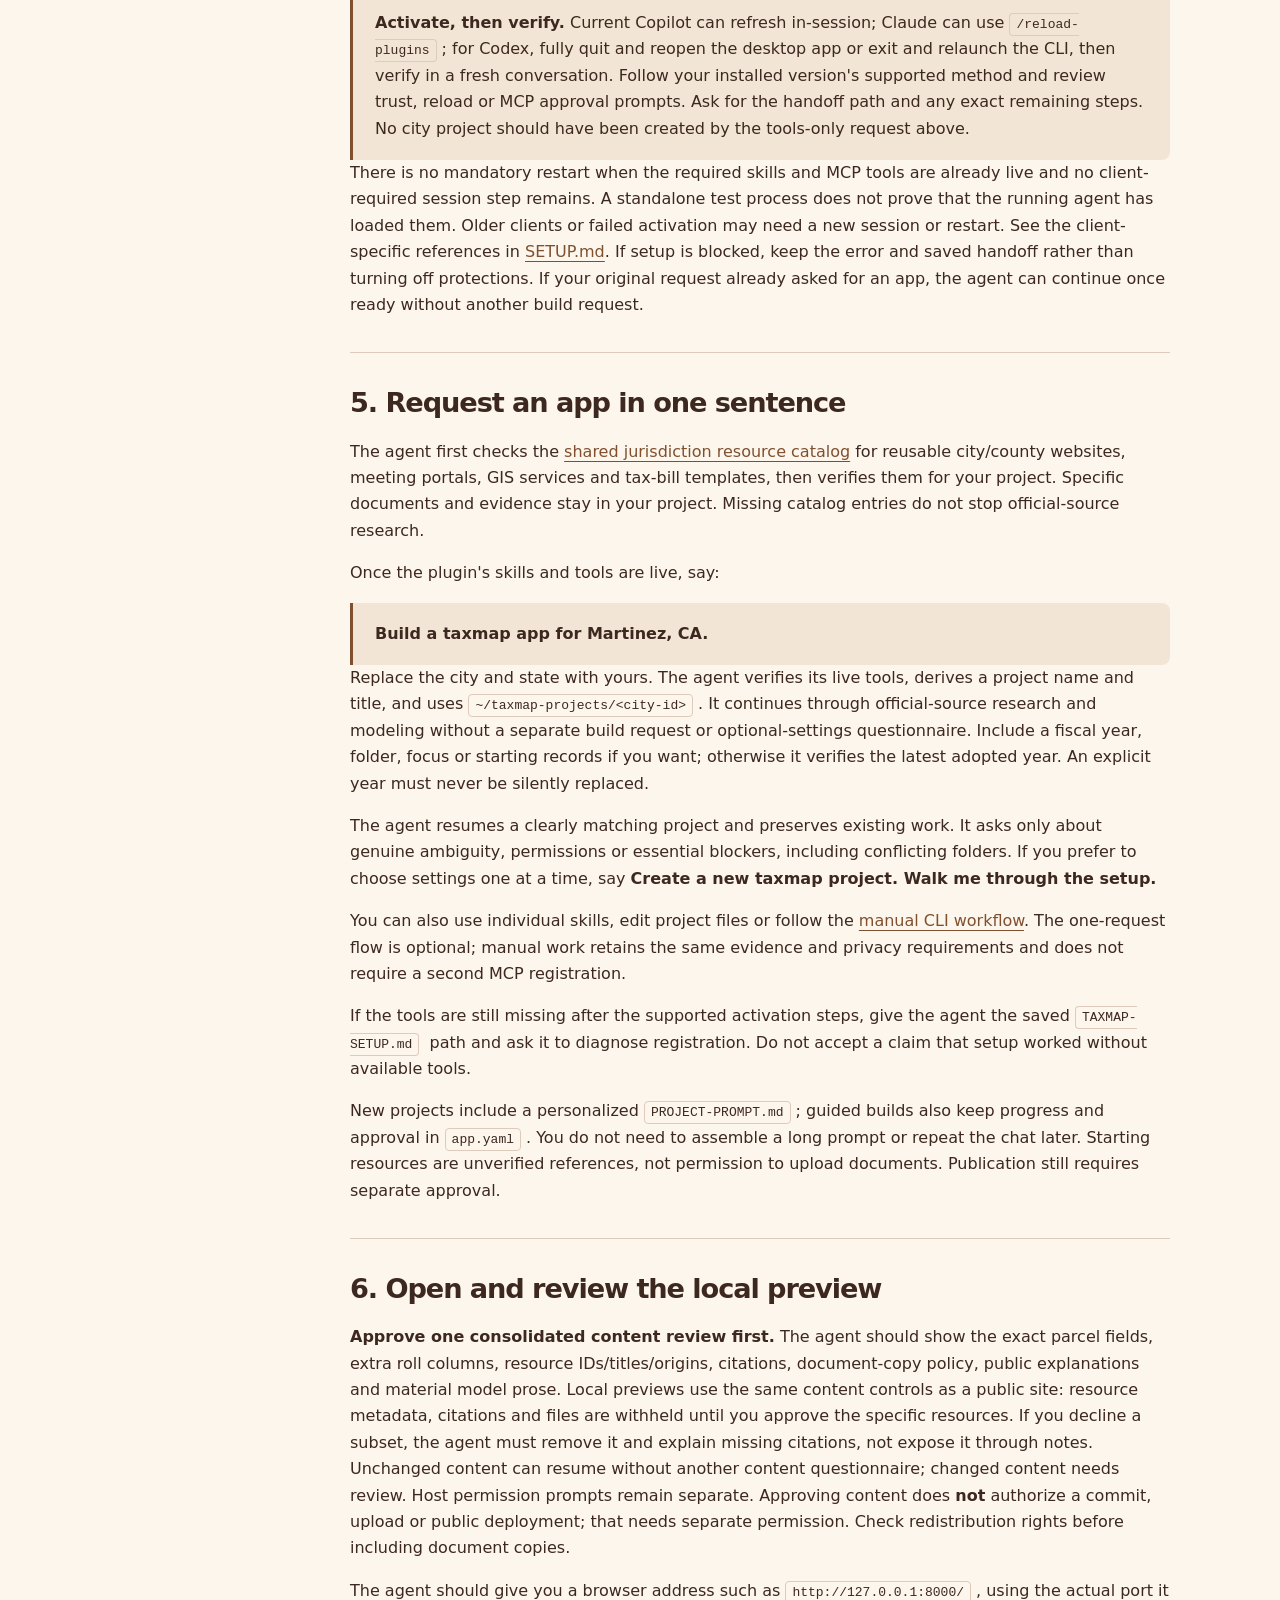
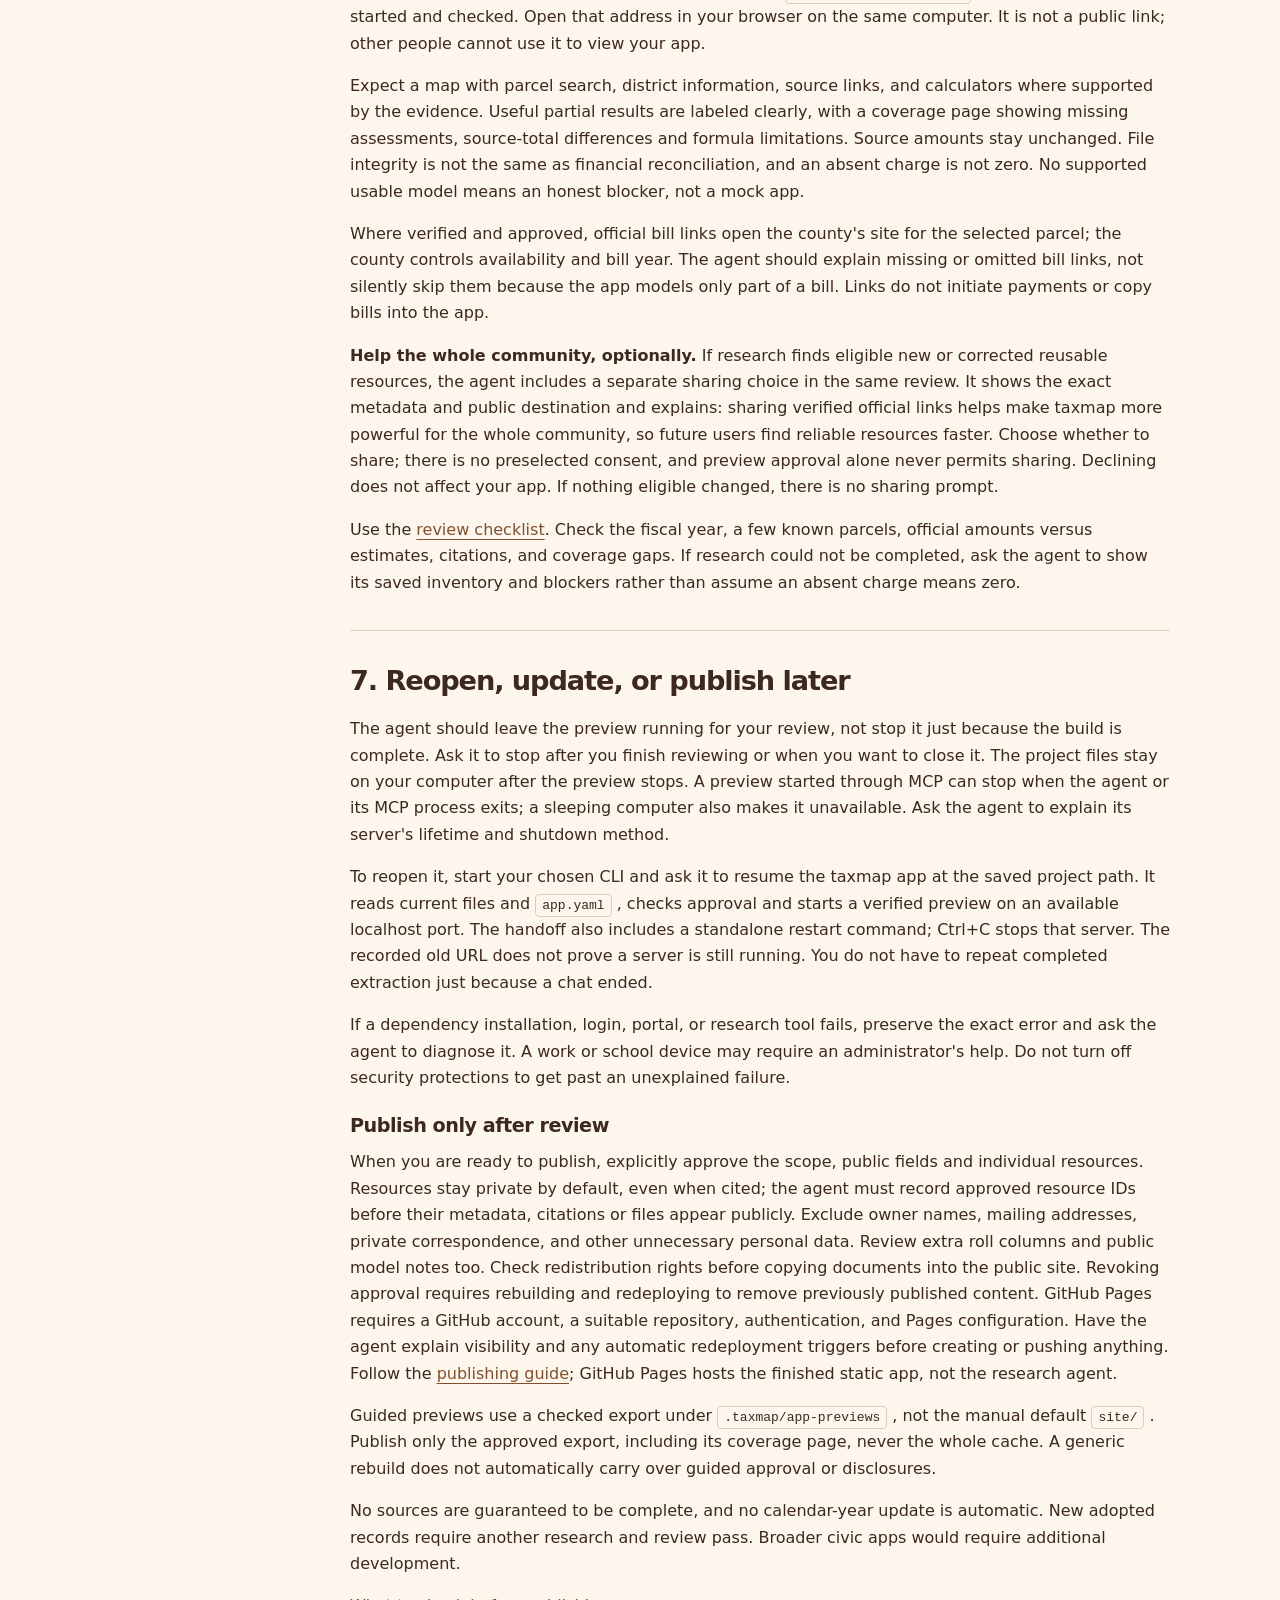
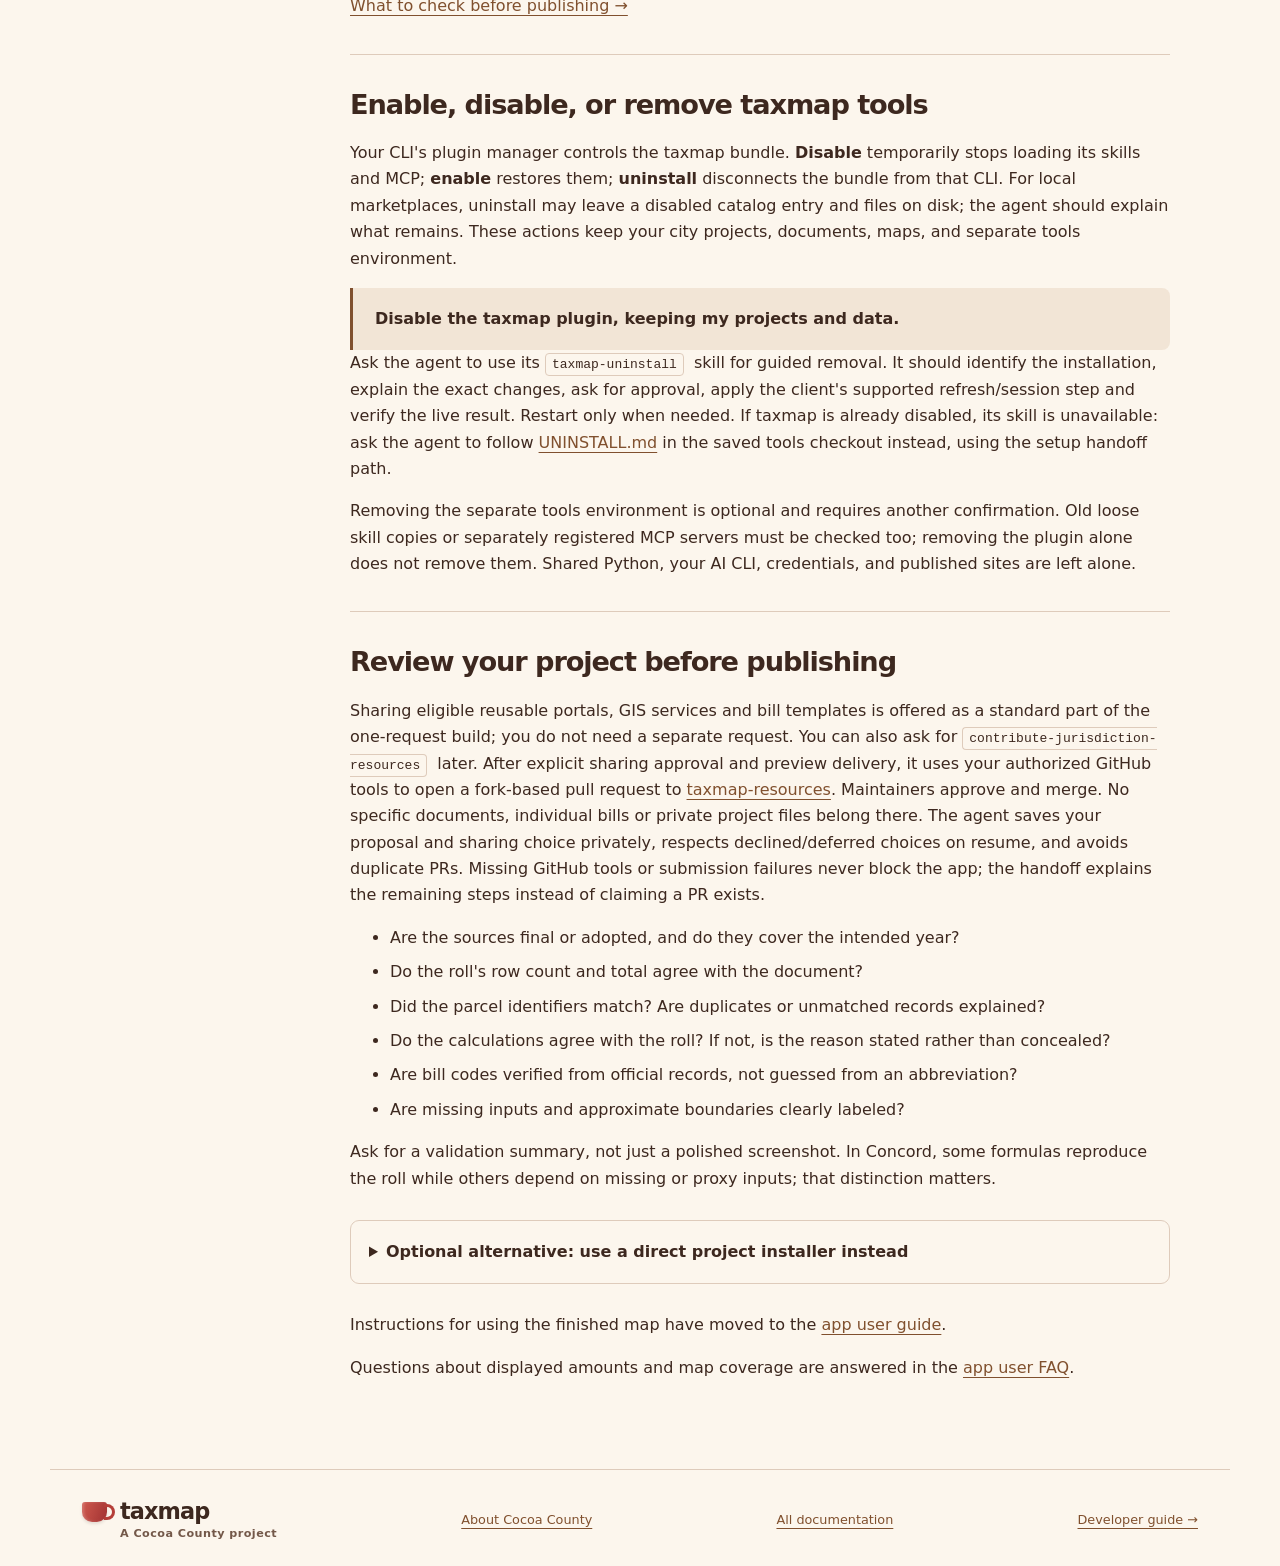
<file: website/docs/get-started.html>
<!doctype html>
<html lang="en">
<head>
  <meta charset="utf-8">
  <meta name="viewport" content="width=device-width, initial-scale=1">
  <meta http-equiv="refresh" content="0; url=community.html">
  <link rel="canonical" href="https://cocoa-county.github.io/tax-map/docs/community.html">
  <title>Non-technical guide | taxmap</title>
  <link rel="icon" type="image/svg+xml" href="../favicon.svg">
  <script>location.replace("community.html" + location.hash);</script>
</head>
<body><p>The agent setup process is now the <a href="community.html">non-technical guide</a>. Follow that link if you are not redirected.</p></body>
</html>
</file>
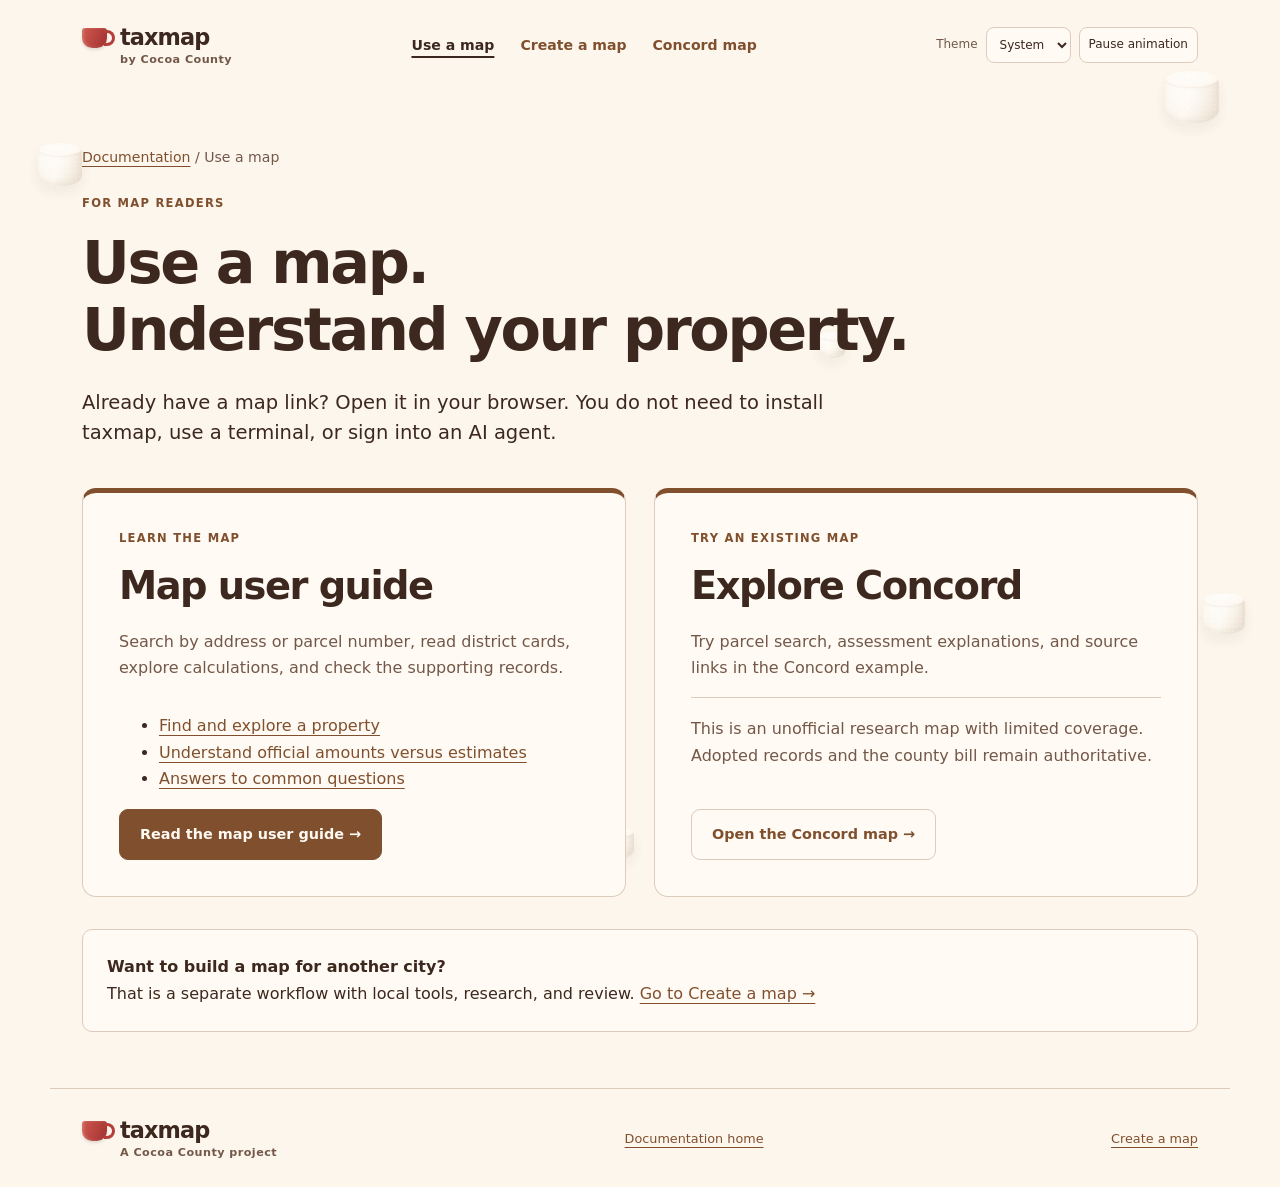
<file: website/docs/use.html>
<!doctype html>
<html lang="en">
<head><meta charset="utf-8"><meta name="viewport" content="width=device-width, initial-scale=1"><meta name="description" content="Use an existing taxmap map: find a property, understand assessments, and check sources. No installation required."><title>Use a map | taxmap</title><link rel="icon" type="image/svg+xml" href="../favicon.svg"><link rel="stylesheet" href="../style.css?v=cocoa-3"><link rel="stylesheet" href="docs.css?v=cocoa-3"><script src="../theme.js?v=cocoa-2"></script></head>
<body>
<a class="skip-link" href="#main">Skip to content</a>
<header class="site-header"><a class="brand" href="../">taxmap<small>by Cocoa County</small></a><nav aria-label="Main navigation"><a href="use.html" aria-current="page">Use a map</a><a href="create.html">Create a map</a><a href="../concord/">Concord map</a></nav></header>
<main id="main" class="docs-home">
  <p class="docs-breadcrumb"><a href="./">Documentation</a> / Use a map</p>
  <p class="eyebrow">For map readers</p><h1>Use a map.<br>Understand your property.</h1>
  <p class="lead">Already have a map link? Open it in your browser. You do not need to install taxmap, use a terminal, or sign into an AI agent.</p>
  <div class="docs-paths">
    <section class="docs-path" aria-labelledby="guide-title">
      <p class="eyebrow">Learn the map</p><h2 id="guide-title">Map user guide</h2>
      <p>Search by address or parcel number, read district cards, explore calculations, and check the supporting records.</p>
      <ul><li><a href="users.html#reading">Find and explore a property</a></li><li><a href="users.html#amounts">Understand official amounts versus estimates</a></li><li><a href="users.html#questions">Answers to common questions</a></li></ul>
      <a class="button" href="users.html">Read the map user guide &rarr;</a>
    </section>
    <section class="docs-path" aria-labelledby="example-title">
      <p class="eyebrow">Try an existing map</p><h2 id="example-title">Explore Concord</h2>
      <p>Try parcel search, assessment explanations, and source links in the Concord example.</p>
      <p class="path-requirement">This is an unofficial research map with limited coverage. Adopted records and the county bill remain authoritative.</p>
      <a class="button secondary" href="../concord/">Open the Concord map &rarr;</a>
    </section>
  </div>
  <aside class="docs-switch"><strong>Want to build a map for another city?</strong><p>That is a separate workflow with local tools, research, and review. <a href="create.html">Go to Create a map &rarr;</a></p></aside>
</main>
<footer><a class="brand" href="../">taxmap<small>A Cocoa County project</small></a><a href="./">Documentation home</a><a href="create.html">Create a map</a></footer>
</body></html>
</file>
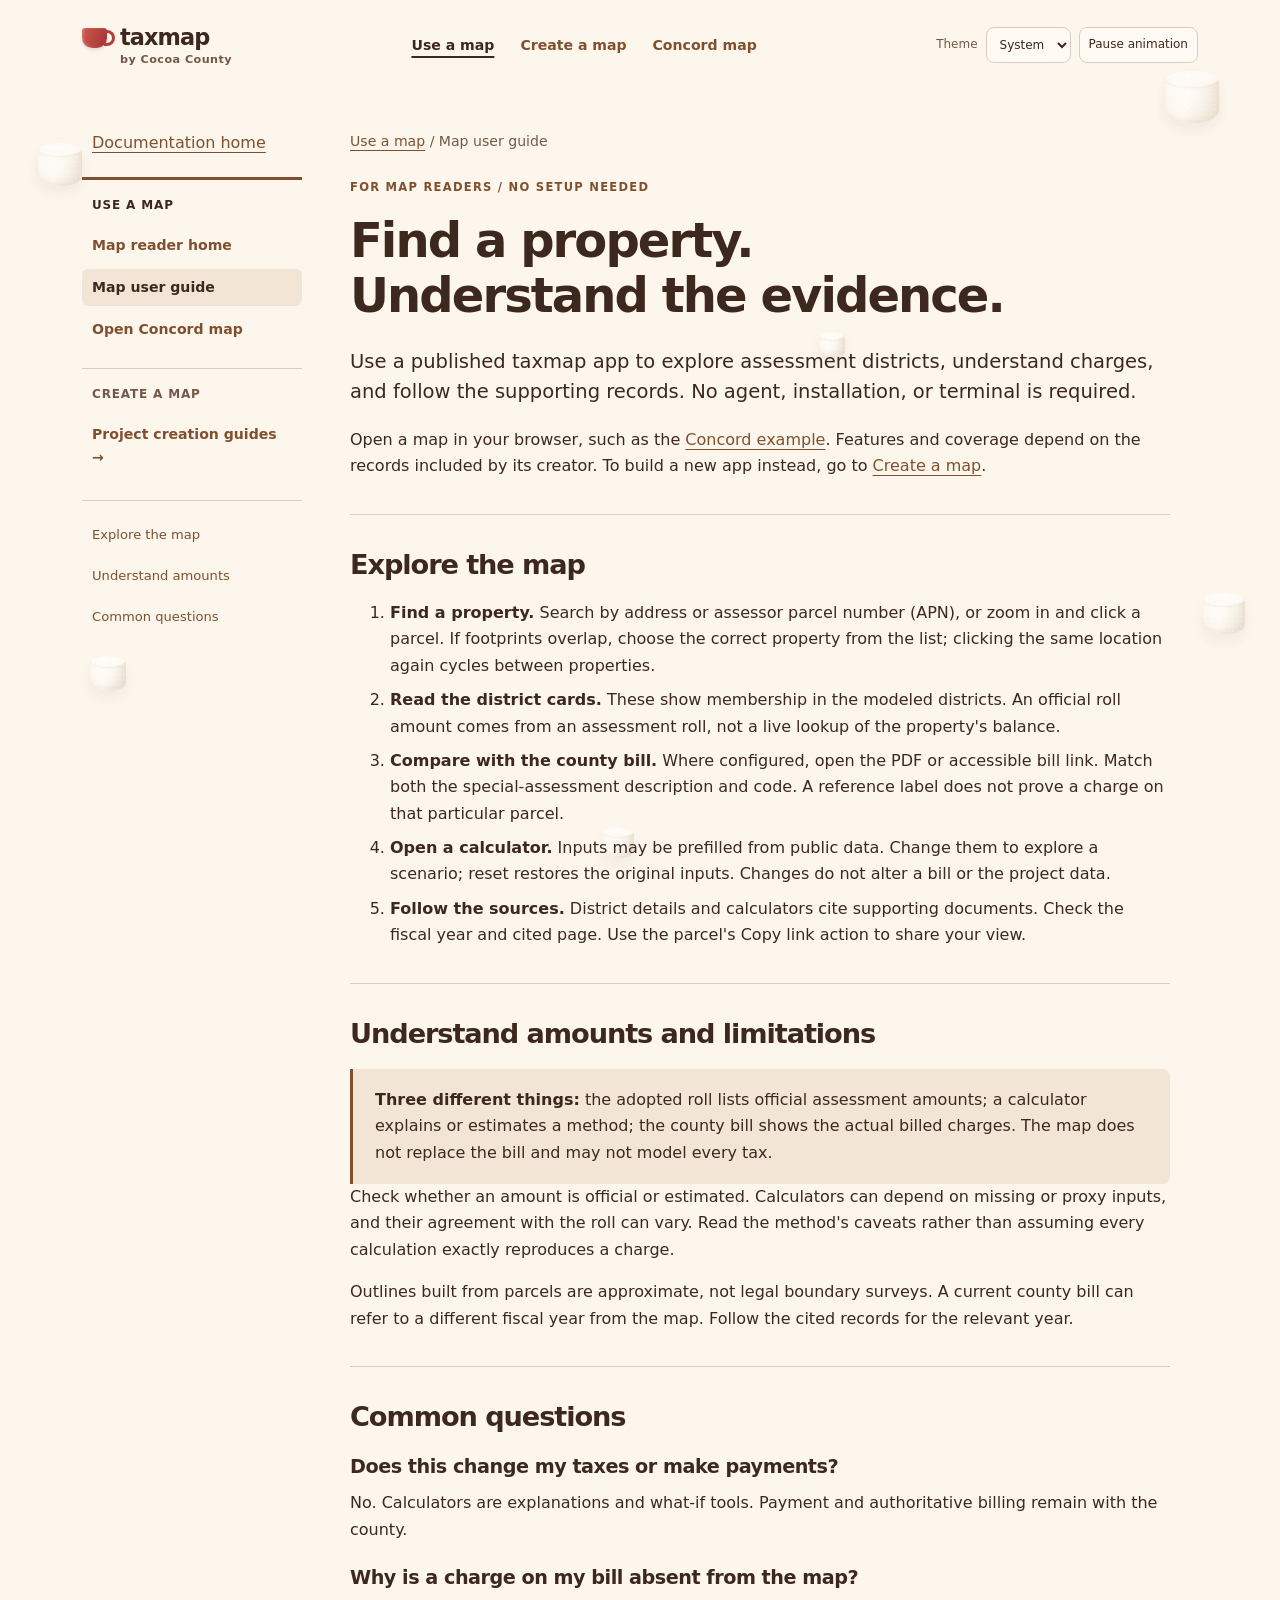
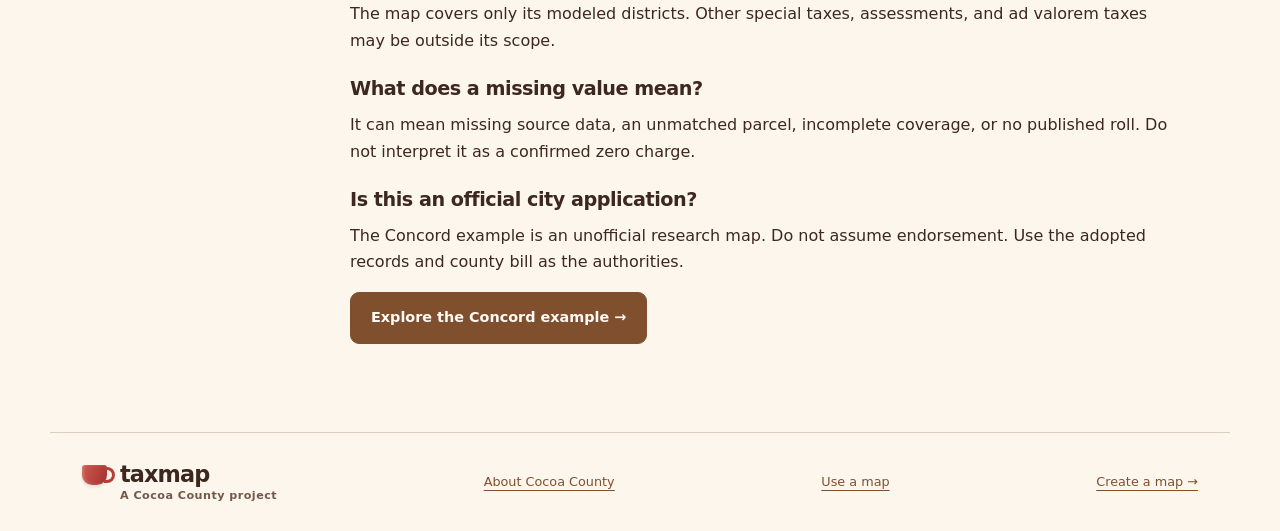
<file: website/docs/users.html>
<!doctype html>
<html lang="en">
<head><meta charset="utf-8"><meta name="viewport" content="width=device-width, initial-scale=1"><meta name="description" content="How to use a taxmap app: find properties, understand assessments, explore calculators, and check sources."><title>Map user guide | taxmap</title><link rel="icon" type="image/svg+xml" href="../favicon.svg"><link rel="stylesheet" href="../style.css?v=cocoa-3"><link rel="stylesheet" href="docs.css?v=cocoa-3"><script src="../theme.js?v=cocoa-2"></script></head>
<body>
<a class="skip-link" href="#main">Skip to content</a>
<header class="site-header"><a class="brand" href="../">taxmap<small>by Cocoa County</small></a><nav aria-label="Main navigation"><a href="use.html" aria-current="location">Use a map</a><a href="create.html">Create a map</a><a href="../concord/">Concord map</a></nav></header>
<main id="main" class="docs-layout">
<aside class="docs-sidebar">
<a href="./">Documentation home</a>
<nav class="nav-group nav-group-active" aria-label="Use a map"><span class="nav-group-label">Use a map</span><a href="use.html">Map reader home</a><a href="users.html" aria-current="page">Map user guide</a><a href="../concord/">Open Concord map</a></nav>
<nav class="nav-group" aria-label="Create a map"><span class="nav-group-label">Create a map</span><a href="create.html">Project creation guides &rarr;</a></nav>
<nav class="toc" aria-label="On this page"><a href="#reading">Explore the map</a><a href="#amounts">Understand amounts</a><a href="#questions">Common questions</a></nav></aside>
<article class="docs-article">
<p class="docs-breadcrumb"><a href="use.html">Use a map</a> / Map user guide</p>
<p class="eyebrow">For map readers / No setup needed</p><h1>Find a property.<br>Understand the evidence.</h1>
<p class="lead">Use a published taxmap app to explore assessment districts, understand charges, and follow the supporting records. No agent, installation, or terminal is required.</p>
<p>Open a map in your browser, such as the <a href="../concord/">Concord example</a>. Features and coverage depend on the records included by its creator. To build a new app instead, go to <a href="create.html">Create a map</a>.</p>
<section id="reading"><h2>Explore the map</h2>
<ol><li><strong>Find a property.</strong> Search by address or assessor parcel number (APN), or zoom in and click a parcel. If footprints overlap, choose the correct property from the list; clicking the same location again cycles between properties.</li>
<li><strong>Read the district cards.</strong> These show membership in the modeled districts. An official roll amount comes from an assessment roll, not a live lookup of the property's balance.</li>
<li><strong>Compare with the county bill.</strong> Where configured, open the PDF or accessible bill link. Match both the special-assessment description and code. A reference label does not prove a charge on that particular parcel.</li>
<li><strong>Open a calculator.</strong> Inputs may be prefilled from public data. Change them to explore a scenario; reset restores the original inputs. Changes do not alter a bill or the project data.</li>
<li><strong>Follow the sources.</strong> District details and calculators cite supporting documents. Check the fiscal year and cited page. Use the parcel's Copy link action to share your view.</li></ol></section>
<section id="amounts"><h2>Understand amounts and limitations</h2>
<div class="callout"><strong>Three different things:</strong> the adopted roll lists official assessment amounts; a calculator explains or estimates a method; the county bill shows the actual billed charges. The map does not replace the bill and may not model every tax.</div>
<p>Check whether an amount is official or estimated. Calculators can depend on missing or proxy inputs, and their agreement with the roll can vary. Read the method's caveats rather than assuming every calculation exactly reproduces a charge.</p>
<p>Outlines built from parcels are approximate, not legal boundary surveys. A current county bill can refer to a different fiscal year from the map. Follow the cited records for the relevant year.</p></section>
<section id="questions"><h2>Common questions</h2>
<h3>Does this change my taxes or make payments?</h3><p>No. Calculators are explanations and what-if tools. Payment and authoritative billing remain with the county.</p>
<h3>Why is a charge on my bill absent from the map?</h3><p>The map covers only its modeled districts. Other special taxes, assessments, and ad valorem taxes may be outside its scope.</p>
<h3>What does a missing value mean?</h3><p>It can mean missing source data, an unmatched parcel, incomplete coverage, or no published roll. Do not interpret it as a confirmed zero charge.</p>
<h3>Is this an official city application?</h3><p>The Concord example is an unofficial research map. Do not assume endorsement. Use the adopted records and county bill as the authorities.</p>
<p><a class="button" href="../concord/">Explore the Concord example &rarr;</a></p></section>
</article></main>
<footer><a class="brand" href="../">taxmap<small>A Cocoa County project</small></a><a href="https://github.com/Cocoa-County">About Cocoa County</a><a href="use.html">Use a map</a><a href="create.html">Create a map &rarr;</a></footer>
</body></html>
</file>
<file: website/style.css>
:root { color-scheme: light; --ink: #3d281f; --muted: #735849; --accent: #80502e; --accent-hover: #59361f; --line: #decbbb; --paper: #fcf6ed; --surface: #fffaf3; --soft: #f2e5d6; --deep: #482e24; --button-ink: #fffaf3; --marshmallow: #fffdf7; --marshmallow-shadow: #e2c9ad; --code-bg: #38251e; font-family: system-ui, -apple-system, "Segoe UI", sans-serif; color: var(--ink); background: var(--paper); }
:root[data-theme="dark"] { color-scheme: dark; --ink: #f8ecdc; --muted: #cfb7a3; --accent: #e4b78c; --accent-hover: #f8d8b5; --line: #644b3b; --paper: #241913; --surface: #30221b; --soft: #3b2b22; --deep: #3b271e; --button-ink: #291b14; --marshmallow: #d6baa0; --marshmallow-shadow: #8c6244; --code-bg: #1b130f; }
@media (prefers-color-scheme: dark) {
  :root:not([data-theme="light"]) { color-scheme: dark; --ink: #f8ecdc; --muted: #cfb7a3; --accent: #e4b78c; --accent-hover: #f8d8b5; --line: #644b3b; --paper: #241913; --surface: #30221b; --soft: #3b2b22; --deep: #3b271e; --button-ink: #291b14; --marshmallow: #d6baa0; --marshmallow-shadow: #8c6244; --code-bg: #1b130f; }
}
* { box-sizing: border-box; }
html { scroll-behavior: smooth; }
body { margin: 0; line-height: 1.65; isolation: isolate; }
.site-header, main, footer { position: relative; z-index: 1; }
.cocoa-background { position: fixed; inset: 0; overflow: hidden; pointer-events: none; z-index: -1; }
.marshmallow { position: absolute; left: var(--x); top: var(--y); width: var(--size); height: calc(var(--size) * .95); border-radius: 42% 42% 40% 40% / 24% 24% 26% 26%; background: radial-gradient(ellipse at 30% 35%, #fffefb 0%, transparent 65%), linear-gradient(100deg, #f7eee3 0%, #fffaf2 42%, #e8dbcb 100%); box-shadow: inset -2px -4px 5px #cab8a440, 0 6px 14px #482e2414; opacity: .75; animation: cocoa-float var(--duration) ease-in-out infinite alternate; animation-delay: var(--delay); }
.marshmallow::before { content: ""; position: absolute; inset: -1px 1px auto; height: 32%; border-radius: 50%; background: radial-gradient(ellipse at 40% 35%, #ffffff, #fffaf3 65%, #eee1d1); box-shadow: 0 1px 2px #d4c5b550; }
.marshmallow::after { content: ""; position: absolute; inset: 0; border-radius: inherit; background-image: radial-gradient(#ffffff90 .6px, transparent .8px), radial-gradient(#c9b8a230 .5px, transparent .8px); background-size: 4px 5px, 7px 6px; background-position: 0 0, 2px 3px; opacity: .45; }
@keyframes cocoa-float { from { transform: translate3d(-12px, 22px, 0) rotate(-12deg); } to { transform: translate3d(14px, -26px, 0) rotate(14deg); } }
.cocoa-background[data-paused="true"] .marshmallow { animation-play-state: paused; }
.appearance-controls { display: flex; align-items: center; flex-wrap: wrap; gap: 8px; }
.appearance-controls label { font-size: .75rem; color: var(--muted); }
.appearance-controls select, .appearance-controls button { font: inherit; font-size: .75rem; min-height: 36px; border: 1px solid var(--line); border-radius: 8px; background: var(--surface); color: var(--ink); padding: 6px 9px; }
.appearance-controls button { cursor: pointer; }
.appearance-controls :focus-visible { outline: 3px solid var(--accent); outline-offset: 3px; }
.appearance-controls button:hover { background: var(--soft); }
.brand::before { content: ""; position: absolute; width: 25px; height: 20px; left: -38px; top: 4px; border-radius: 3px 3px 10px 10px; background: linear-gradient(110deg, #cf584d, #a13232); box-shadow: inset 2px 0 3px #ffffff30, 0 2px 3px #482e2420; }
.brand::after { content: ""; position: absolute; width: 8px; height: 10px; left: -16px; top: 6px; border: 3px solid #b53e38; border-left: 0; border-radius: 0 8px 8px 0; }
.mug-steam { position: absolute; left: -35px; top: -17px; width: 22px; height: 20px; pointer-events: none; }
.mug-steam span { position: absolute; bottom: 0; width: 5px; height: 13px; border-left: 2px solid var(--muted); border-radius: 50%; opacity: 0; animation: cocoa-steam 3.6s ease-out infinite; }
.mug-steam span:nth-child(1) { left: 1px; animation-delay: -2.4s; }
.mug-steam span:nth-child(2) { left: 8px; animation-delay: -1.2s; }
.mug-steam span:nth-child(3) { left: 15px; }
@keyframes cocoa-steam { 0% { transform: translateY(5px) scale(.7); opacity: 0; } 25% { opacity: .5; } 70% { opacity: .3; } 100% { transform: translate(3px, -7px) scale(1.15); opacity: 0; } }
html[data-motion-paused="true"] .mug-steam span { animation-play-state: paused; }
.brand { position: relative; margin-left: 38px; }
a { color: var(--accent); text-underline-offset: 4px; }
a:hover { color: var(--accent-hover); }
a:focus-visible { outline: 3px solid #ca6b24; outline-offset: 5px; border-radius: 3px; }
.skip-link { position: absolute; left: 16px; top: -100px; padding: 10px 16px; background: var(--surface); z-index: 2; }
.skip-link:focus { top: 12px; }
.site-header, main, footer { max-width: 1180px; margin-inline: auto; }
.site-header { display: flex; align-items: center; justify-content: space-between; flex-wrap: wrap; gap: 24px; padding: 24px 32px; }
.brand { display: inline-flex; align-items: center; gap: 10px; color: var(--ink); font-weight: 800; font-size: 1.4rem; text-decoration: none; letter-spacing: -.04em; }
.brand { flex-direction: column; align-items: flex-start; gap: 2px; line-height: 1.2; }
.brand small { font-size: .7rem; font-weight: 600; letter-spacing: .04em; color: var(--muted); }
nav { display: flex; gap: 26px; flex-wrap: wrap; }
nav a { font-size: .88rem; font-weight: 600; text-decoration: none; }
h1, h2, h3, p { margin-top: 0; }
h1, h2, h3 { line-height: 1.15; letter-spacing: -.04em; }
h1 { font-size: clamp(2.6rem, 4.6vw, 4rem); margin-bottom: 24px; }
h1 em { font-style: normal; color: var(--accent); }
h2 { font-size: clamp(1.9rem, 3.1vw, 2.8rem); margin-bottom: 20px; }
h3 { font-size: 1.2rem; letter-spacing: -.025em; margin-bottom: 12px; }
.eyebrow { font-size: .72rem; font-weight: 750; text-transform: uppercase; letter-spacing: .11em; color: var(--accent); margin-bottom: 16px; }
.hero { display: grid; grid-template-columns: 1.35fr 1fr; gap: 56px; align-items: center; padding: 68px 32px 88px; }
.lead { font-size: 1.22rem; line-height: 1.55; }
.hero-detail { color: var(--muted); max-width: 530px; }
.actions { display: flex; flex-wrap: wrap; gap: 12px; margin: 28px 0 18px; }
.button { display: inline-flex; justify-content: center; align-items: center; gap: 12px; padding: 13px 20px; background: var(--accent); color: var(--button-ink); border: 1px solid var(--accent); border-radius: 9px; text-decoration: none; font-size: .9rem; font-weight: 650; }
.button:hover { background: var(--accent-hover); color: var(--button-ink); }
.button.secondary { color: var(--accent); background: transparent; border-color: var(--line); }
.button.secondary:hover { background: var(--soft); }
.fine { font-size: .8rem; color: var(--muted); line-height: 1.6; }
.preview { background: var(--surface); border: 1px solid var(--line); border-radius: 18px; overflow: hidden; box-shadow: 0 22px 60px #482e2418; transform: rotate(1deg); }
.preview-top { display: flex; align-items: center; gap: 9px; padding: 14px 20px; font-size: .78rem; color: var(--muted); border-bottom: 1px solid var(--line); }
.status-dot { width: 7px; height: 7px; border-radius: 50%; background: var(--accent); }
.map-art { height: 175px; position: relative; overflow: hidden; background: repeating-linear-gradient(25deg, transparent 0 52px, #ffffffb0 53px 63px, transparent 64px 120px), #e8efdf; }
.parcel { position: absolute; display: block; width: 78px; height: 58px; border: 2px solid #4d9b84; background: #89c6ac66; transform: rotate(25deg); border-radius: 2px; }
.p1 { top: 18px; left: 18px; }.p2 { top: 58px; left: 104px; }.p3 { top: 100px; left: 190px; }
.p4 { top: -30px; left: 153px; }.p5 { top: 12px; left: 239px; background: #f4ce6b99; border-color: #b37e22; }.p6 { top: 54px; left: 325px; }
.map-label { position: absolute; bottom: 12px; left: 14px; background: var(--surface); color: var(--ink); border-radius: 5px; padding: 4px 10px; font-size: .7rem; }
.preview-body { padding: 24px; }.preview-body .eyebrow { margin-bottom: 7px; }
.bill-name { font-size: .78rem; font-weight: 700; margin-bottom: 20px; }
code { padding: 3px 6px; border: 1px solid var(--line); border-radius: 4px; margin-right: 5px; }
.preview-body h2 { font-size: 1.35rem; }.preview-body > p:not(.eyebrow):not(.bill-name) { color: var(--muted); font-size: .88rem; }
.preview-body > a { font-weight: 650; font-size: .9rem; }.preview-body .fine { margin: 18px 0 0; font-size: .72rem !important; }
.questions { padding: 48px; background: var(--soft); border-radius: 20px; margin: 0 32px 30px; }
.questions > p:last-child { max-width: 850px; color: var(--muted); margin-bottom: 0; }
.question-grid { display: grid; grid-template-columns: repeat(3, 1fr); gap: 26px; margin: 26px 0; }
.question-grid p { font-size: 1.1rem; font-weight: 650; line-height: 1.5; border-left: 3px solid var(--accent); padding-left: 16px; margin-bottom: 0; }
.section { padding: 66px 32px; }.section-heading { max-width: 650px; margin-bottom: 36px; }.section-heading > p:last-child { color: var(--muted); }
.workflow-diagram { display: grid; grid-template-columns: repeat(5, minmax(0, 1fr)); gap: 24px; list-style: none; padding: 0; margin: 0; }
.workflow-diagram li { position: relative; padding: 20px 16px; background: var(--surface); border: 1px solid var(--line); border-radius: 12px; }
.workflow-diagram li:not(:last-child)::after { content: "\2192"; position: absolute; right: -21px; top: 50%; transform: translateY(-50%); color: var(--accent); font-size: 1.2rem; }
.workflow-role { display: block; color: var(--accent); font-size: .7rem; font-weight: 700; min-height: 36px; margin-bottom: 12px; }
.workflow-diagram h3 { font-size: 1rem; line-height: 1.3; letter-spacing: -.02em; }
.workflow-diagram p { font-size: .85rem; color: var(--muted); margin: 0; }
.workflow-cycle { border-bottom: 1px solid var(--line); padding: 18px 0; margin: 10px 0 16px; font-size: .88rem; color: var(--muted); }
.workflow-cycle span { color: var(--accent); font-size: 1.2rem; margin-right: 8px; }
@media (max-width: 1000px) {
  .workflow-diagram { grid-template-columns: 1fr; gap: 26px; }
  .workflow-diagram li { padding: 18px 22px; }
  .workflow-diagram li:not(:last-child)::after { content: "\2193"; right: auto; left: 50%; top: auto; bottom: -26px; transform: translateX(-50%); }
  .workflow-role { min-height: 0; margin-bottom: 8px; }
}
.steps { padding: 0; margin: 0; list-style: none; display: grid; grid-template-columns: 1fr 1fr; gap: 34px 48px; }
.steps li { display: flex; gap: 18px; }.steps p { color: var(--muted); margin-bottom: 0; }
.step-number { font-size: .85rem; font-weight: 750; color: var(--accent); border-top: 2px solid var(--accent); padding-top: 7px; }
.agent-prompt { background: var(--surface); border: 1px solid var(--line); border-radius: 12px; padding: 24px 28px; margin: 36px 0 14px; }
blockquote { margin: 0; font-size: 1.05rem; }
.features { border-top: 1px solid var(--line); }
.feature-grid { display: grid; grid-template-columns: repeat(4, 1fr); gap: 28px; }.feature-grid p { color: var(--muted); font-size: .93rem; }
.feature-symbol { display: grid; place-items: center; width: 42px; height: 42px; border-radius: 10px; background: var(--soft); color: var(--accent); font-size: 1.3rem; font-weight: 650; margin-bottom: 20px; }
.proof { display: grid; grid-template-columns: 1fr 1fr; gap: 60px; background: var(--deep); color: white; border-radius: 20px; margin: 0 32px; padding: 48px; }
.proof .eyebrow { color: #efc79e; }.proof p { color: #f1dfcc; }.proof .button { background: #f5dfc7; border-color: #f5dfc7; color: #482e24; }
.stats { display: grid; grid-template-columns: 1fr 1fr; gap: 28px; margin: 0 0 24px; }.stats div:last-child { grid-column: 1 / -1; }
.stats dt { font-size: .8rem; color: #f1dfcc; }.stats dd { font-size: 2.5rem; font-weight: 700; margin: 0; line-height: 1.3; }
.ownership { padding-top: 84px; }.ownership-grid { display: grid; grid-template-columns: repeat(3, 1fr); gap: 36px; margin: 36px 0 12px; }.ownership-grid p { color: var(--muted); }
.closing { text-align: center; border-top: 1px solid var(--line); padding: 64px 32px; }.closing .actions { justify-content: center; }.closing .fine { max-width: 640px; margin: 24px auto 0; }
footer { display: flex; align-items: center; justify-content: space-between; gap: 20px; border-top: 1px solid var(--line); padding: 28px 32px; font-size: .8rem; color: var(--muted); }
@media (max-width: 900px) { .hero { gap: 28px; }.feature-grid { grid-template-columns: 1fr 1fr; }.proof { gap: 32px; padding: 32px; }.ownership-grid { gap: 20px; } }
@media (max-width: 650px) {
  .site-header { padding: 20px; gap: 12px; }nav { gap: 14px; }nav a { font-size: .78rem; }.nav-source { display: none; }
  .hero { grid-template-columns: 1fr; padding: 40px 20px 48px; gap: 32px; }.preview { transform: none; }.lead { font-size: 1.1rem; }
  .questions { margin: 0 20px; padding: 28px 24px; }.question-grid, .steps, .proof, .ownership-grid { grid-template-columns: 1fr; }
  .question-grid { gap: 18px; }.section { padding: 48px 20px; }.proof { margin: 0 20px; padding: 28px; }.steps { gap: 28px; }
  .feature-grid { gap: 20px; }.feature-grid h3 { font-size: 1.1rem; }.feature-grid p { font-size: .86rem; }
  .agent-prompt { padding: 20px; }.closing { padding: 48px 20px; }footer { padding: 24px 20px; flex-wrap: wrap; }footer > span { display: none; }
}
@media (prefers-reduced-motion: reduce) { html { scroll-behavior: auto; }.marshmallow, .mug-steam span { animation: none; }.mug-steam span { opacity: .3; } }
</file>
<file: website/docs/docs.css>
.docs-home { padding: 56px 32px; }
.docs-home > .lead { max-width: 760px; }
.docs-paths { display: grid; grid-template-columns: repeat(2, minmax(0, 1fr)); gap: 28px; margin: 40px 0 28px; }
.docs-path { display: flex; flex-direction: column; align-items: flex-start; padding: 36px; background: var(--surface); border: 1px solid var(--line); border-top: 5px solid var(--accent); border-radius: 14px; }
.docs-path-create { background: var(--soft); }
.docs-path h2 { font-size: clamp(1.9rem, 3vw, 2.6rem); }
.docs-path > p:not(.eyebrow) { color: var(--muted); }
.docs-path .button { margin-top: auto; }
.path-requirement { padding-top: 18px; border-top: 1px solid var(--line); }
.docs-switch { margin-top: 32px; padding: 24px; border: 1px solid var(--line); border-radius: 10px; background: var(--surface); }
.docs-switch p:last-child { margin-bottom: 0; }
.docs-switch h2 { font-size: 1.5rem; }
.docs-breadcrumb { font-size: .88rem; color: var(--muted); margin-bottom: 24px; }
.docs-sidebar .nav-group { margin-top: 20px; padding-top: 16px; border-top: 1px solid var(--line); }
.docs-sidebar .nav-group-label { font-size: .75rem; font-weight: 750; text-transform: uppercase; letter-spacing: .07em; color: var(--muted); padding: 0 10px; margin-bottom: 6px; }
.docs-sidebar .nav-group-active { border-top: 3px solid var(--accent); }
.docs-sidebar .nav-group-active .nav-group-label { color: var(--ink); }
.docs-cards { display: grid; grid-template-columns: repeat(3, 1fr); gap: 22px; margin: 40px 0; }
.docs-cards > a { display: block; padding: 28px; background: var(--surface); border: 1px solid var(--line); border-radius: 14px; text-decoration: none; color: var(--ink); }
.docs-cards > a:hover { border-color: var(--accent); background: var(--soft); }
.docs-cards h2 { font-size: 1.55rem; margin-top: 16px; }
.docs-cards p { color: var(--muted); }
.docs-cards > a > span:last-child { font-weight: 650; color: var(--accent); font-size: .88rem; }
.docs-layout { display: grid; grid-template-columns: 220px minmax(0, 1fr); gap: 48px; padding: 40px 32px 72px; }
.docs-sidebar { position: sticky; top: 24px; align-self: start; }
.docs-sidebar nav { display: flex; flex-direction: column; gap: 5px; }
.docs-sidebar a { padding: 7px 10px; border-radius: 6px; }
.docs-sidebar a[aria-current="page"] { background: var(--soft); color: var(--ink); }
.site-header a[aria-current] { color: var(--ink); text-decoration: underline; text-decoration-thickness: 2px; text-underline-offset: 6px; }
.docs-sidebar .toc { margin-top: 24px; border-top: 1px solid var(--line); padding-top: 16px; }
.docs-sidebar .toc a { font-weight: 400; font-size: .82rem; }
.docs-article { max-width: 820px; min-width: 0; }
.docs-article h1 { font-size: clamp(2.2rem, 4vw, 3rem); }
.docs-article h2 { font-size: 1.7rem; margin-top: 0; }
.docs-article h3 { margin-top: 24px; }
.docs-article section { padding-top: 34px; margin-top: 34px; border-top: 1px solid var(--line); scroll-margin-top: 20px; }
.docs-article li { margin: 8px 0; }
.docs-article pre { overflow-x: auto; padding: 18px; border-radius: 9px; background: var(--code-bg); color: #f8ecdc; font-size: .82rem; line-height: 1.6; }
.docs-article code { overflow-wrap: anywhere; }
.docs-article pre code { padding: 0; border: 0; margin: 0; overflow-wrap: normal; }
.docs-article pre.starter-request { white-space: pre-wrap; overflow-wrap: anywhere; }
.prompt-actions { display: flex; flex-wrap: wrap; align-items: center; gap: 12px; }
.prompt-actions button { padding: 10px 16px; border: 1px solid var(--line); border-radius: 6px; background: var(--soft); color: var(--ink); font: inherit; font-weight: 650; cursor: pointer; }
.prompt-actions button:disabled { cursor: wait; }
.prompt-actions [role="status"] { color: var(--muted); font-size: .9rem; }
.docs-article details { margin: 28px 0; padding: 18px; border: 1px solid var(--line); border-radius: 9px; }
.docs-article summary { cursor: pointer; font-weight: 650; }
.docs-article details h2 { margin-top: 24px; }
.callout { padding: 18px 22px; background: var(--soft); border-left: 3px solid var(--accent); border-radius: 0 8px 8px 0; }
.table-scroll { overflow-x: auto; }
.docs-article table { width: 100%; border-collapse: collapse; font-size: .9rem; }
.docs-article th, .docs-article td { text-align: left; border-bottom: 1px solid var(--line); padding: 12px 10px; vertical-align: top; }
.docs-article th { background: var(--soft); }
@media (max-width: 800px) { .docs-cards, .docs-paths { grid-template-columns: 1fr; }.docs-layout { grid-template-columns: 1fr; gap: 28px; }.docs-sidebar { position: static; }.docs-sidebar > nav { flex-direction: row; flex-wrap: wrap; }.docs-sidebar .nav-group-label { flex-basis: 100%; }.docs-sidebar .toc { display: none; } }
@media (max-width: 650px) { .docs-home, .docs-layout { padding: 32px 20px; }.site-header { flex-wrap: wrap; }.docs-cards > a, .docs-path { padding: 24px; } }
</file>
